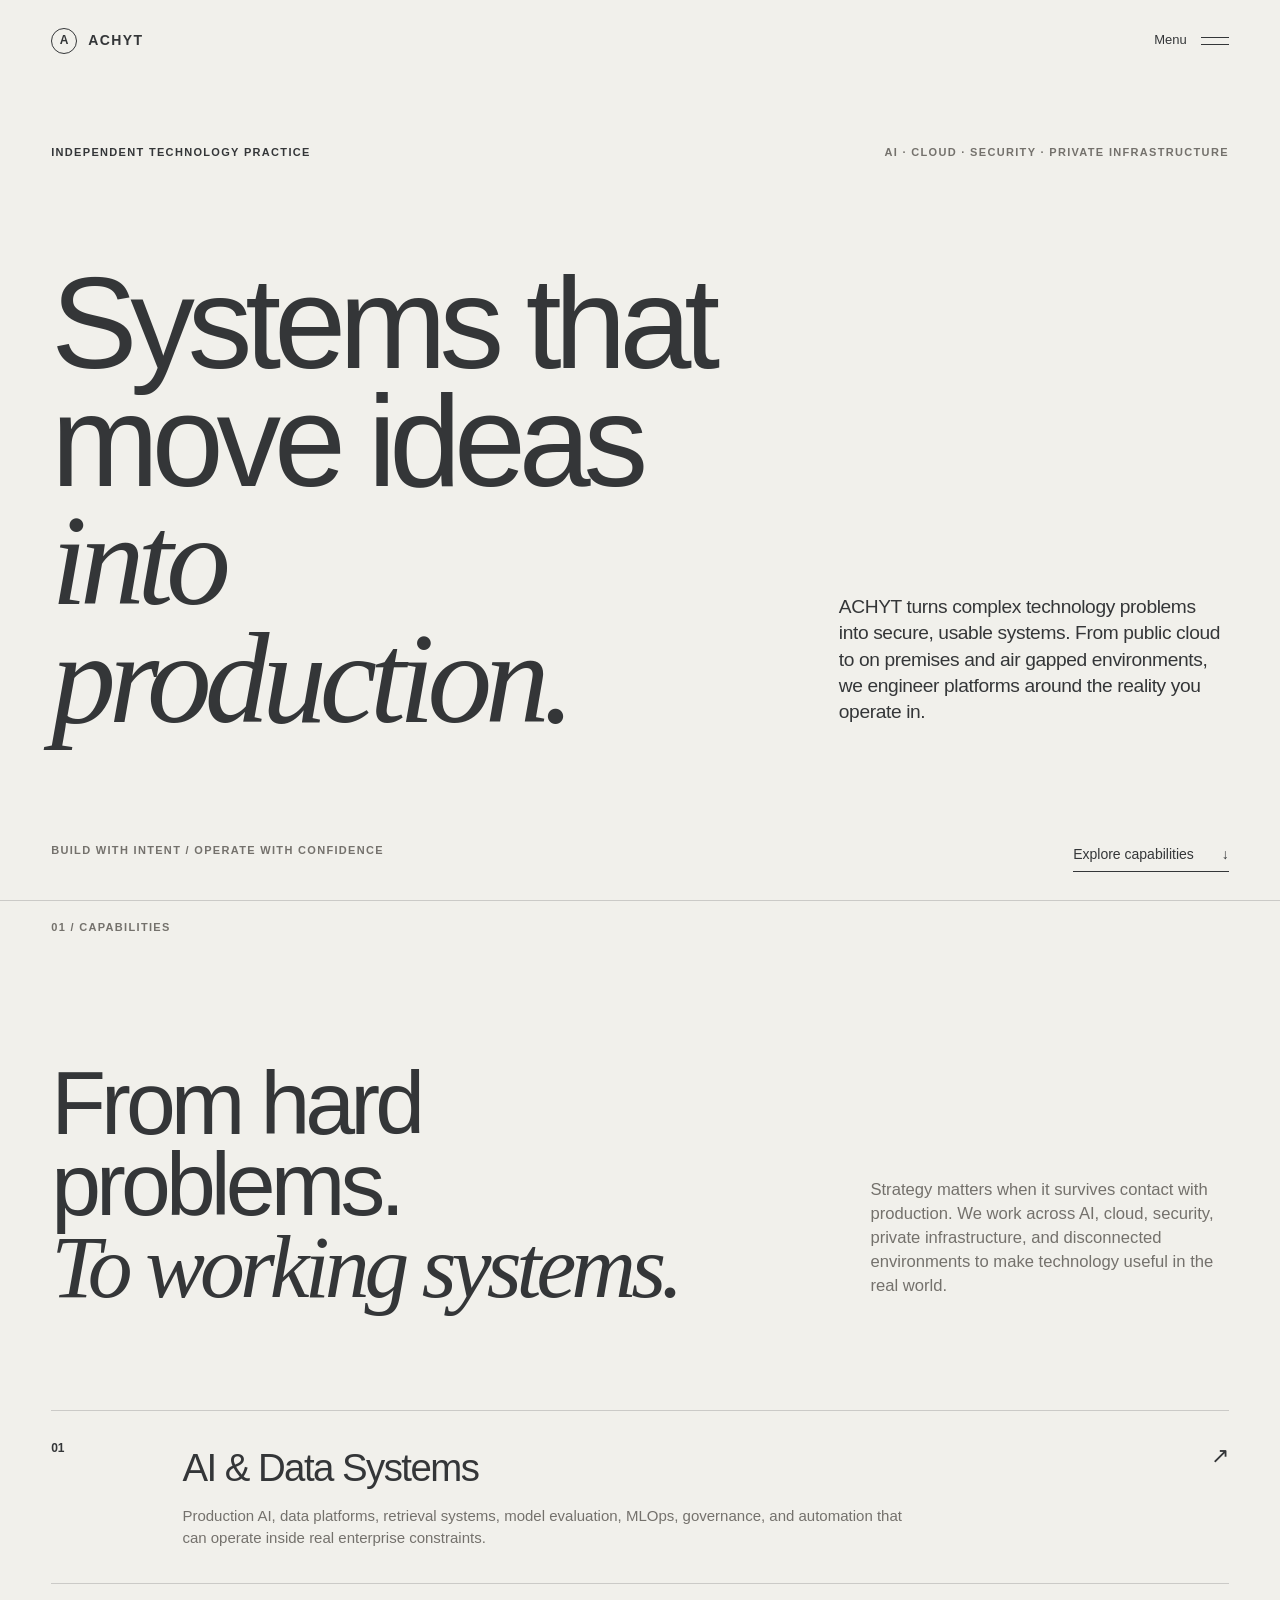
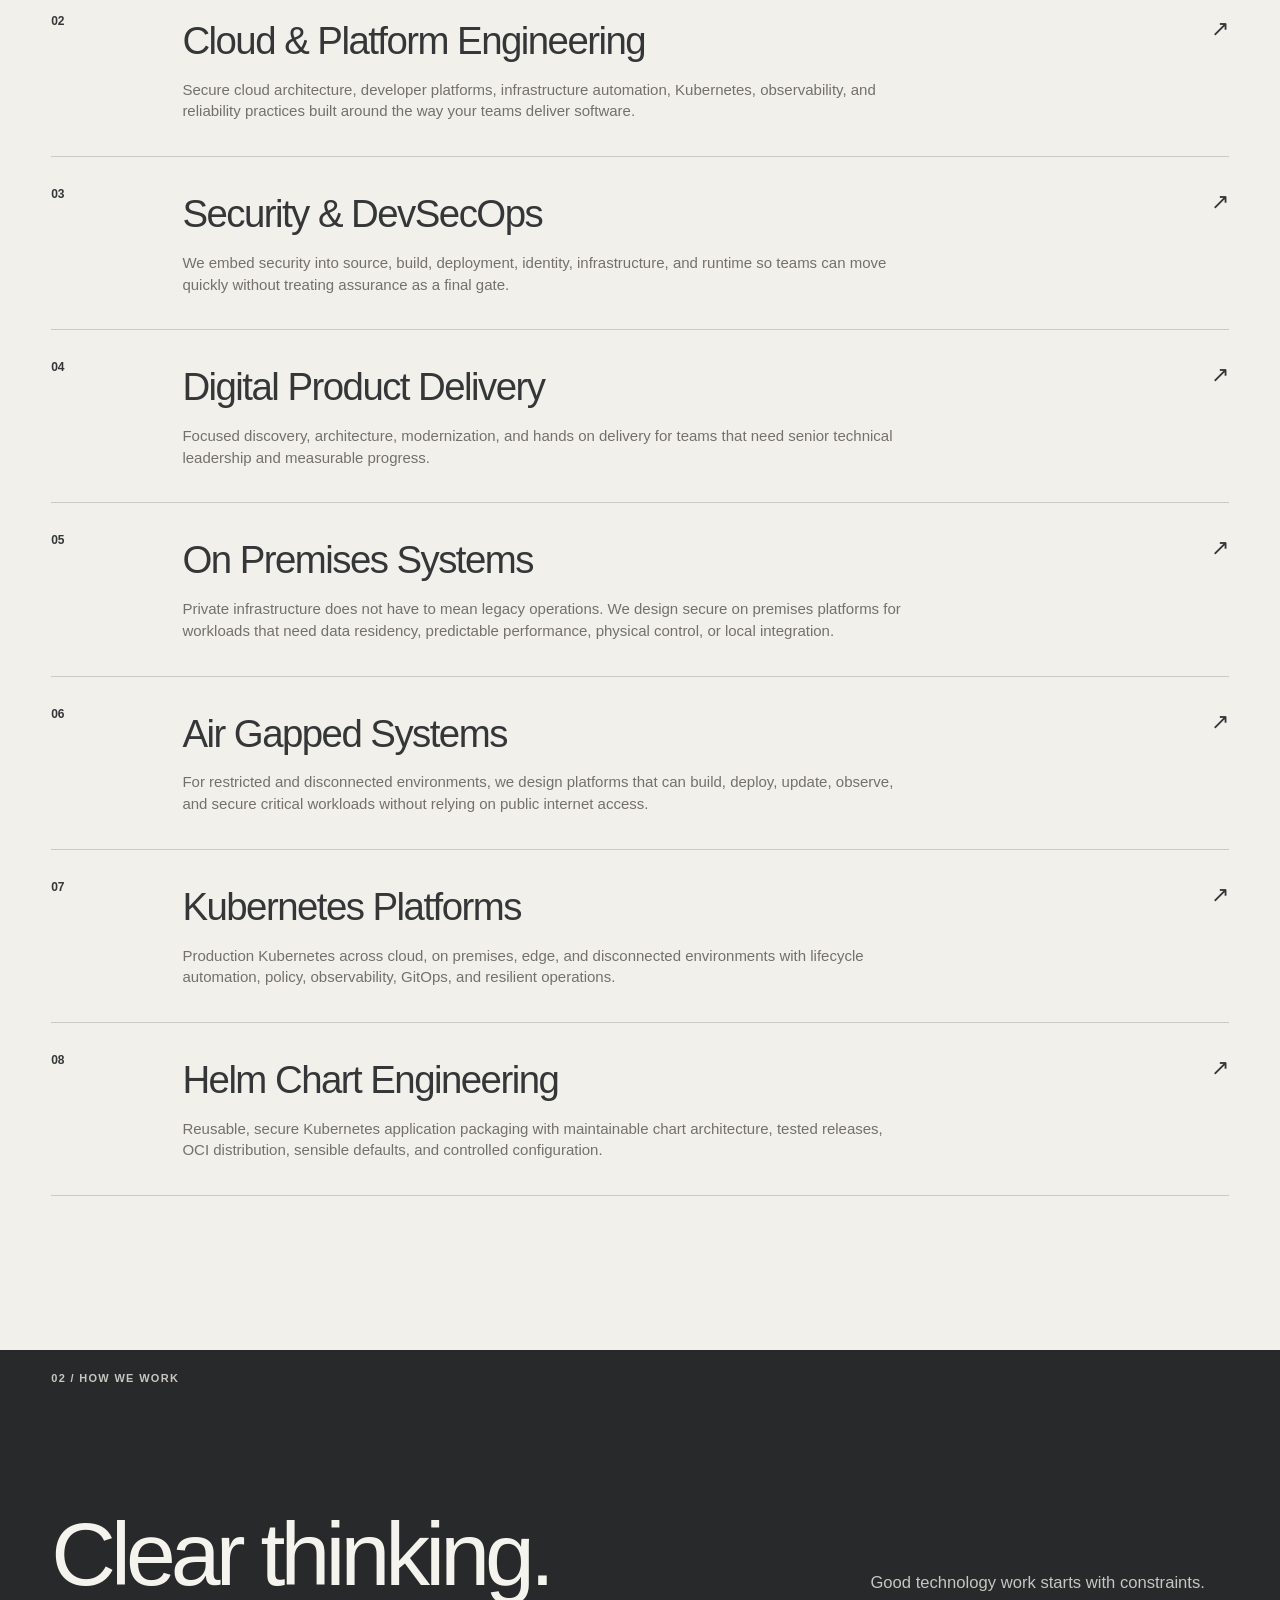
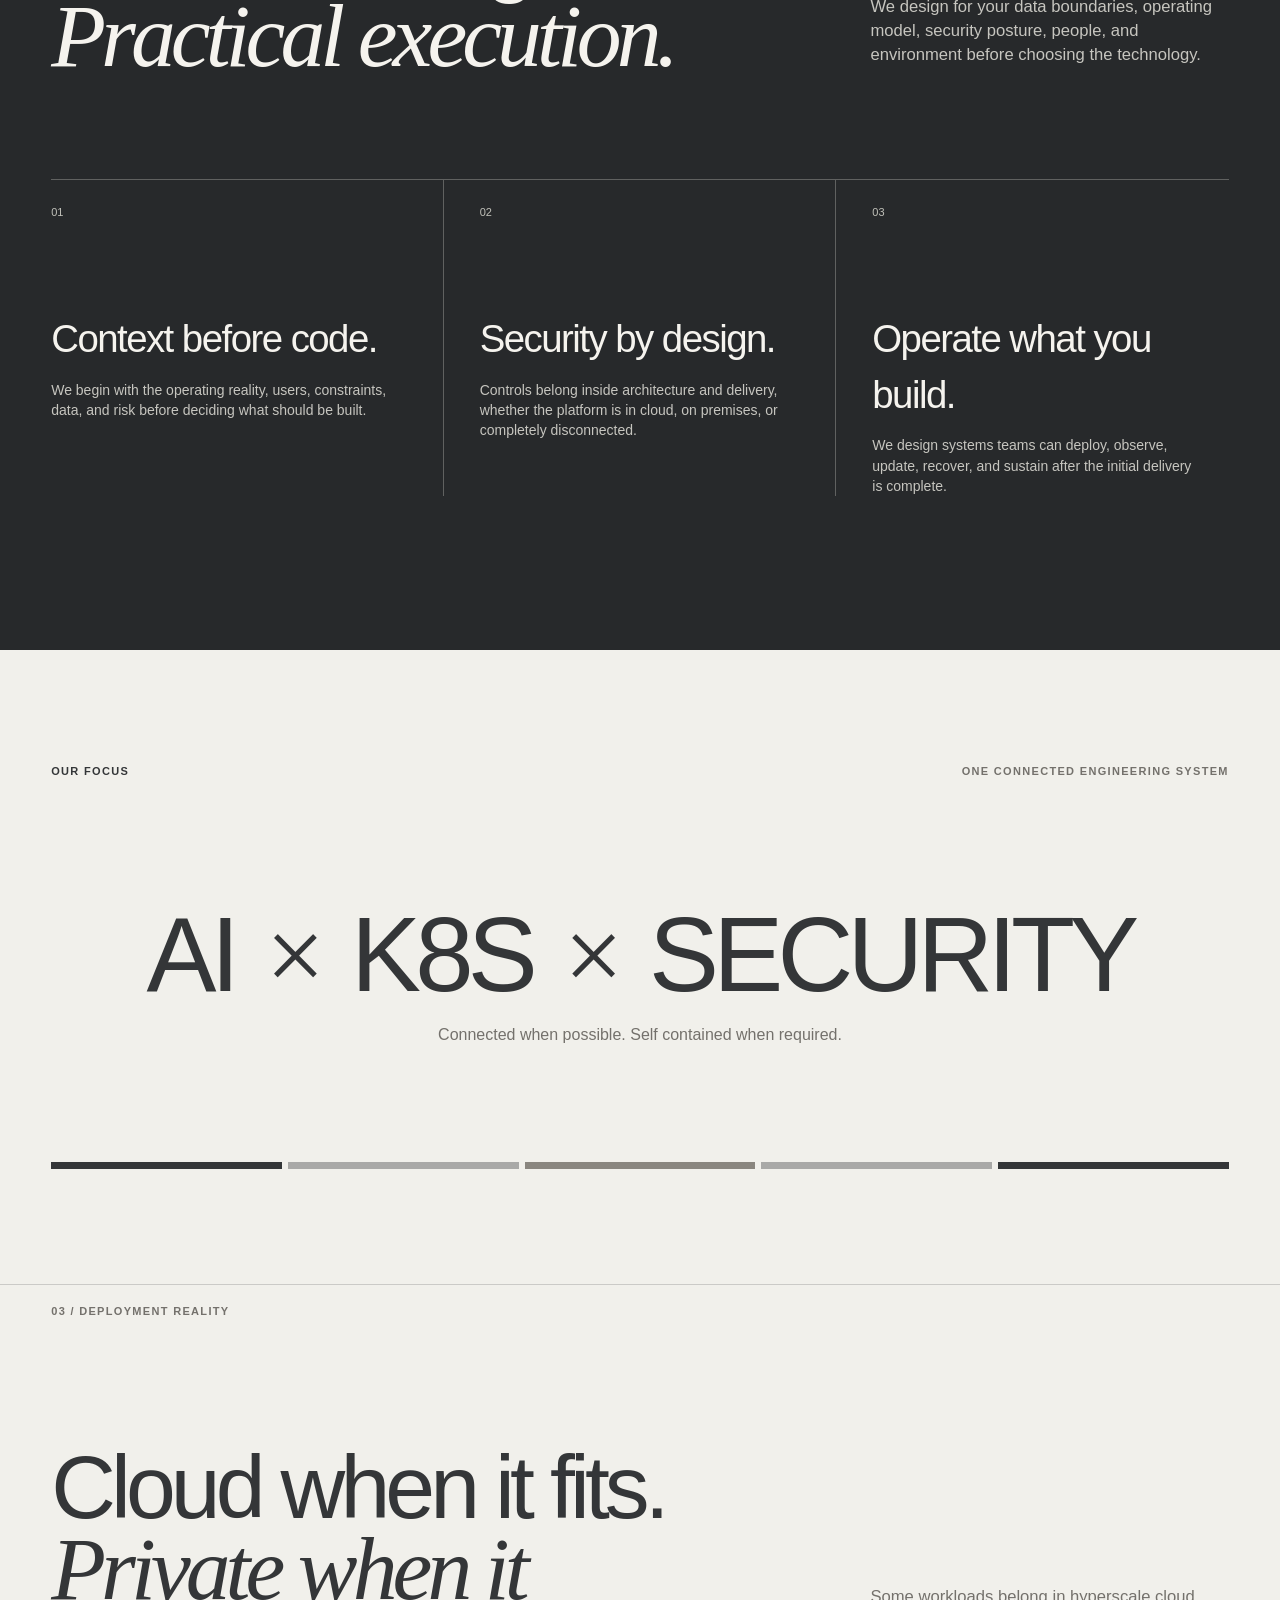
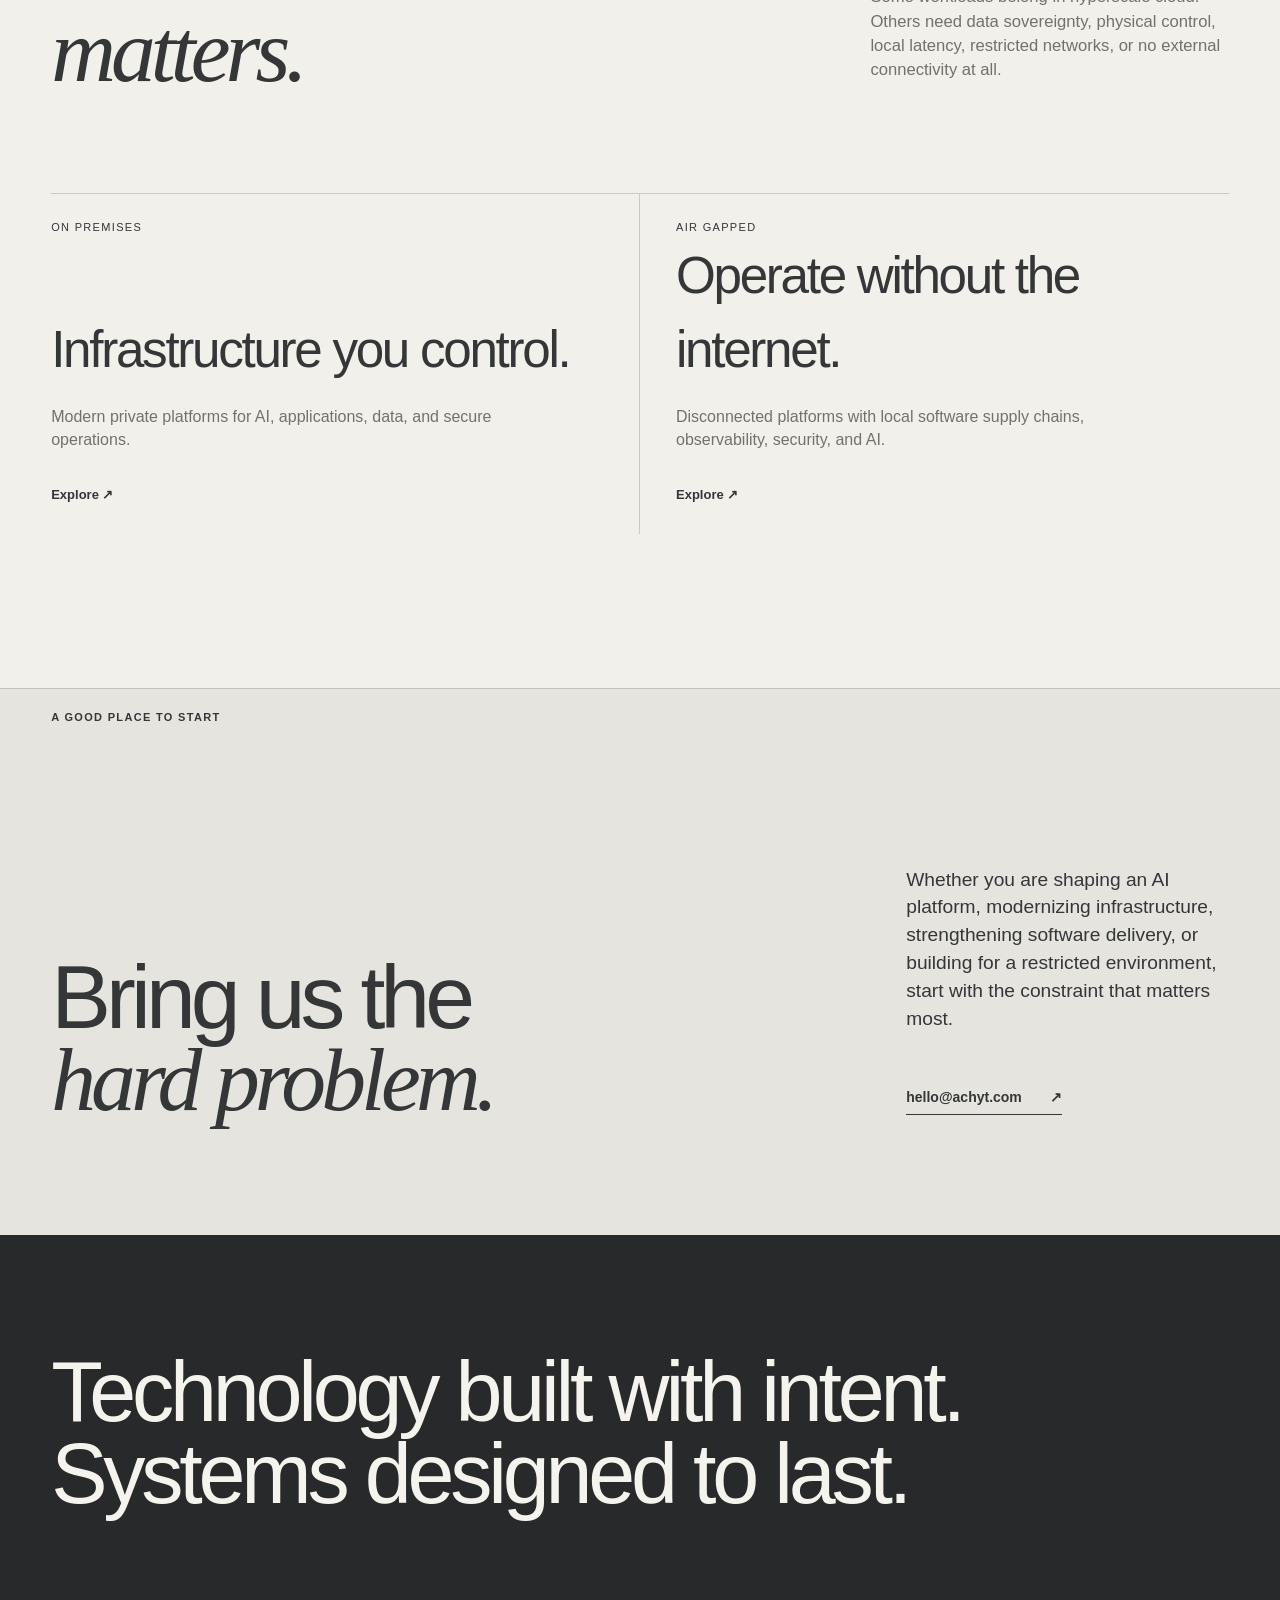
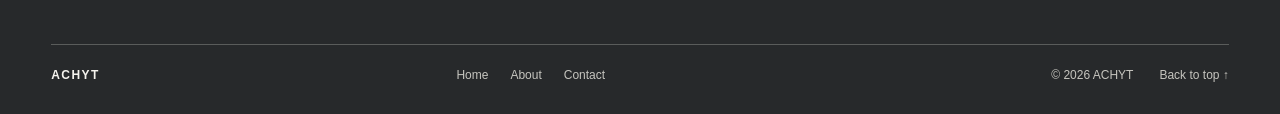
<file: index.html>
<!doctype html><html lang="en"><head><meta charset="utf-8"><meta name="viewport" content="width=device-width, initial-scale=1"><meta name="theme-color" content="#f2f1ec"><meta name="description" content="ACHYT engineers secure AI, cloud, Kubernetes, Helm, on premises, and air gapped systems."><title>ACHYT — Technology built with intent</title><link rel="canonical" href="https://achyt.com/"><link rel="icon" href="favicon.svg" type="image/svg+xml"><link rel="stylesheet" href="styles.css"></head><body><a class="skip-link" href="#main">Skip to content</a>
<header class="site-header" data-header>
  <a class="brand" href="index.html" aria-label="ACHYT home"><span class="brand-mark">A</span><span class="brand-word">ACHYT</span></a>
  <button class="menu-toggle" type="button" aria-expanded="false" aria-controls="site-nav" data-menu-toggle><span class="menu-label">Menu</span><span class="menu-icon" aria-hidden="true"><i></i><i></i></span></button>
  <nav class="site-nav" id="site-nav" aria-label="Primary" data-nav>
    <div class="nav-inner">
      <div class="nav-primary">
        <a href="index.html">Home</a>
        <a href="index.html#approach">Approach</a>
        <a href="about.html">About</a>
        <a href="mailto:hello@achyt.com">Contact</a>
      </div>
      <div class="nav-services"><p>Capabilities</p><a href="ai-data.html"><span>01</span>AI & Data Systems</a><a href="cloud-platform.html"><span>02</span>Cloud & Platform Engineering</a><a href="security-devsecops.html"><span>03</span>Security & DevSecOps</a><a href="digital-delivery.html"><span>04</span>Digital Product Delivery</a><a href="on-prem.html"><span>05</span>On Premises Systems</a><a href="air-gapped.html"><span>06</span>Air Gapped Systems</a><a href="kubernetes.html"><span>07</span>Kubernetes Engineering</a><a href="helm-charts.html"><span>08</span>Helm Chart Engineering</a></div>
      <div class="nav-foot"><span>AI · KUBERNETES · CLOUD · SECURITY · PRIVATE INFRASTRUCTURE</span><a href="mailto:hello@achyt.com">hello@achyt.com ↗</a></div>
    </div>
  </nav>
</header><main id="main">
<section class="hero section-shell" id="top"><div class="hero-meta"><p class="eyebrow">Independent technology practice</p><p class="micro-copy">AI · Cloud · Security · Private Infrastructure</p></div><div class="hero-copy"><h1>Systems that<br>move ideas<br><em>into production.</em></h1><p class="hero-intro">ACHYT turns complex technology problems into secure, usable systems. From public cloud to on premises and air gapped environments, we engineer platforms around the reality you operate in.</p></div><div class="hero-bottom"><p class="coordinate">BUILD WITH INTENT / OPERATE WITH CONFIDENCE</p><a class="text-link" href="#work">Explore capabilities <span>↓</span></a></div></section>
<section class="section-shell ruled-section" id="work"><div class="section-index"><p>01 / CAPABILITIES</p></div><div class="section-heading"><h2>From hard problems.<br><em>To working systems.</em></h2><p>Strategy matters when it survives contact with production. We work across AI, cloud, security, private infrastructure, and disconnected environments to make technology useful in the real world.</p></div><div class="capability-grid"><a class="capability" href="ai-data.html"><div class="capability-number">01</div><div><h3>AI & Data Systems</h3><p>Production AI, data platforms, retrieval systems, model evaluation, MLOps, governance, and automation that can operate inside real enterprise constraints.</p></div><span class="capability-arrow" aria-hidden="true">↗</span></a><a class="capability" href="cloud-platform.html"><div class="capability-number">02</div><div><h3>Cloud & Platform Engineering</h3><p>Secure cloud architecture, developer platforms, infrastructure automation, Kubernetes, observability, and reliability practices built around the way your teams deliver software.</p></div><span class="capability-arrow" aria-hidden="true">↗</span></a><a class="capability" href="security-devsecops.html"><div class="capability-number">03</div><div><h3>Security & DevSecOps</h3><p>We embed security into source, build, deployment, identity, infrastructure, and runtime so teams can move quickly without treating assurance as a final gate.</p></div><span class="capability-arrow" aria-hidden="true">↗</span></a><a class="capability" href="digital-delivery.html"><div class="capability-number">04</div><div><h3>Digital Product Delivery</h3><p>Focused discovery, architecture, modernization, and hands on delivery for teams that need senior technical leadership and measurable progress.</p></div><span class="capability-arrow" aria-hidden="true">↗</span></a><a class="capability" href="on-prem.html"><div class="capability-number">05</div><div><h3>On Premises Systems</h3><p>Private infrastructure does not have to mean legacy operations. We design secure on premises platforms for workloads that need data residency, predictable performance, physical control, or local integration.</p></div><span class="capability-arrow" aria-hidden="true">↗</span></a><a class="capability" href="air-gapped.html"><div class="capability-number">06</div><div><h3>Air Gapped Systems</h3><p>For restricted and disconnected environments, we design platforms that can build, deploy, update, observe, and secure critical workloads without relying on public internet access.</p></div><span class="capability-arrow" aria-hidden="true">↗</span></a><a class="capability" href="kubernetes.html"><div class="capability-number">07</div><div><h3>Kubernetes Platforms</h3><p>Production Kubernetes across cloud, on premises, edge, and disconnected environments with lifecycle automation, policy, observability, GitOps, and resilient operations.</p></div><span class="capability-arrow" aria-hidden="true">↗</span></a><a class="capability" href="helm-charts.html"><div class="capability-number">08</div><div><h3>Helm Chart Engineering</h3><p>Reusable, secure Kubernetes application packaging with maintainable chart architecture, tested releases, OCI distribution, sensible defaults, and controlled configuration.</p></div><span class="capability-arrow" aria-hidden="true">↗</span></a></div></section>
<section class="section-shell dark-section" id="approach"><div class="section-index"><p>02 / HOW WE WORK</p></div><div class="section-heading"><h2>Clear thinking.<br><em>Practical execution.</em></h2><p>Good technology work starts with constraints. We design for your data boundaries, operating model, security posture, people, and environment before choosing the technology.</p></div><div class="principles"><article class="principle"><span>01</span><h3>Context before code.</h3><p>We begin with the operating reality, users, constraints, data, and risk before deciding what should be built.</p></article><article class="principle"><span>02</span><h3>Security by design.</h3><p>Controls belong inside architecture and delivery, whether the platform is in cloud, on premises, or completely disconnected.</p></article><article class="principle"><span>03</span><h3>Operate what you build.</h3><p>We design systems teams can deploy, observe, update, recover, and sustain after the initial delivery is complete.</p></article></div></section>
<section class="section-shell signal-section"><div class="signal-row"><p class="eyebrow">OUR FOCUS</p><p class="signal-note">One connected engineering system</p></div><div class="signal-lockup"><h2>AI <span>×</span> K8S <span>×</span> SECURITY</h2><p>Connected when possible. Self contained when required.</p></div><div class="signal-line"><span></span><span></span><span></span><span></span><span></span></div></section>
<section class="section-shell ruled-section"><div class="section-index"><p>03 / DEPLOYMENT REALITY</p></div><div class="section-heading"><h2>Cloud when it fits.<br><em>Private when it matters.</em></h2><p>Some workloads belong in hyperscale cloud. Others need data sovereignty, physical control, local latency, restricted networks, or no external connectivity at all.</p></div><div class="environment-pair"><a href="on-prem.html"><span>ON PREMISES</span><h3>Infrastructure you control.</h3><p>Modern private platforms for AI, applications, data, and secure operations.</p><strong>Explore ↗</strong></a><a href="air-gapped.html"><span>AIR GAPPED</span><h3>Operate without the internet.</h3><p>Disconnected platforms with local software supply chains, observability, security, and AI.</p><strong>Explore ↗</strong></a></div></section>
<section class="section-shell contact-section" id="contact"><div class="contact-label">A GOOD PLACE TO START</div><div class="contact-main"><h2>Bring us the<br><em>hard problem.</em></h2><div class="contact-side"><p>Whether you are shaping an AI platform, modernizing infrastructure, strengthening software delivery, or building for a restricted environment, start with the constraint that matters most.</p><a class="contact-link" href="mailto:hello@achyt.com">hello@achyt.com <span>↗</span></a></div></div></section></main><footer class="site-footer"><div class="footer-statement">Technology built with intent.<br>Systems designed to last.</div><div class="footer-bottom"><div class="footer-brand">ACHYT</div><nav aria-label="Footer"><a href="index.html">Home</a><a href="about.html">About</a><a href="mailto:hello@achyt.com">Contact</a></nav><p>© <span data-year></span> ACHYT</p><a href="#top">Back to top ↑</a></div></footer><script src="script.js"></script></body></html>
</file>
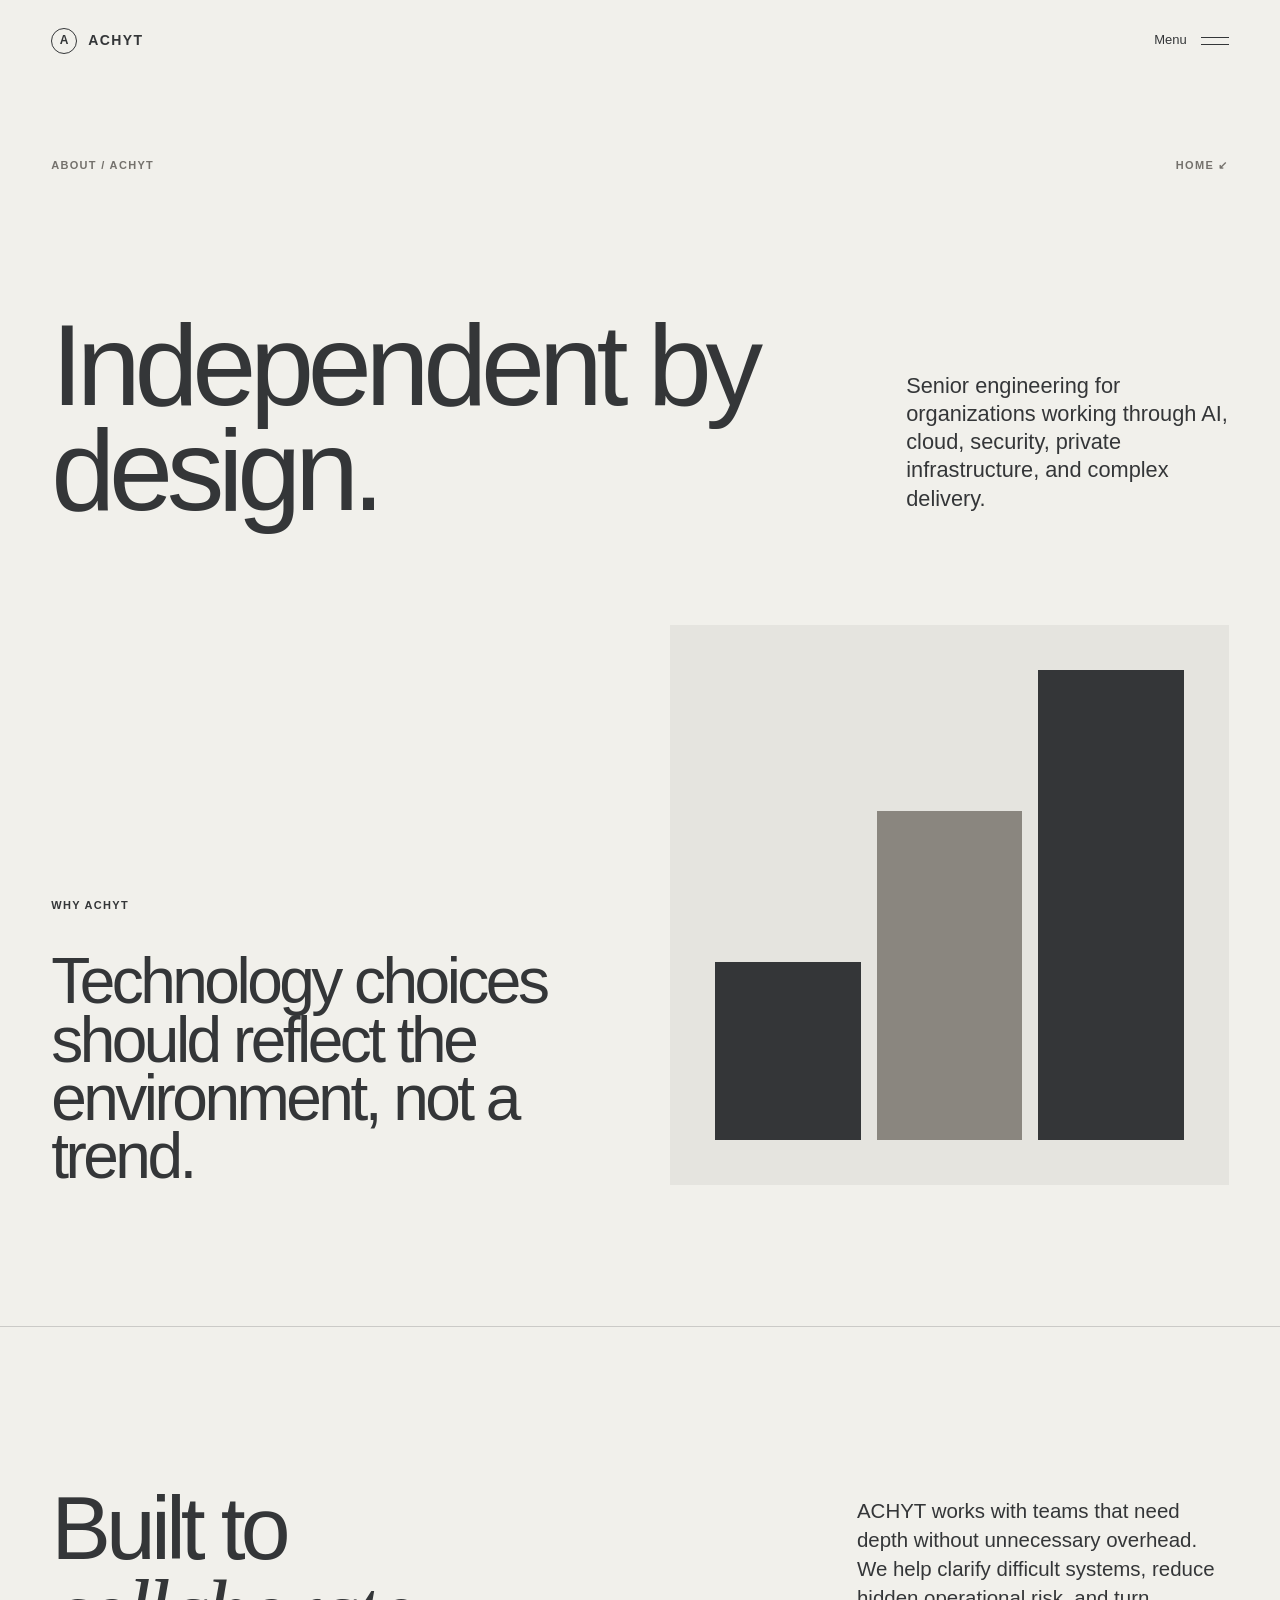
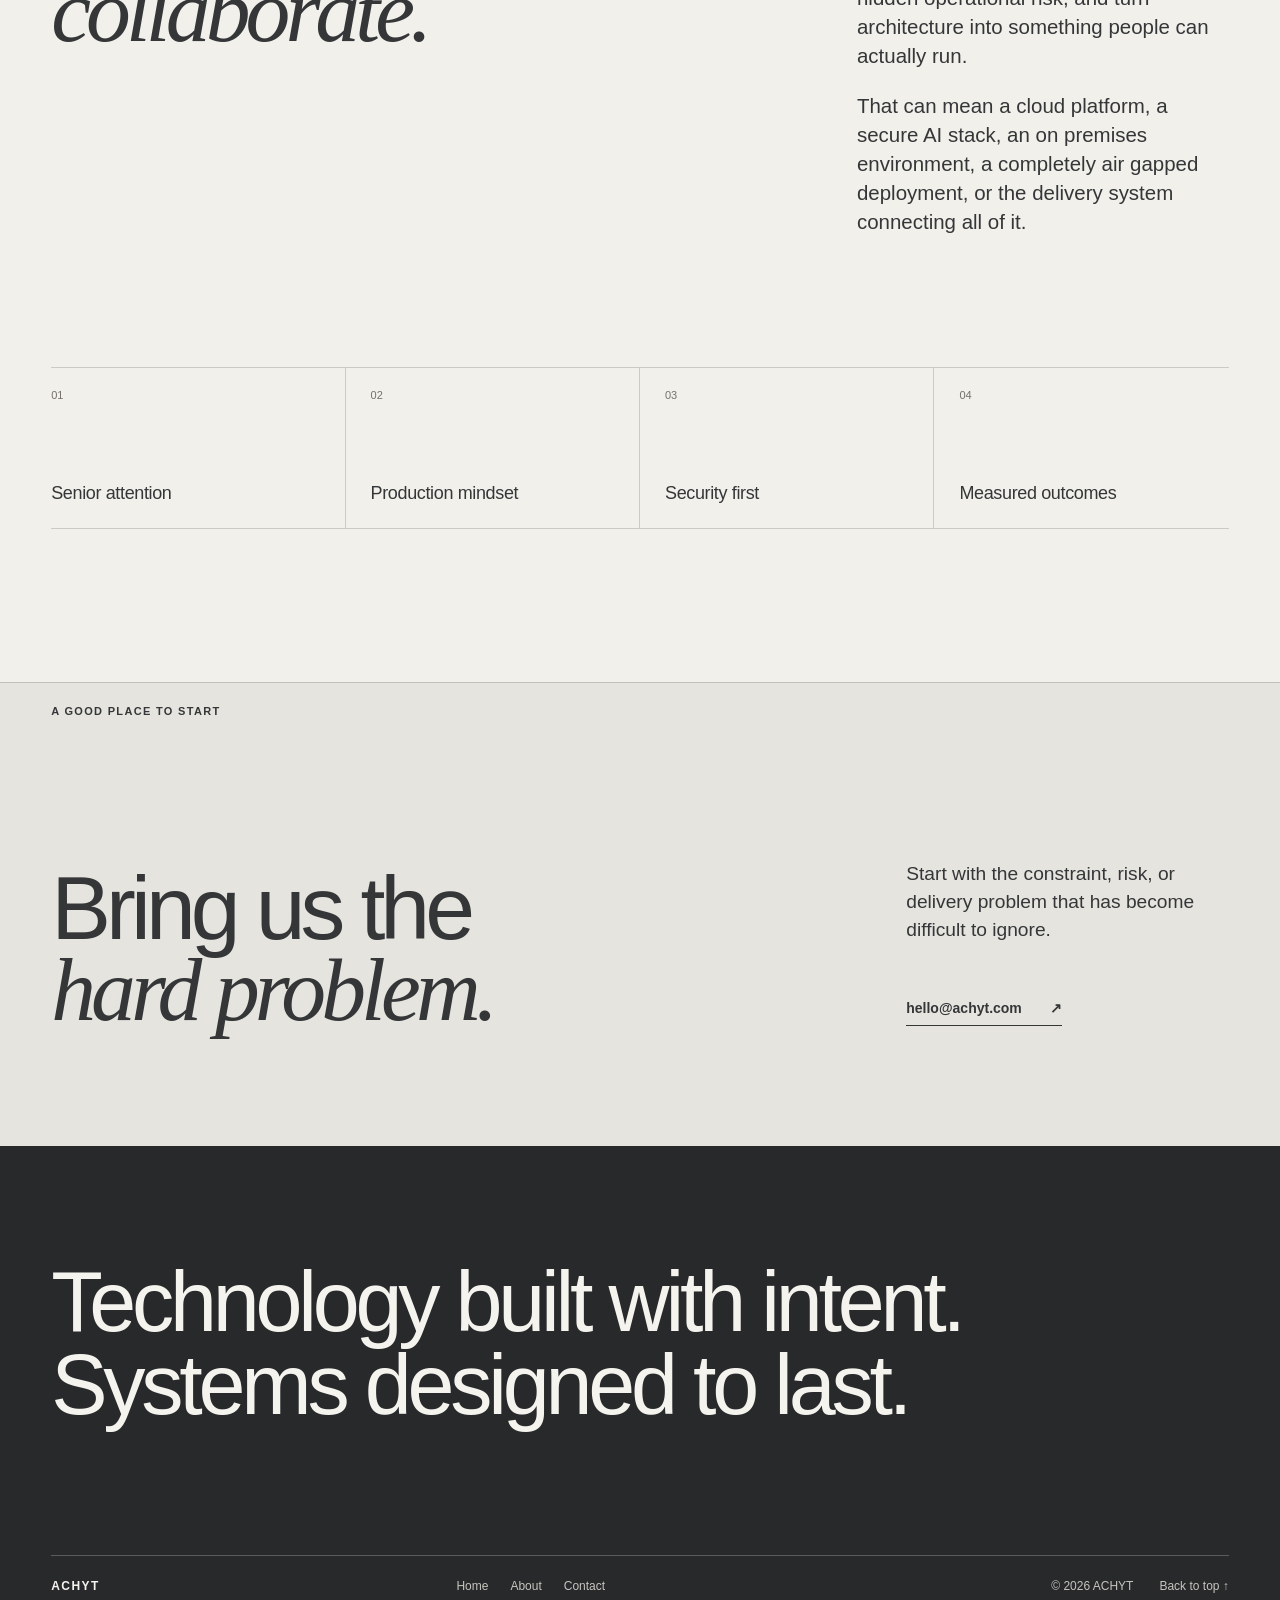
<file: about.html>
<!doctype html><html lang="en"><head><meta charset="utf-8"><meta name="viewport" content="width=device-width, initial-scale=1"><meta name="theme-color" content="#f2f1ec"><meta name="description" content="About ACHYT and its engineering approach."><title>About ACHYT</title><link rel="canonical" href="https://achyt.com/about.html"><link rel="icon" href="favicon.svg" type="image/svg+xml"><link rel="stylesheet" href="styles.css"></head><body><a class="skip-link" href="#main">Skip to content</a>
<header class="site-header" data-header>
  <a class="brand" href="index.html" aria-label="ACHYT home"><span class="brand-mark">A</span><span class="brand-word">ACHYT</span></a>
  <button class="menu-toggle" type="button" aria-expanded="false" aria-controls="site-nav" data-menu-toggle><span class="menu-label">Menu</span><span class="menu-icon" aria-hidden="true"><i></i><i></i></span></button>
  <nav class="site-nav" id="site-nav" aria-label="Primary" data-nav>
    <div class="nav-inner">
      <div class="nav-primary">
        <a href="index.html">Home</a>
        <a href="index.html#approach">Approach</a>
        <a href="about.html">About</a>
        <a href="mailto:hello@achyt.com">Contact</a>
      </div>
      <div class="nav-services"><p>Capabilities</p><a href="ai-data.html"><span>01</span>AI & Data Systems</a><a href="cloud-platform.html"><span>02</span>Cloud & Platform Engineering</a><a href="security-devsecops.html"><span>03</span>Security & DevSecOps</a><a href="digital-delivery.html"><span>04</span>Digital Product Delivery</a><a href="on-prem.html"><span>05</span>On Premises Systems</a><a href="air-gapped.html"><span>06</span>Air Gapped Systems</a><a href="kubernetes.html"><span>07</span>Kubernetes Engineering</a><a href="helm-charts.html"><span>08</span>Helm Chart Engineering</a></div>
      <div class="nav-foot"><span>AI · KUBERNETES · CLOUD · SECURITY · PRIVATE INFRASTRUCTURE</span><a href="mailto:hello@achyt.com">hello@achyt.com ↗</a></div>
    </div>
  </nav>
</header><main id="main"><section class="page-hero section-shell" id="top"><div class="page-kicker"><span>ABOUT / ACHYT</span><a href="index.html">Home ↙</a></div><div class="page-title"><h1>Independent by design.</h1><p>Senior engineering for organizations working through AI, cloud, security, private infrastructure, and complex delivery.</p></div></section><section class="about-feature section-shell"><div class="about-feature-copy"><p class="eyebrow">WHY ACHYT</p><h2>Technology choices should reflect the environment, not a trend.</h2></div><div class="about-feature-art" aria-hidden="true"><div></div><div></div><div></div></div></section><section class="section-shell ruled-section"><div class="about-grid"><div class="about-title"><h2>Built to<br><em>collaborate.</em></h2></div><div class="about-copy"><p>ACHYT works with teams that need depth without unnecessary overhead. We help clarify difficult systems, reduce hidden operational risk, and turn architecture into something people can actually run.</p><p>That can mean a cloud platform, a secure AI stack, an on premises environment, a completely air gapped deployment, or the delivery system connecting all of it.</p></div></div><div class="facts"><div><span>01</span><p>Senior attention</p></div><div><span>02</span><p>Production mindset</p></div><div><span>03</span><p>Security first</p></div><div><span>04</span><p>Measured outcomes</p></div></div></section><section class="section-shell contact-section"><div class="contact-label">A GOOD PLACE TO START</div><div class="contact-main"><h2>Bring us the<br><em>hard problem.</em></h2><div class="contact-side"><p>Start with the constraint, risk, or delivery problem that has become difficult to ignore.</p><a class="contact-link" href="mailto:hello@achyt.com">hello@achyt.com <span>↗</span></a></div></div></section></main><footer class="site-footer"><div class="footer-statement">Technology built with intent.<br>Systems designed to last.</div><div class="footer-bottom"><div class="footer-brand">ACHYT</div><nav aria-label="Footer"><a href="index.html">Home</a><a href="about.html">About</a><a href="mailto:hello@achyt.com">Contact</a></nav><p>© <span data-year></span> ACHYT</p><a href="#top">Back to top ↑</a></div></footer><script src="script.js"></script></body></html>
</file>
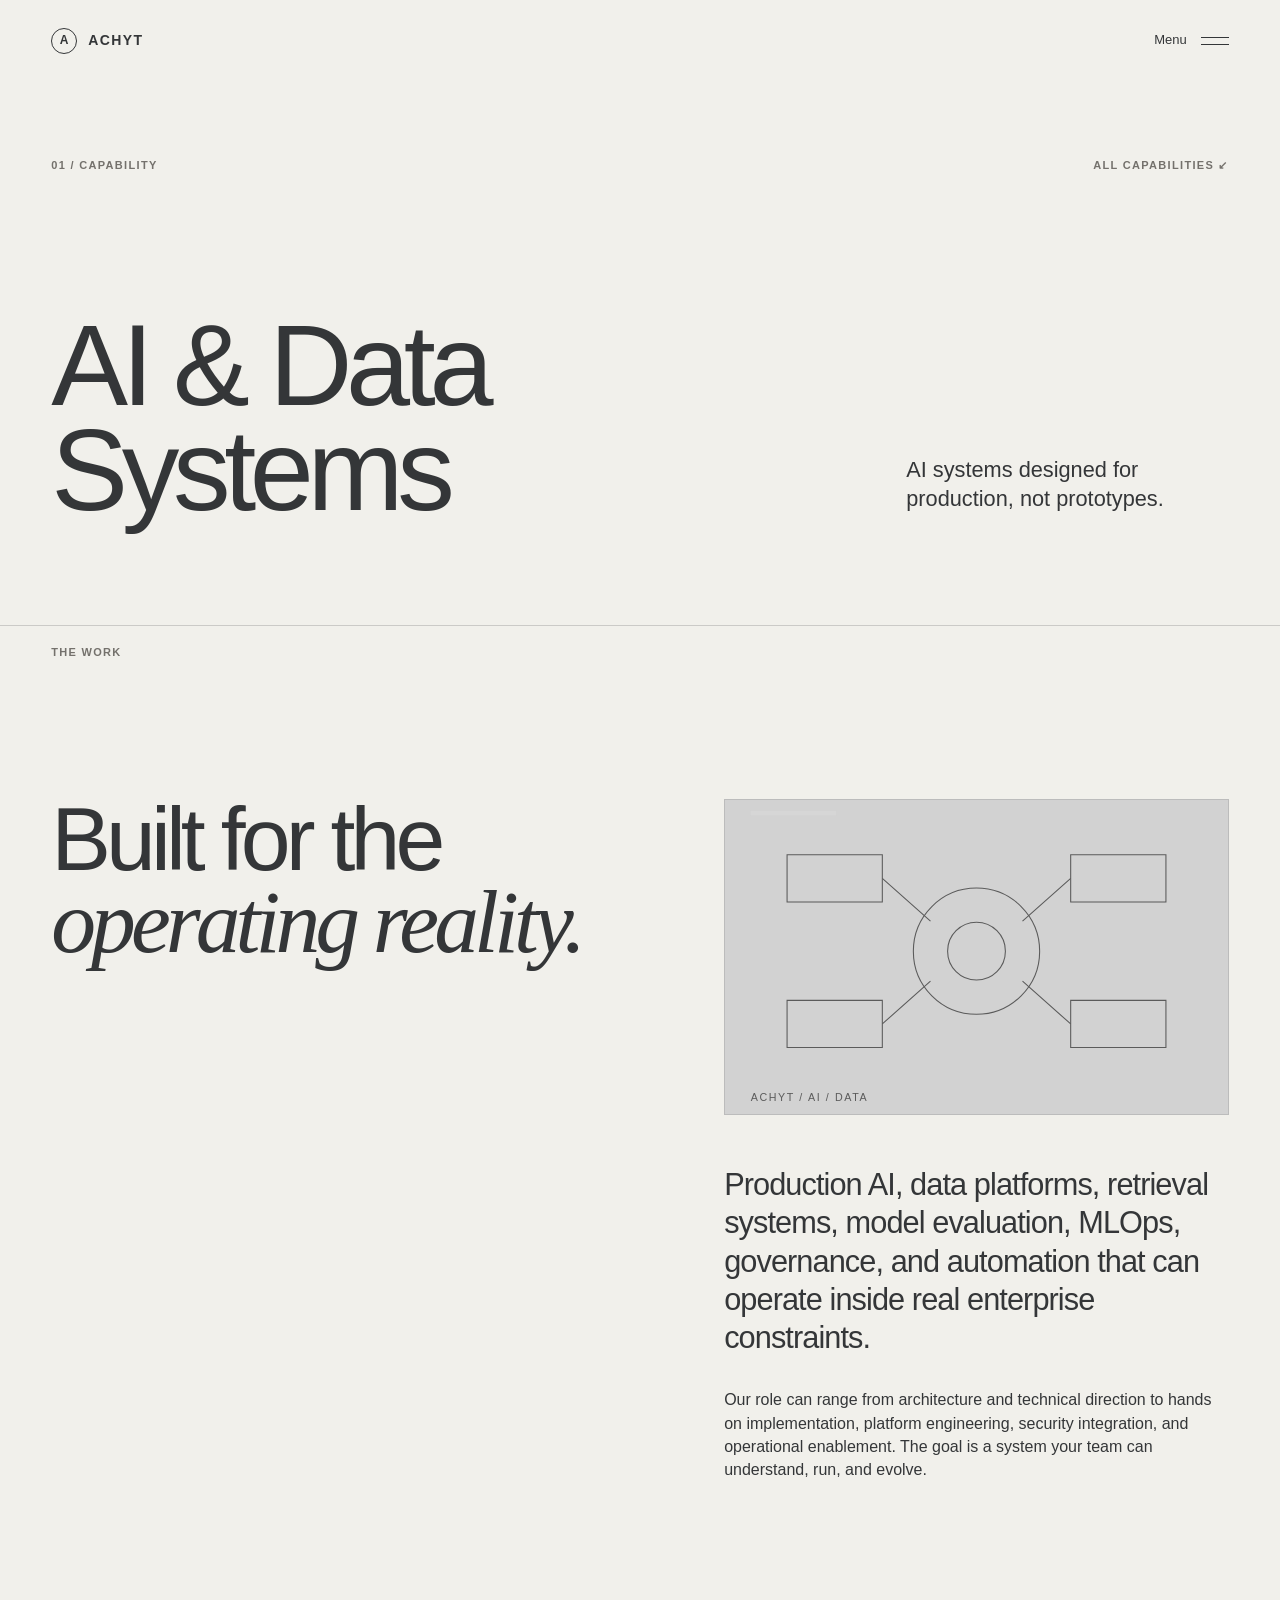
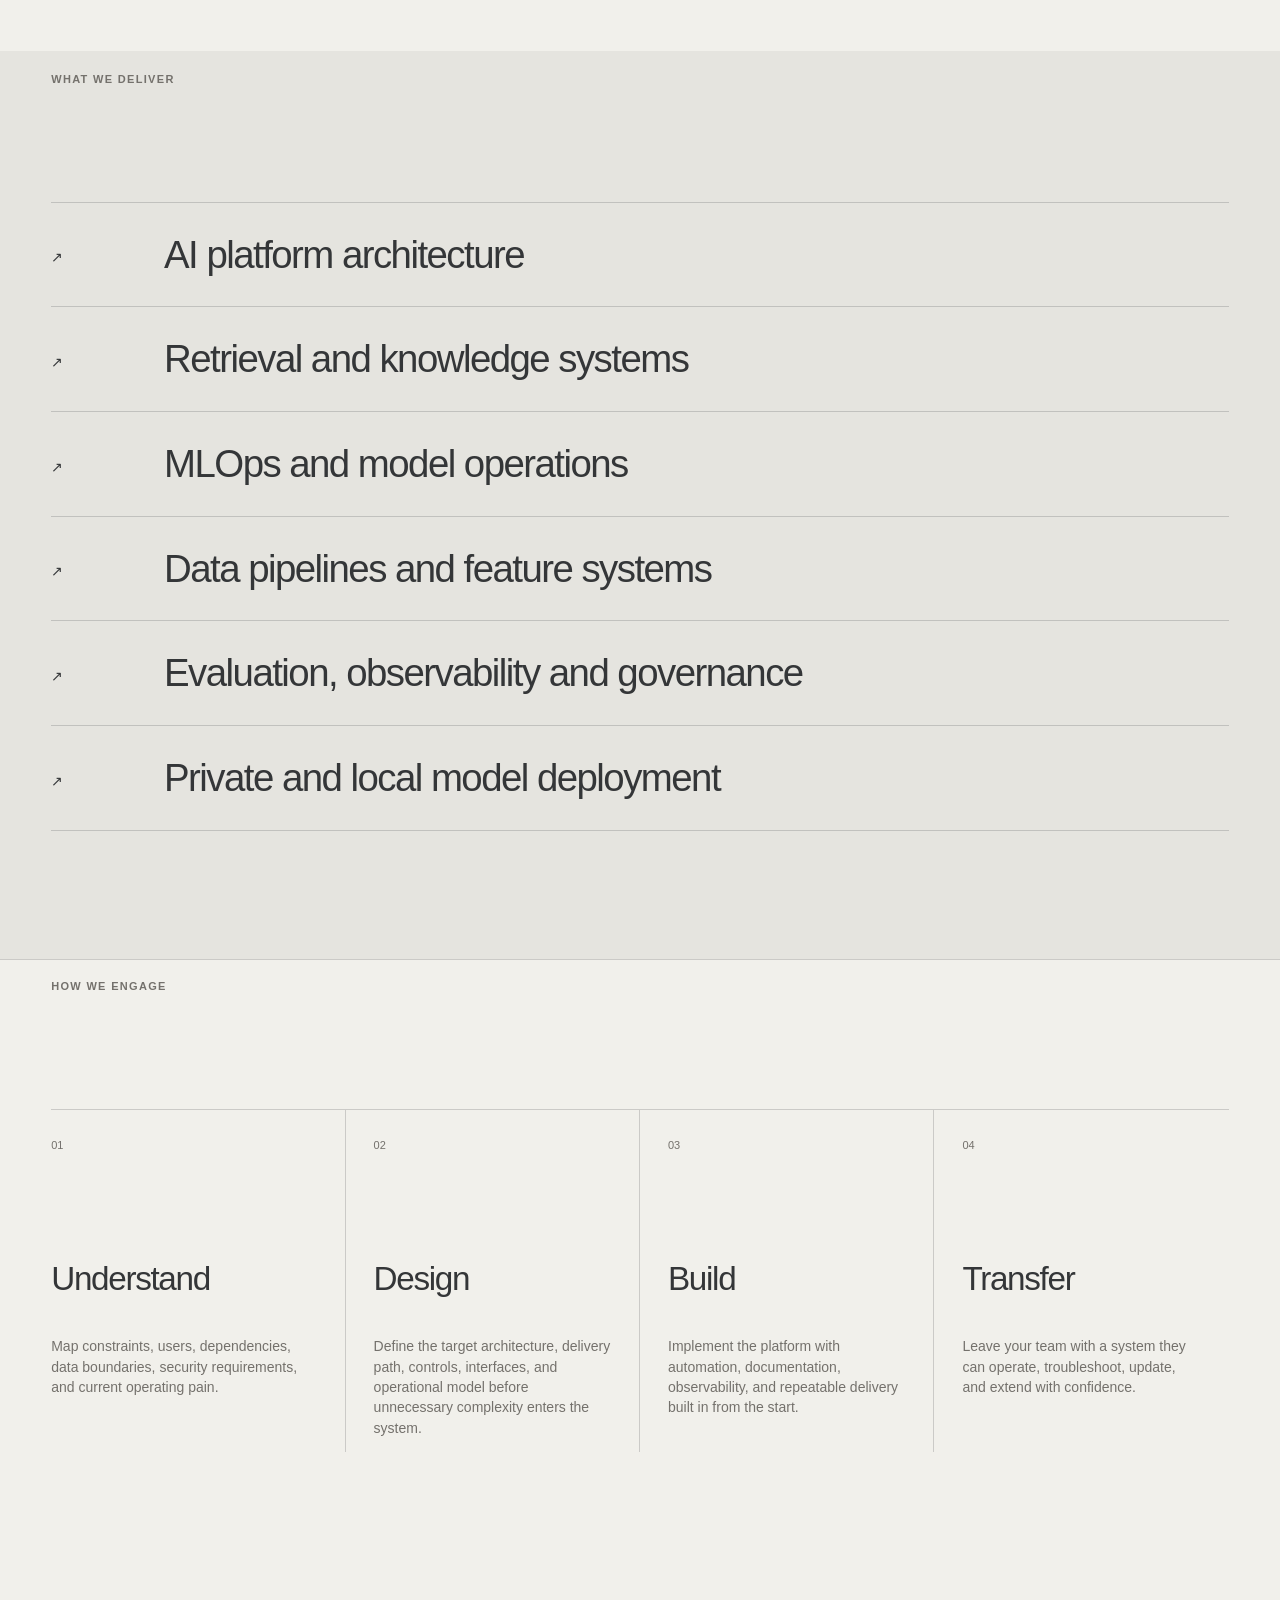
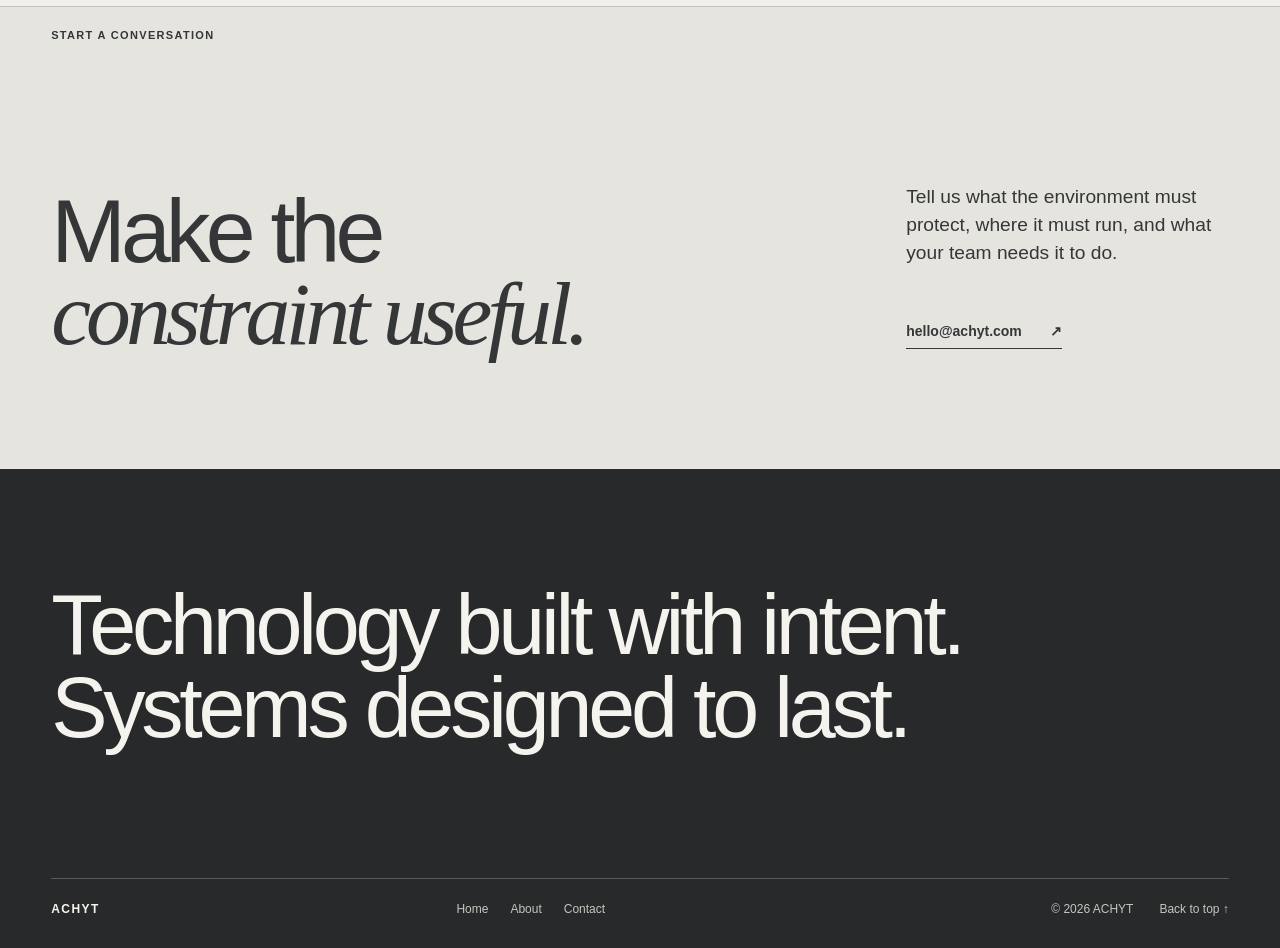
<file: ai-data.html>
<!doctype html><html lang="en"><head><meta charset="utf-8"><meta name="viewport" content="width=device-width, initial-scale=1"><meta name="theme-color" content="#f2f1ec"><meta name="description" content="Production AI, data platforms, retrieval systems, model evaluation, MLOps, governance, and automation that can operate inside real enterprise constraints."><title>AI &amp; Data Systems — ACHYT</title><link rel="canonical" href="https://achyt.com/ai-data.html"><link rel="icon" href="favicon.svg" type="image/svg+xml"><link rel="stylesheet" href="styles.css"></head><body><a class="skip-link" href="#main">Skip to content</a>
<header class="site-header" data-header>
  <a class="brand" href="index.html" aria-label="ACHYT home"><span class="brand-mark">A</span><span class="brand-word">ACHYT</span></a>
  <button class="menu-toggle" type="button" aria-expanded="false" aria-controls="site-nav" data-menu-toggle><span class="menu-label">Menu</span><span class="menu-icon" aria-hidden="true"><i></i><i></i></span></button>
  <nav class="site-nav" id="site-nav" aria-label="Primary" data-nav>
    <div class="nav-inner">
      <div class="nav-primary">
        <a href="index.html">Home</a>
        <a href="index.html#approach">Approach</a>
        <a href="about.html">About</a>
        <a href="mailto:hello@achyt.com">Contact</a>
      </div>
      <div class="nav-services"><p>Capabilities</p><a href="ai-data.html"><span>01</span>AI & Data Systems</a><a href="cloud-platform.html"><span>02</span>Cloud & Platform Engineering</a><a href="security-devsecops.html"><span>03</span>Security & DevSecOps</a><a href="digital-delivery.html"><span>04</span>Digital Product Delivery</a><a href="on-prem.html"><span>05</span>On Premises Systems</a><a href="air-gapped.html"><span>06</span>Air Gapped Systems</a><a href="kubernetes.html"><span>07</span>Kubernetes Engineering</a><a href="helm-charts.html"><span>08</span>Helm Chart Engineering</a></div>
      <div class="nav-foot"><span>AI · KUBERNETES · CLOUD · SECURITY · PRIVATE INFRASTRUCTURE</span><a href="mailto:hello@achyt.com">hello@achyt.com ↗</a></div>
    </div>
  </nav>
</header><main id="main">
<section class="page-hero section-shell" id="top"><div class="page-kicker"><span>01 / CAPABILITY</span><a href="index.html#work">All capabilities ↙</a></div><div class="page-title"><h1>AI & Data Systems</h1><p>AI systems designed for production, not prototypes.</p></div></section>
<section class="service-intro section-shell ruled-section"><div class="section-index"><p>THE WORK</p></div><div class="service-intro-grid"><h2>Built for the<br><em>operating reality.</em></h2><div class="service-story"><figure class="service-visual"><img class="service-image" src="assets/ai-data.svg" alt="Abstract technical illustration for AI & Data Systems"></figure><div><p class="lead">Production AI, data platforms, retrieval systems, model evaluation, MLOps, governance, and automation that can operate inside real enterprise constraints.</p><p>Our role can range from architecture and technical direction to hands on implementation, platform engineering, security integration, and operational enablement. The goal is a system your team can understand, run, and evolve.</p></div></div></div></section>
<section class="service-list-wrap"><div class="section-shell"><div class="section-index"><p>WHAT WE DELIVER</p></div><ul class="service-list"><li>AI platform architecture</li><li>Retrieval and knowledge systems</li><li>MLOps and model operations</li><li>Data pipelines and feature systems</li><li>Evaluation, observability and governance</li><li>Private and local model deployment</li></ul></div></section>
<section class="service-method section-shell ruled-section"><div class="section-index"><p>HOW WE ENGAGE</p></div><div class="method-grid"><div><span>01</span><h3>Understand</h3><p>Map constraints, users, dependencies, data boundaries, security requirements, and current operating pain.</p></div><div><span>02</span><h3>Design</h3><p>Define the target architecture, delivery path, controls, interfaces, and operational model before unnecessary complexity enters the system.</p></div><div><span>03</span><h3>Build</h3><p>Implement the platform with automation, documentation, observability, and repeatable delivery built in from the start.</p></div><div><span>04</span><h3>Transfer</h3><p>Leave your team with a system they can operate, troubleshoot, update, and extend with confidence.</p></div></div></section>
<section class="section-shell contact-section"><div class="contact-label">START A CONVERSATION</div><div class="contact-main"><h2>Make the<br><em>constraint useful.</em></h2><div class="contact-side"><p>Tell us what the environment must protect, where it must run, and what your team needs it to do.</p><a class="contact-link" href="mailto:hello@achyt.com">hello@achyt.com <span>↗</span></a></div></div></section></main><footer class="site-footer"><div class="footer-statement">Technology built with intent.<br>Systems designed to last.</div><div class="footer-bottom"><div class="footer-brand">ACHYT</div><nav aria-label="Footer"><a href="index.html">Home</a><a href="about.html">About</a><a href="mailto:hello@achyt.com">Contact</a></nav><p>© <span data-year></span> ACHYT</p><a href="#top">Back to top ↑</a></div></footer><script src="script.js"></script></body></html>
</file>
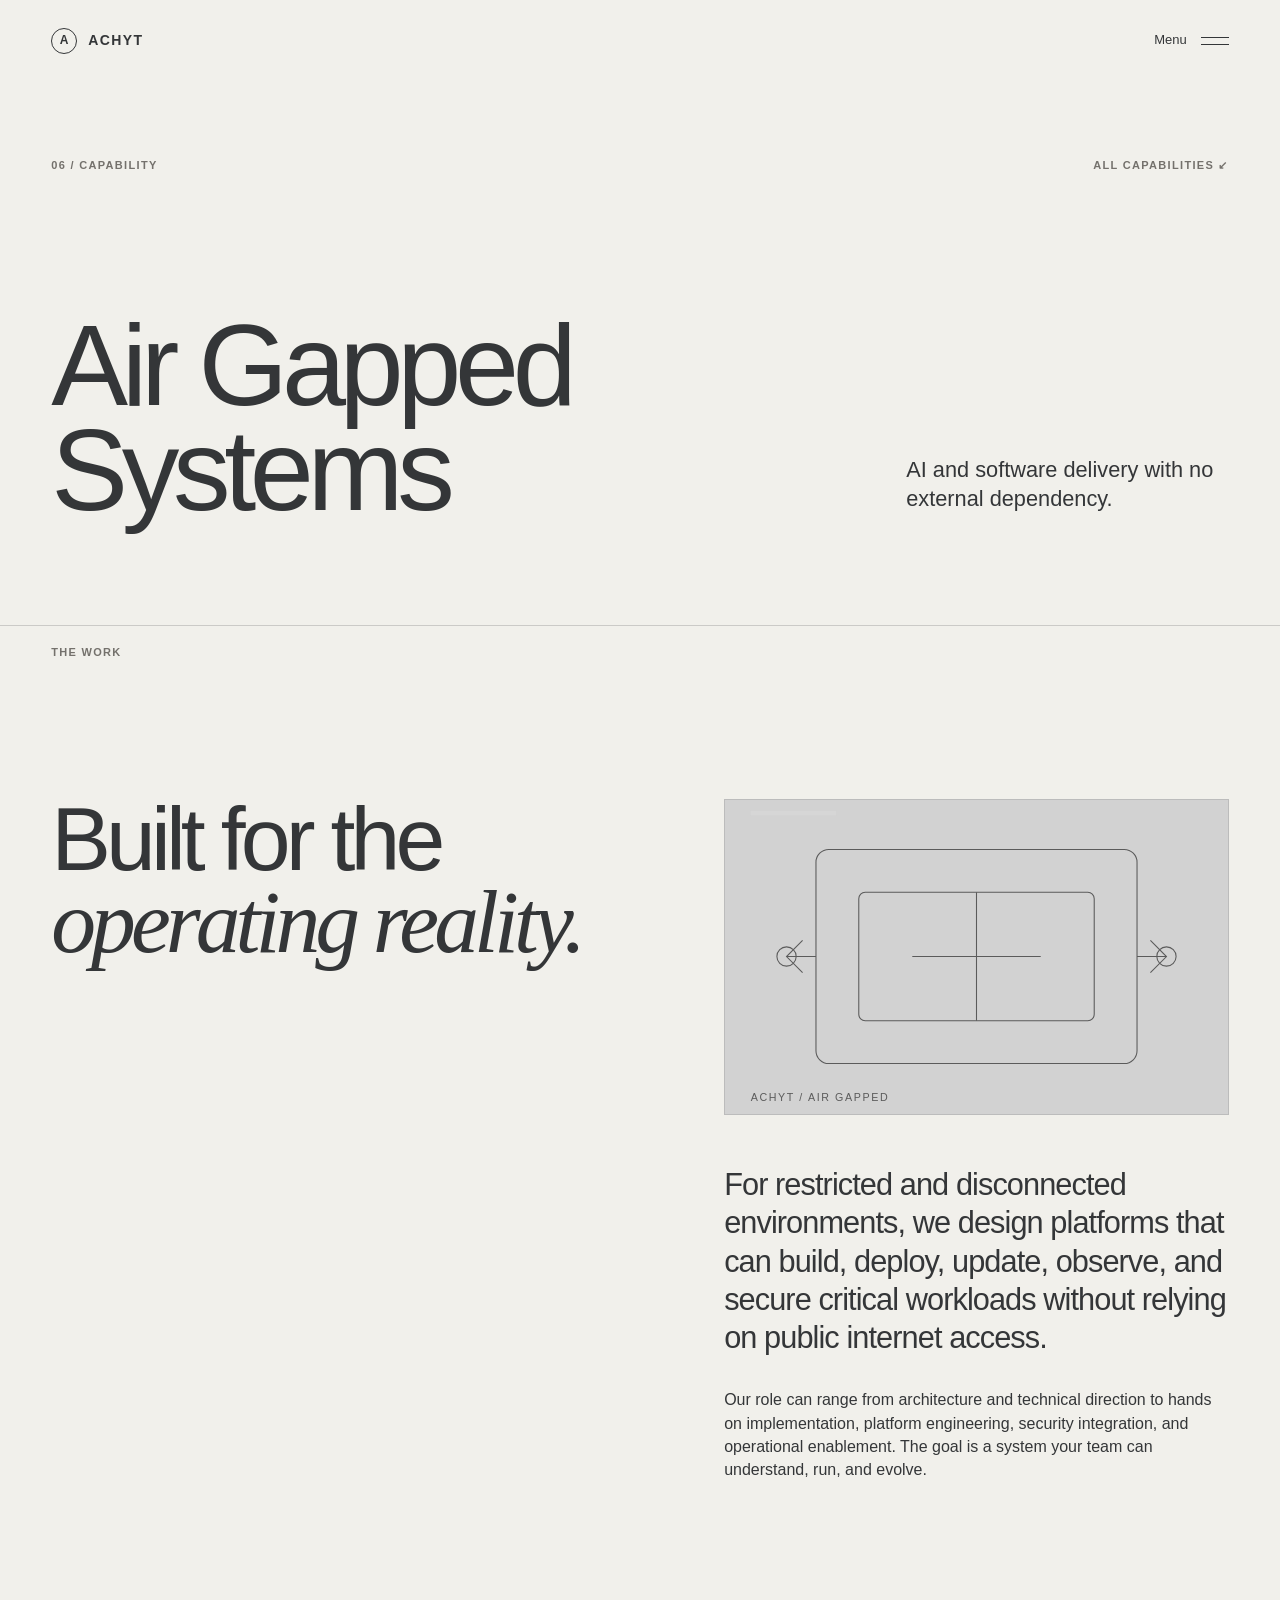
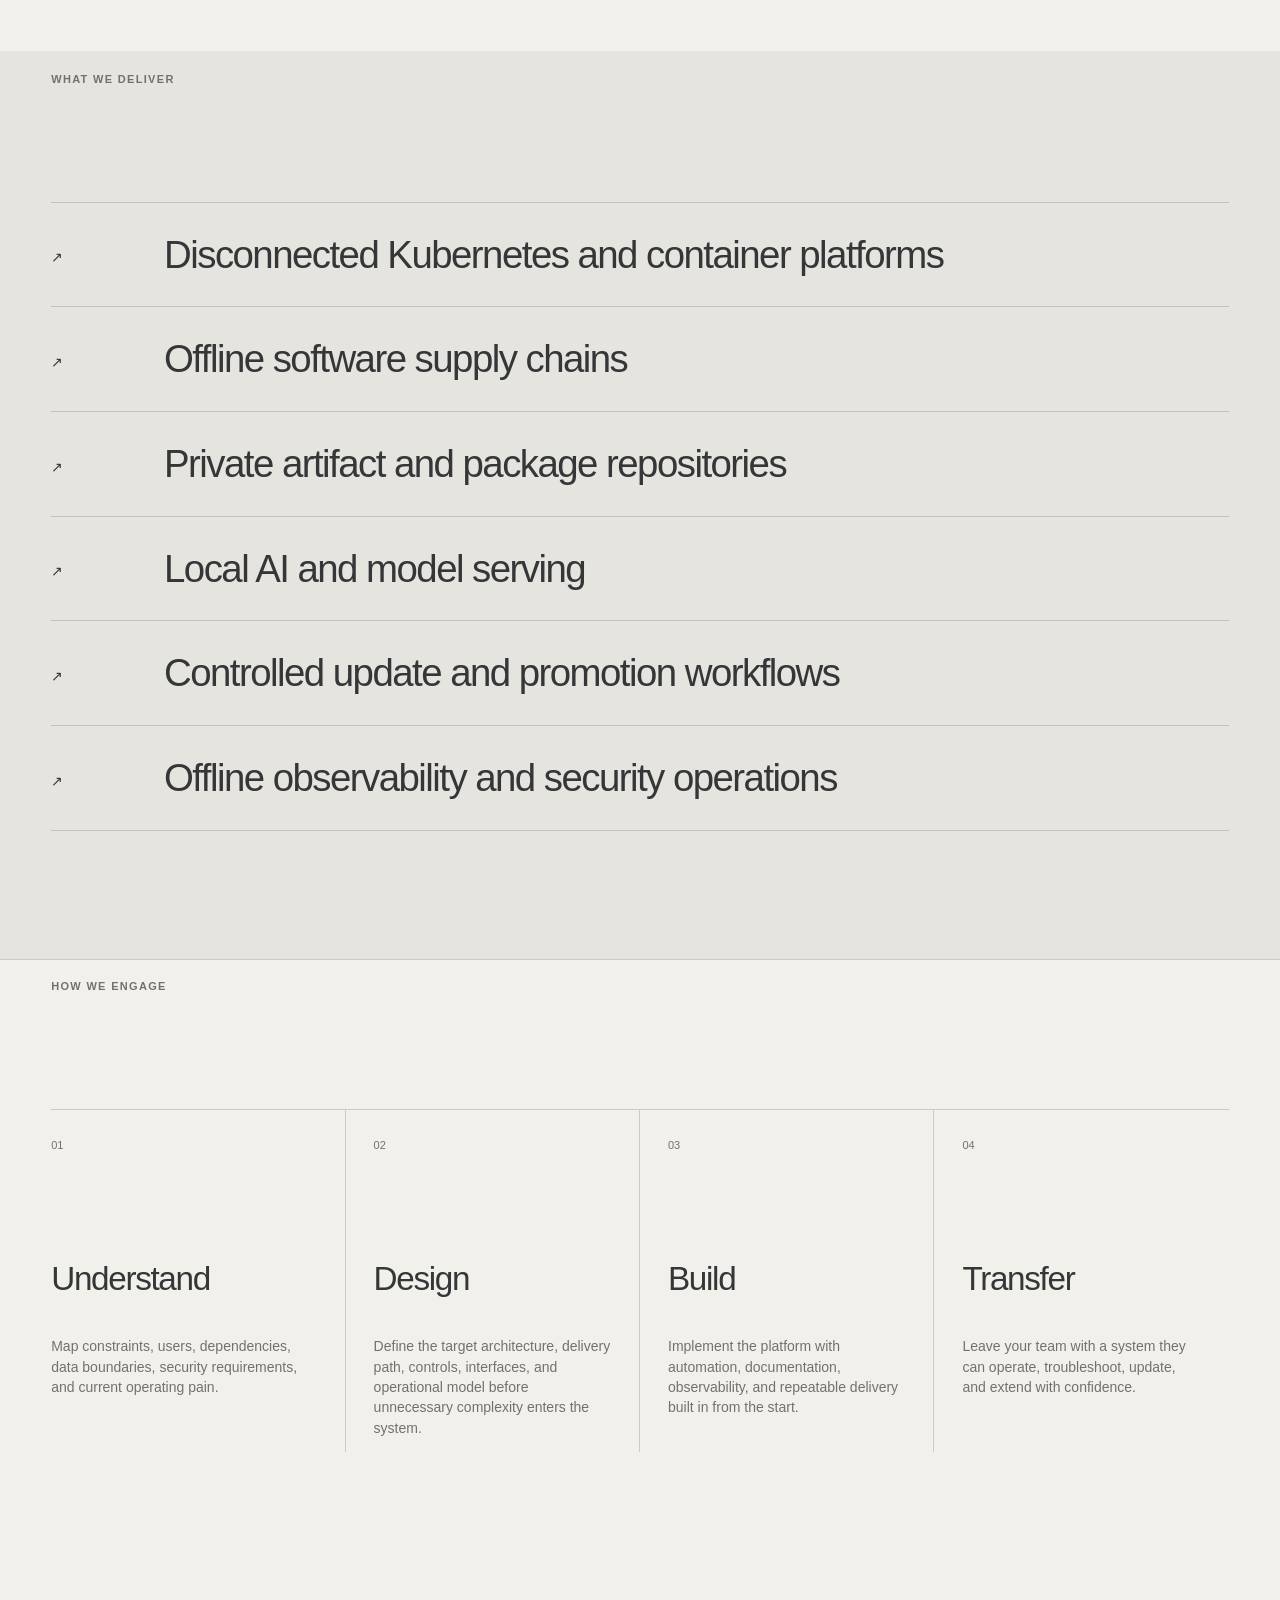
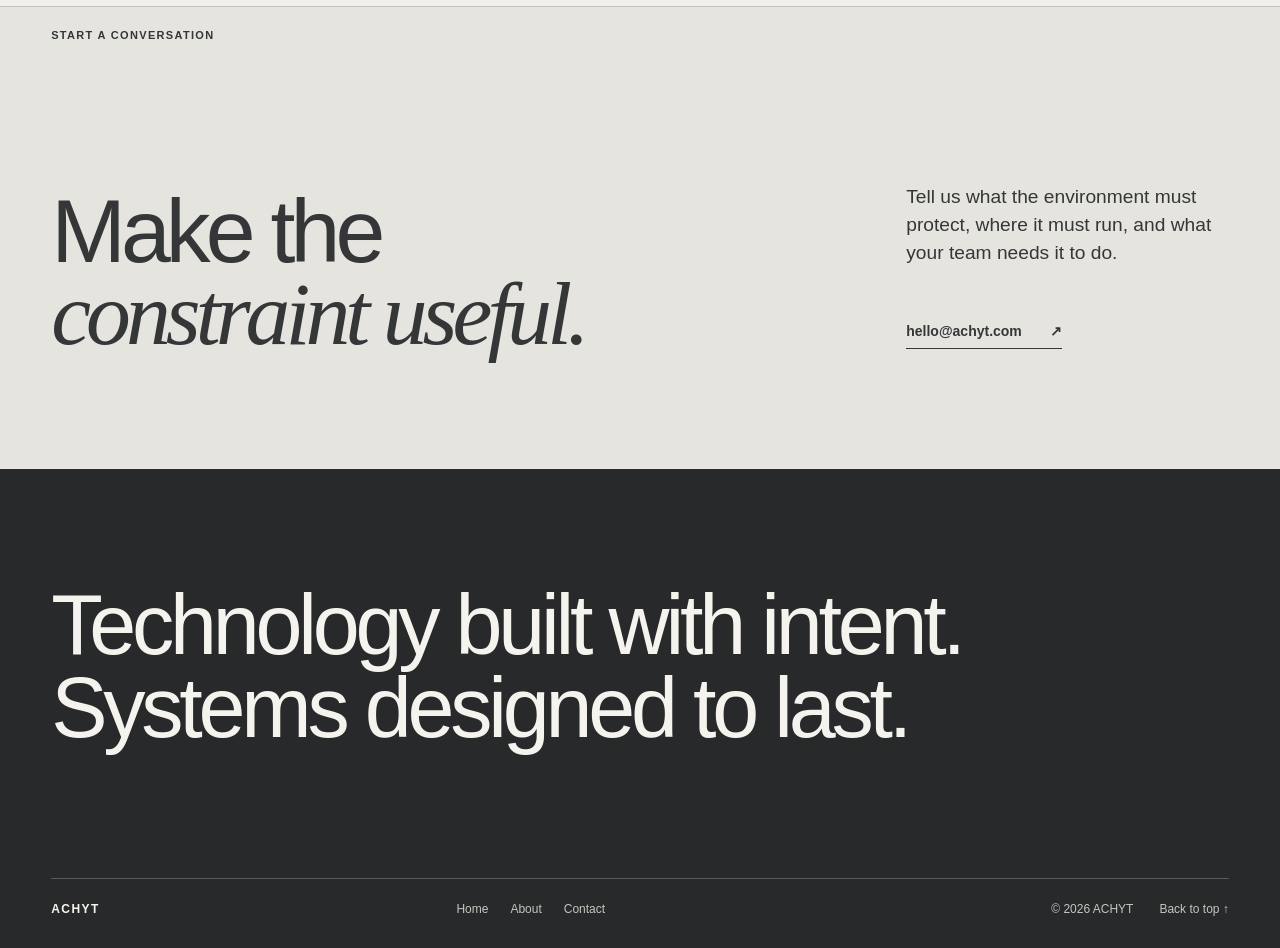
<file: air-gapped.html>
<!doctype html><html lang="en"><head><meta charset="utf-8"><meta name="viewport" content="width=device-width, initial-scale=1"><meta name="theme-color" content="#f2f1ec"><meta name="description" content="For restricted and disconnected environments, we design platforms that can build, deploy, update, observe, and secure critical workloads without relying on public internet access."><title>Air Gapped Systems — ACHYT</title><link rel="canonical" href="https://achyt.com/air-gapped.html"><link rel="icon" href="favicon.svg" type="image/svg+xml"><link rel="stylesheet" href="styles.css"></head><body><a class="skip-link" href="#main">Skip to content</a>
<header class="site-header" data-header>
  <a class="brand" href="index.html" aria-label="ACHYT home"><span class="brand-mark">A</span><span class="brand-word">ACHYT</span></a>
  <button class="menu-toggle" type="button" aria-expanded="false" aria-controls="site-nav" data-menu-toggle><span class="menu-label">Menu</span><span class="menu-icon" aria-hidden="true"><i></i><i></i></span></button>
  <nav class="site-nav" id="site-nav" aria-label="Primary" data-nav>
    <div class="nav-inner">
      <div class="nav-primary">
        <a href="index.html">Home</a>
        <a href="index.html#approach">Approach</a>
        <a href="about.html">About</a>
        <a href="mailto:hello@achyt.com">Contact</a>
      </div>
      <div class="nav-services"><p>Capabilities</p><a href="ai-data.html"><span>01</span>AI & Data Systems</a><a href="cloud-platform.html"><span>02</span>Cloud & Platform Engineering</a><a href="security-devsecops.html"><span>03</span>Security & DevSecOps</a><a href="digital-delivery.html"><span>04</span>Digital Product Delivery</a><a href="on-prem.html"><span>05</span>On Premises Systems</a><a href="air-gapped.html"><span>06</span>Air Gapped Systems</a><a href="kubernetes.html"><span>07</span>Kubernetes Engineering</a><a href="helm-charts.html"><span>08</span>Helm Chart Engineering</a></div>
      <div class="nav-foot"><span>AI · KUBERNETES · CLOUD · SECURITY · PRIVATE INFRASTRUCTURE</span><a href="mailto:hello@achyt.com">hello@achyt.com ↗</a></div>
    </div>
  </nav>
</header><main id="main">
<section class="page-hero section-shell" id="top"><div class="page-kicker"><span>06 / CAPABILITY</span><a href="index.html#work">All capabilities ↙</a></div><div class="page-title"><h1>Air Gapped Systems</h1><p>AI and software delivery with no external dependency.</p></div></section>
<section class="service-intro section-shell ruled-section"><div class="section-index"><p>THE WORK</p></div><div class="service-intro-grid"><h2>Built for the<br><em>operating reality.</em></h2><div class="service-story"><figure class="service-visual"><img class="service-image" src="assets/air-gapped.svg" alt="Abstract technical illustration for Air Gapped Systems"></figure><div><p class="lead">For restricted and disconnected environments, we design platforms that can build, deploy, update, observe, and secure critical workloads without relying on public internet access.</p><p>Our role can range from architecture and technical direction to hands on implementation, platform engineering, security integration, and operational enablement. The goal is a system your team can understand, run, and evolve.</p></div></div></div></section>
<section class="service-list-wrap"><div class="section-shell"><div class="section-index"><p>WHAT WE DELIVER</p></div><ul class="service-list"><li>Disconnected Kubernetes and container platforms</li><li>Offline software supply chains</li><li>Private artifact and package repositories</li><li>Local AI and model serving</li><li>Controlled update and promotion workflows</li><li>Offline observability and security operations</li></ul></div></section>
<section class="service-method section-shell ruled-section"><div class="section-index"><p>HOW WE ENGAGE</p></div><div class="method-grid"><div><span>01</span><h3>Understand</h3><p>Map constraints, users, dependencies, data boundaries, security requirements, and current operating pain.</p></div><div><span>02</span><h3>Design</h3><p>Define the target architecture, delivery path, controls, interfaces, and operational model before unnecessary complexity enters the system.</p></div><div><span>03</span><h3>Build</h3><p>Implement the platform with automation, documentation, observability, and repeatable delivery built in from the start.</p></div><div><span>04</span><h3>Transfer</h3><p>Leave your team with a system they can operate, troubleshoot, update, and extend with confidence.</p></div></div></section>
<section class="section-shell contact-section"><div class="contact-label">START A CONVERSATION</div><div class="contact-main"><h2>Make the<br><em>constraint useful.</em></h2><div class="contact-side"><p>Tell us what the environment must protect, where it must run, and what your team needs it to do.</p><a class="contact-link" href="mailto:hello@achyt.com">hello@achyt.com <span>↗</span></a></div></div></section></main><footer class="site-footer"><div class="footer-statement">Technology built with intent.<br>Systems designed to last.</div><div class="footer-bottom"><div class="footer-brand">ACHYT</div><nav aria-label="Footer"><a href="index.html">Home</a><a href="about.html">About</a><a href="mailto:hello@achyt.com">Contact</a></nav><p>© <span data-year></span> ACHYT</p><a href="#top">Back to top ↑</a></div></footer><script src="script.js"></script></body></html>
</file>
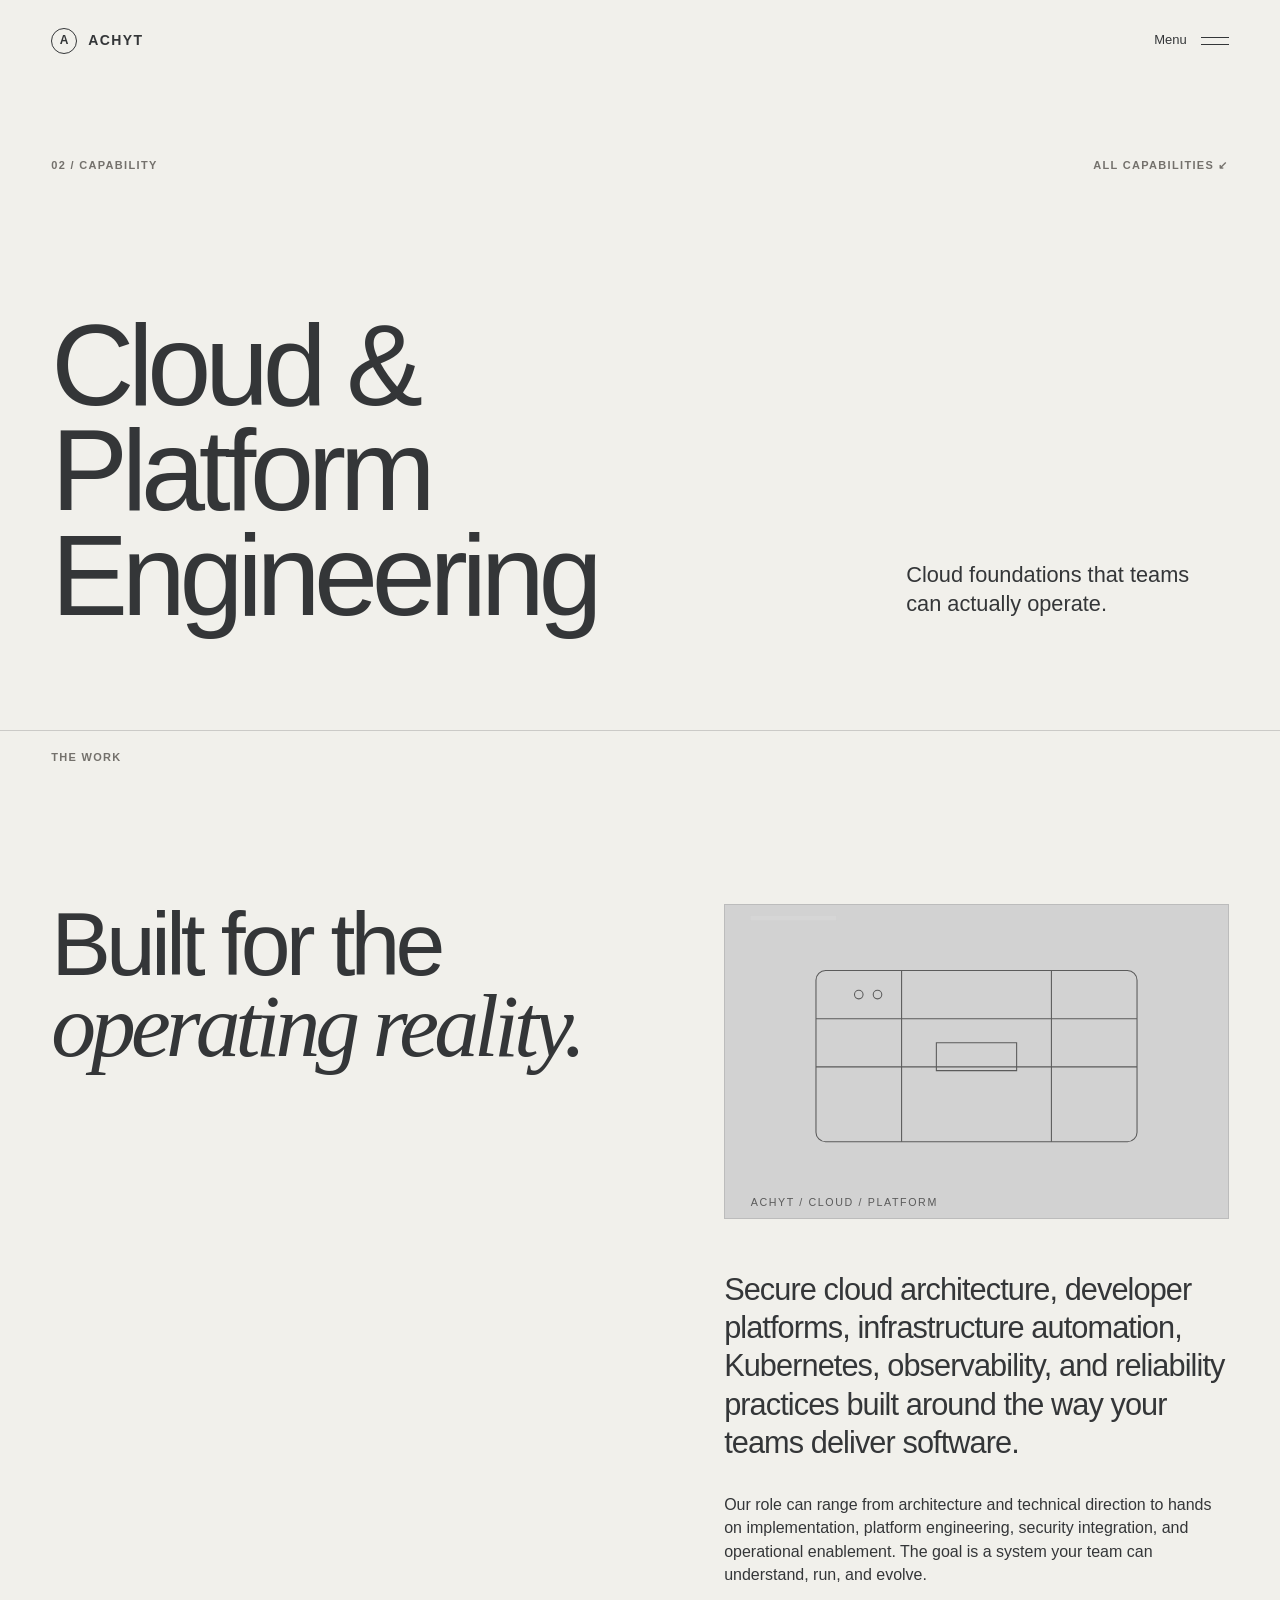
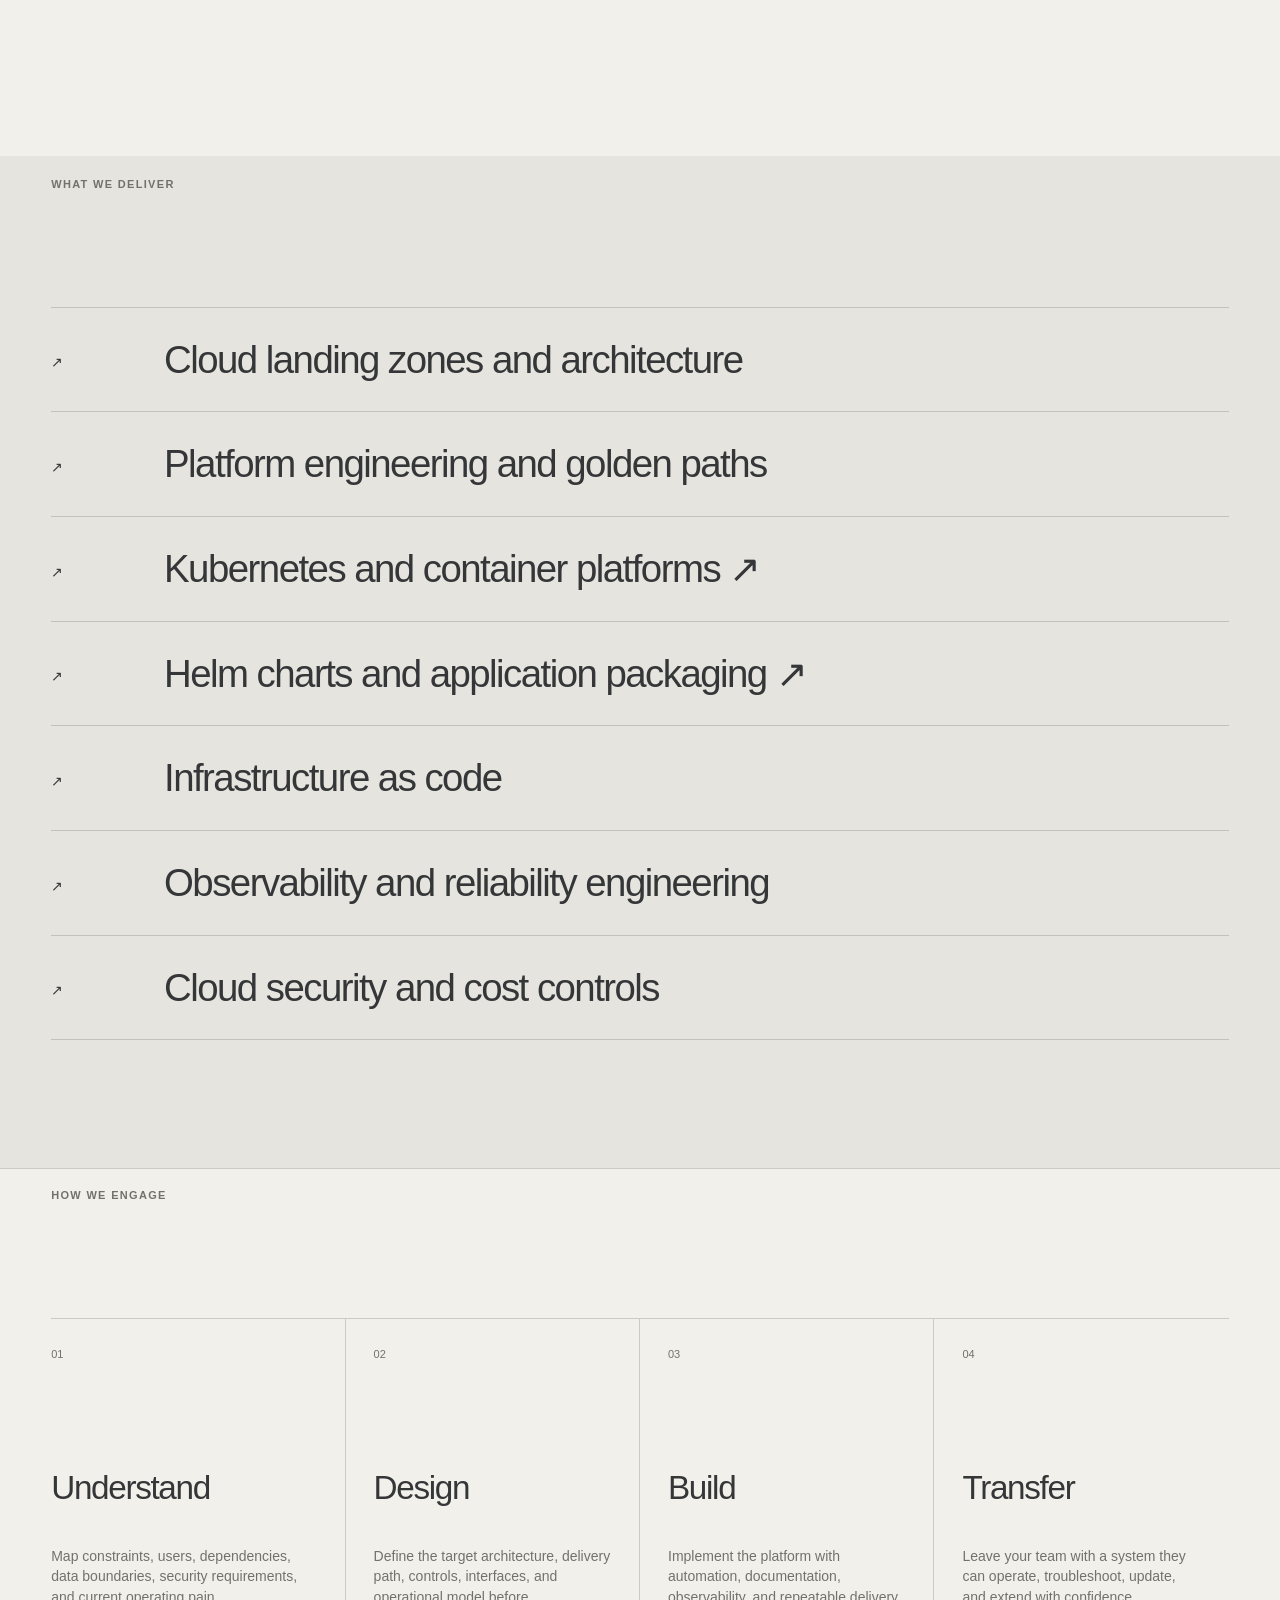
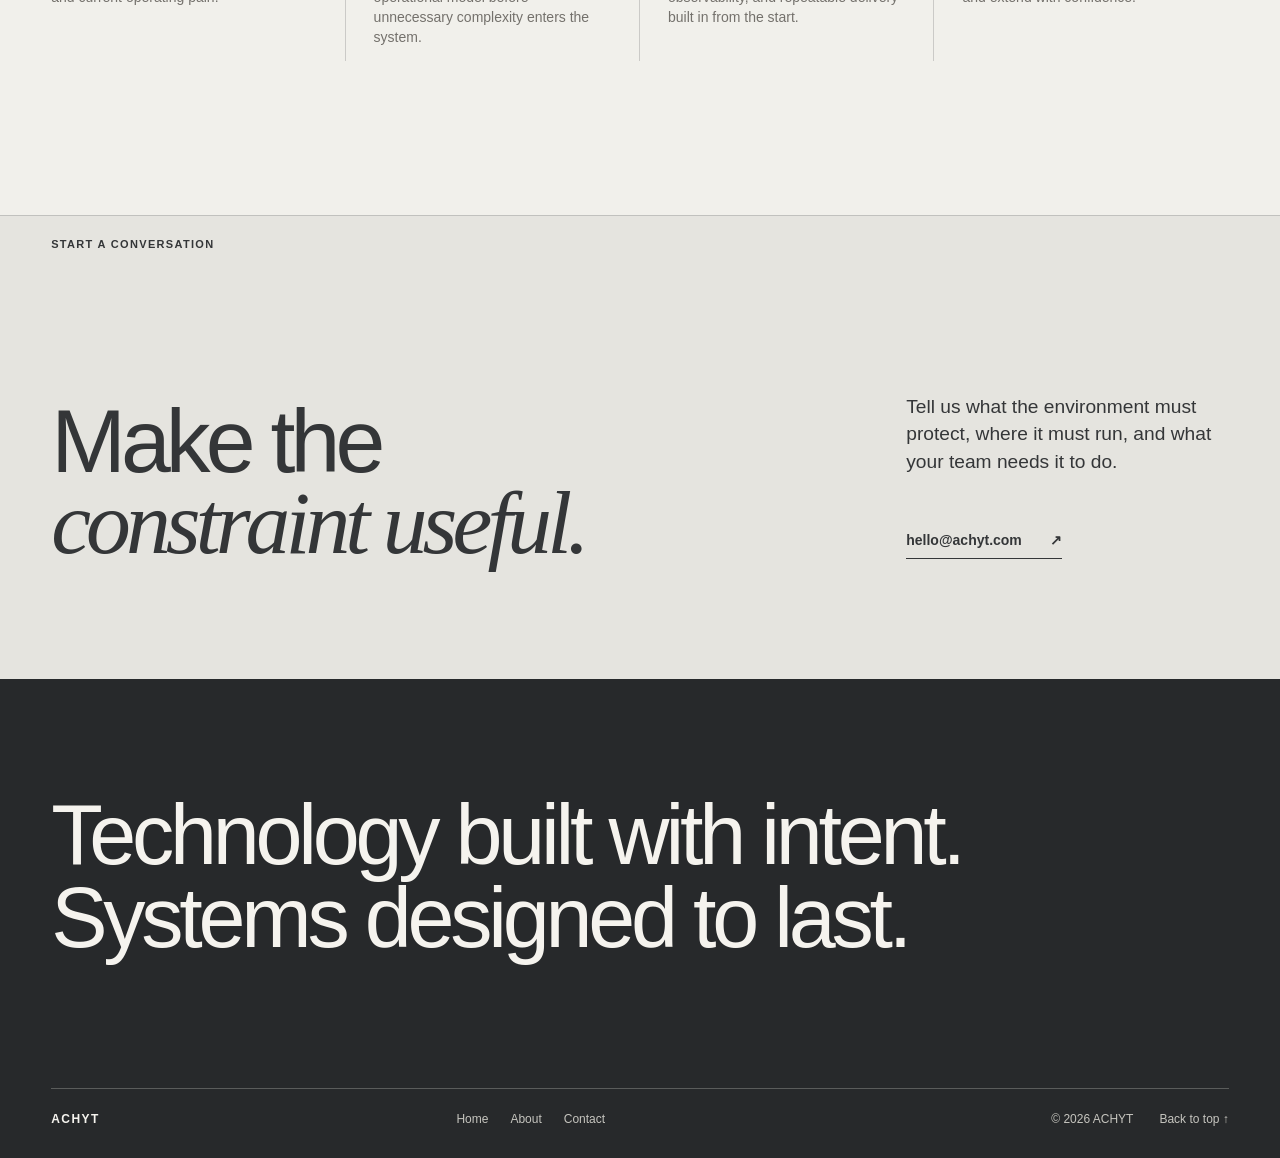
<file: cloud-platform.html>
<!doctype html><html lang="en"><head><meta charset="utf-8"><meta name="viewport" content="width=device-width, initial-scale=1"><meta name="theme-color" content="#f2f1ec"><meta name="description" content="Secure cloud architecture, developer platforms, infrastructure automation, Kubernetes, observability, and reliability practices built around the way your teams deliver software."><title>Cloud &amp; Platform Engineering — ACHYT</title><link rel="canonical" href="https://achyt.com/cloud-platform.html"><link rel="icon" href="favicon.svg" type="image/svg+xml"><link rel="stylesheet" href="styles.css"></head><body><a class="skip-link" href="#main">Skip to content</a>
<header class="site-header" data-header>
  <a class="brand" href="index.html" aria-label="ACHYT home"><span class="brand-mark">A</span><span class="brand-word">ACHYT</span></a>
  <button class="menu-toggle" type="button" aria-expanded="false" aria-controls="site-nav" data-menu-toggle><span class="menu-label">Menu</span><span class="menu-icon" aria-hidden="true"><i></i><i></i></span></button>
  <nav class="site-nav" id="site-nav" aria-label="Primary" data-nav>
    <div class="nav-inner">
      <div class="nav-primary">
        <a href="index.html">Home</a>
        <a href="index.html#approach">Approach</a>
        <a href="about.html">About</a>
        <a href="mailto:hello@achyt.com">Contact</a>
      </div>
      <div class="nav-services"><p>Capabilities</p><a href="ai-data.html"><span>01</span>AI & Data Systems</a><a href="cloud-platform.html"><span>02</span>Cloud & Platform Engineering</a><a href="security-devsecops.html"><span>03</span>Security & DevSecOps</a><a href="digital-delivery.html"><span>04</span>Digital Product Delivery</a><a href="on-prem.html"><span>05</span>On Premises Systems</a><a href="air-gapped.html"><span>06</span>Air Gapped Systems</a><a href="kubernetes.html"><span>07</span>Kubernetes Engineering</a><a href="helm-charts.html"><span>08</span>Helm Chart Engineering</a></div>
      <div class="nav-foot"><span>AI · KUBERNETES · CLOUD · SECURITY · PRIVATE INFRASTRUCTURE</span><a href="mailto:hello@achyt.com">hello@achyt.com ↗</a></div>
    </div>
  </nav>
</header><main id="main">
<section class="page-hero section-shell" id="top"><div class="page-kicker"><span>02 / CAPABILITY</span><a href="index.html#work">All capabilities ↙</a></div><div class="page-title"><h1>Cloud & Platform Engineering</h1><p>Cloud foundations that teams can actually operate.</p></div></section>
<section class="service-intro section-shell ruled-section"><div class="section-index"><p>THE WORK</p></div><div class="service-intro-grid"><h2>Built for the<br><em>operating reality.</em></h2><div class="service-story"><figure class="service-visual"><img class="service-image" src="assets/cloud-platform.svg" alt="Abstract technical illustration for Cloud & Platform Engineering"></figure><div><p class="lead">Secure cloud architecture, developer platforms, infrastructure automation, Kubernetes, observability, and reliability practices built around the way your teams deliver software.</p><p>Our role can range from architecture and technical direction to hands on implementation, platform engineering, security integration, and operational enablement. The goal is a system your team can understand, run, and evolve.</p></div></div></div></section>
<section class="service-list-wrap"><div class="section-shell"><div class="section-index"><p>WHAT WE DELIVER</p></div><ul class="service-list"><li>Cloud landing zones and architecture</li><li>Platform engineering and golden paths</li><li><a href="kubernetes.html">Kubernetes and container platforms ↗</a></li><li><a href="helm-charts.html">Helm charts and application packaging ↗</a></li><li>Infrastructure as code</li><li>Observability and reliability engineering</li><li>Cloud security and cost controls</li></ul></div></section>
<section class="service-method section-shell ruled-section"><div class="section-index"><p>HOW WE ENGAGE</p></div><div class="method-grid"><div><span>01</span><h3>Understand</h3><p>Map constraints, users, dependencies, data boundaries, security requirements, and current operating pain.</p></div><div><span>02</span><h3>Design</h3><p>Define the target architecture, delivery path, controls, interfaces, and operational model before unnecessary complexity enters the system.</p></div><div><span>03</span><h3>Build</h3><p>Implement the platform with automation, documentation, observability, and repeatable delivery built in from the start.</p></div><div><span>04</span><h3>Transfer</h3><p>Leave your team with a system they can operate, troubleshoot, update, and extend with confidence.</p></div></div></section>
<section class="section-shell contact-section"><div class="contact-label">START A CONVERSATION</div><div class="contact-main"><h2>Make the<br><em>constraint useful.</em></h2><div class="contact-side"><p>Tell us what the environment must protect, where it must run, and what your team needs it to do.</p><a class="contact-link" href="mailto:hello@achyt.com">hello@achyt.com <span>↗</span></a></div></div></section></main><footer class="site-footer"><div class="footer-statement">Technology built with intent.<br>Systems designed to last.</div><div class="footer-bottom"><div class="footer-brand">ACHYT</div><nav aria-label="Footer"><a href="index.html">Home</a><a href="about.html">About</a><a href="mailto:hello@achyt.com">Contact</a></nav><p>© <span data-year></span> ACHYT</p><a href="#top">Back to top ↑</a></div></footer><script src="script.js"></script></body></html>
</file>
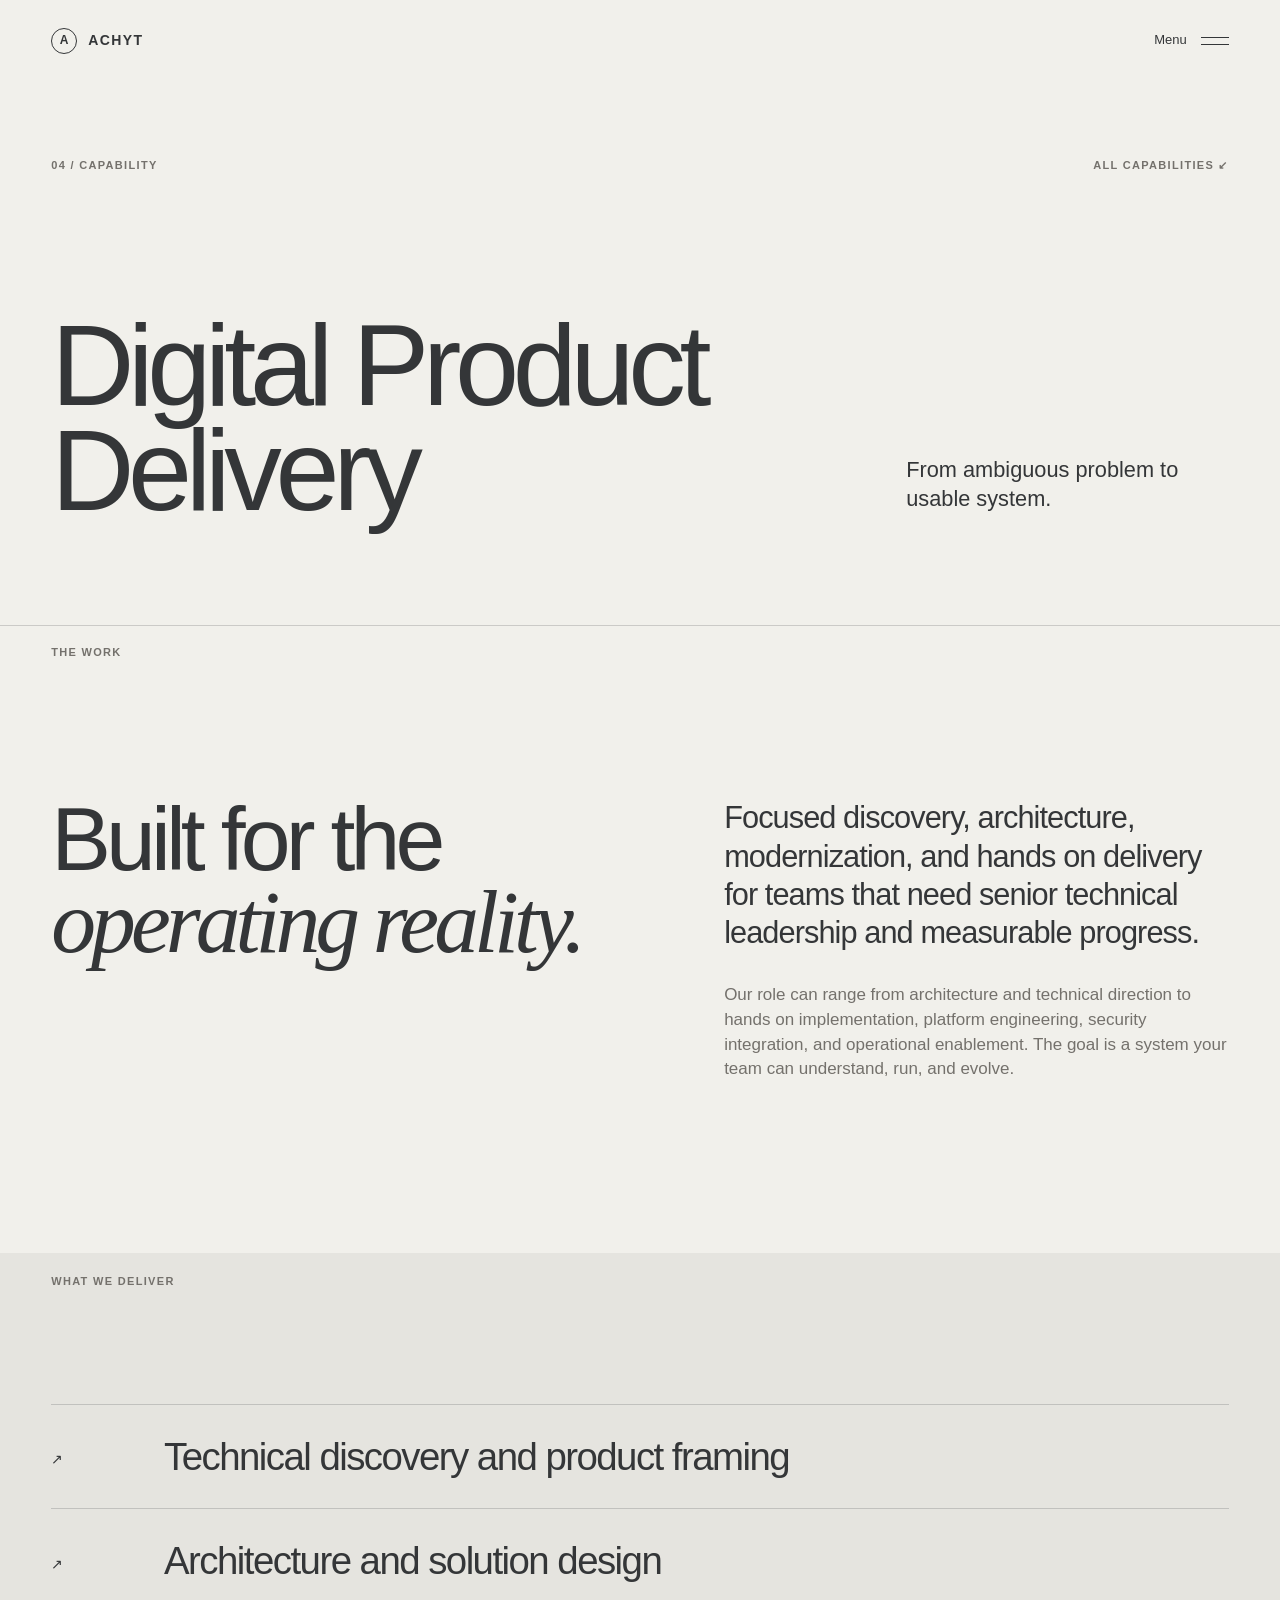
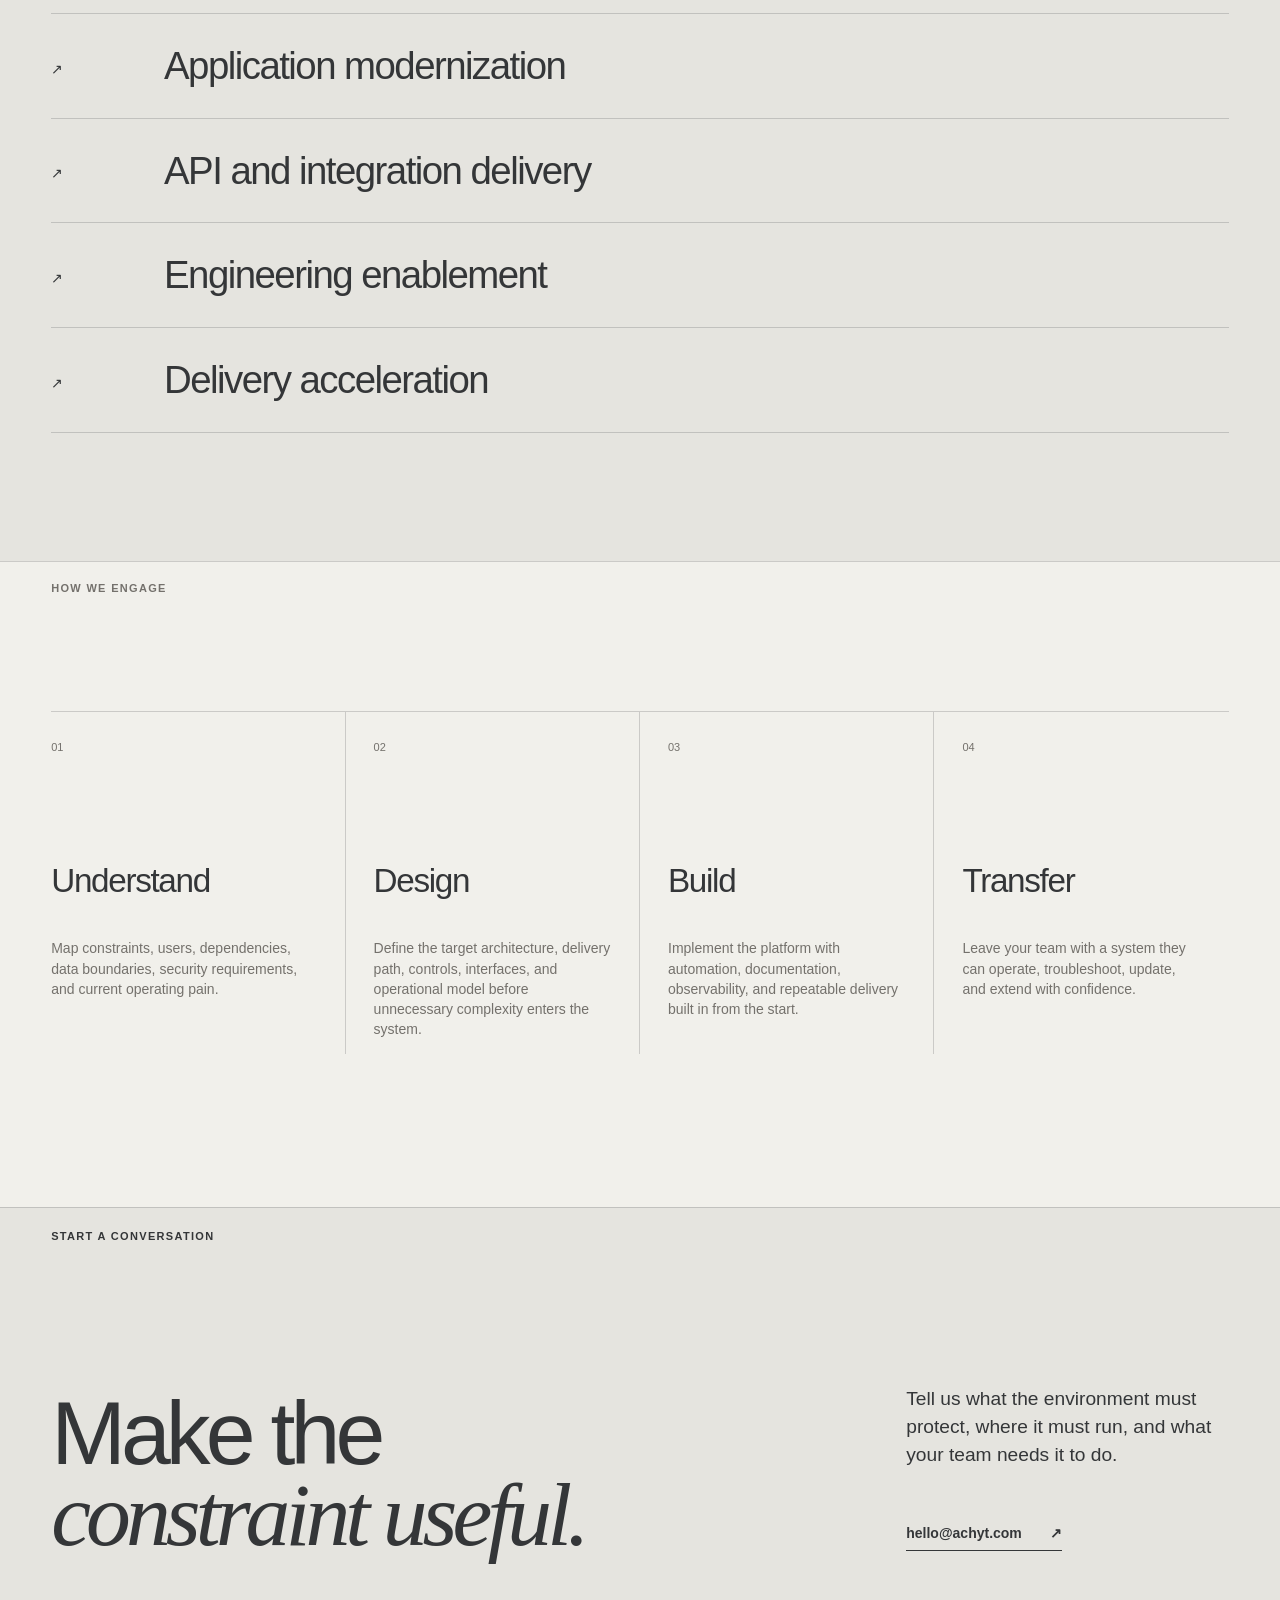
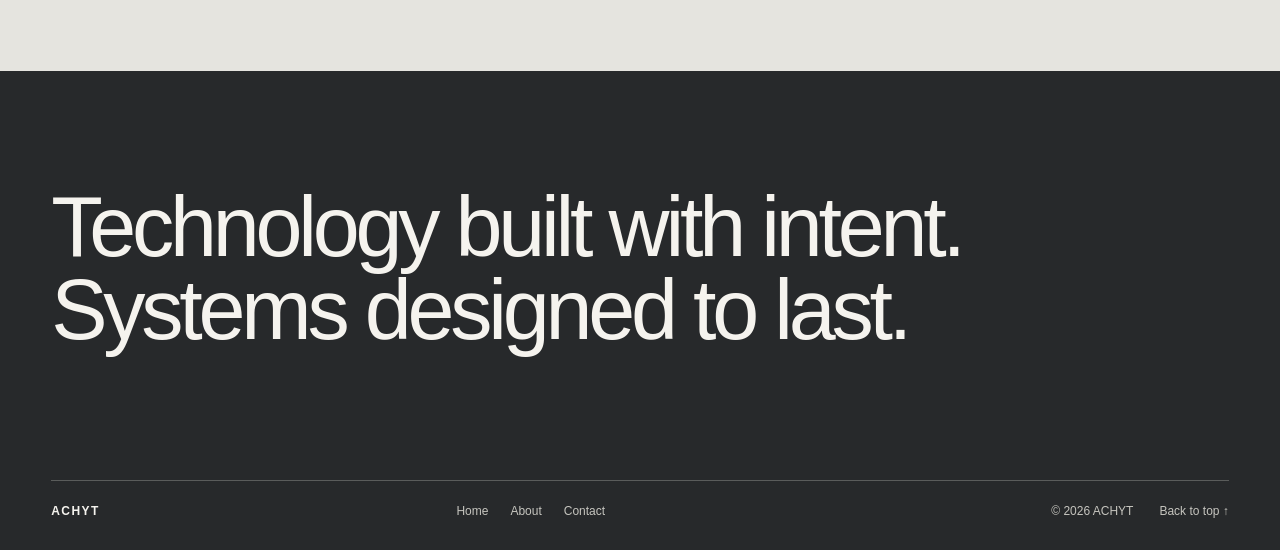
<file: digital-delivery.html>
<!doctype html><html lang="en"><head><meta charset="utf-8"><meta name="viewport" content="width=device-width, initial-scale=1"><meta name="theme-color" content="#f2f1ec"><meta name="description" content="Focused discovery, architecture, modernization, and hands on delivery for teams that need senior technical leadership and measurable progress."><title>Digital Product Delivery — ACHYT</title><link rel="canonical" href="https://achyt.com/digital-delivery.html"><link rel="icon" href="favicon.svg" type="image/svg+xml"><link rel="stylesheet" href="styles.css"></head><body><a class="skip-link" href="#main">Skip to content</a>
<header class="site-header" data-header>
  <a class="brand" href="index.html" aria-label="ACHYT home"><span class="brand-mark">A</span><span class="brand-word">ACHYT</span></a>
  <button class="menu-toggle" type="button" aria-expanded="false" aria-controls="site-nav" data-menu-toggle><span class="menu-label">Menu</span><span class="menu-icon" aria-hidden="true"><i></i><i></i></span></button>
  <nav class="site-nav" id="site-nav" aria-label="Primary" data-nav>
    <div class="nav-inner">
      <div class="nav-primary">
        <a href="index.html">Home</a>
        <a href="index.html#approach">Approach</a>
        <a href="about.html">About</a>
        <a href="mailto:hello@achyt.com">Contact</a>
      </div>
      <div class="nav-services"><p>Capabilities</p><a href="ai-data.html"><span>01</span>AI & Data Systems</a><a href="cloud-platform.html"><span>02</span>Cloud & Platform Engineering</a><a href="security-devsecops.html"><span>03</span>Security & DevSecOps</a><a href="digital-delivery.html"><span>04</span>Digital Product Delivery</a><a href="on-prem.html"><span>05</span>On Premises Systems</a><a href="air-gapped.html"><span>06</span>Air Gapped Systems</a><a href="kubernetes.html"><span>07</span>Kubernetes Engineering</a><a href="helm-charts.html"><span>08</span>Helm Chart Engineering</a></div>
      <div class="nav-foot"><span>AI · KUBERNETES · CLOUD · SECURITY · PRIVATE INFRASTRUCTURE</span><a href="mailto:hello@achyt.com">hello@achyt.com ↗</a></div>
    </div>
  </nav>
</header><main id="main">
<section class="page-hero section-shell" id="top"><div class="page-kicker"><span>04 / CAPABILITY</span><a href="index.html#work">All capabilities ↙</a></div><div class="page-title"><h1>Digital Product Delivery</h1><p>From ambiguous problem to usable system.</p></div></section>
<section class="service-intro section-shell ruled-section"><div class="section-index"><p>THE WORK</p></div><div class="service-intro-grid"><h2>Built for the<br><em>operating reality.</em></h2><div><p class="lead">Focused discovery, architecture, modernization, and hands on delivery for teams that need senior technical leadership and measurable progress.</p><p>Our role can range from architecture and technical direction to hands on implementation, platform engineering, security integration, and operational enablement. The goal is a system your team can understand, run, and evolve.</p></div></div></section>
<section class="service-list-wrap"><div class="section-shell"><div class="section-index"><p>WHAT WE DELIVER</p></div><ul class="service-list"><li>Technical discovery and product framing</li><li>Architecture and solution design</li><li>Application modernization</li><li>API and integration delivery</li><li>Engineering enablement</li><li>Delivery acceleration</li></ul></div></section>
<section class="service-method section-shell ruled-section"><div class="section-index"><p>HOW WE ENGAGE</p></div><div class="method-grid"><div><span>01</span><h3>Understand</h3><p>Map constraints, users, dependencies, data boundaries, security requirements, and current operating pain.</p></div><div><span>02</span><h3>Design</h3><p>Define the target architecture, delivery path, controls, interfaces, and operational model before unnecessary complexity enters the system.</p></div><div><span>03</span><h3>Build</h3><p>Implement the platform with automation, documentation, observability, and repeatable delivery built in from the start.</p></div><div><span>04</span><h3>Transfer</h3><p>Leave your team with a system they can operate, troubleshoot, update, and extend with confidence.</p></div></div></section>
<section class="section-shell contact-section"><div class="contact-label">START A CONVERSATION</div><div class="contact-main"><h2>Make the<br><em>constraint useful.</em></h2><div class="contact-side"><p>Tell us what the environment must protect, where it must run, and what your team needs it to do.</p><a class="contact-link" href="mailto:hello@achyt.com">hello@achyt.com <span>↗</span></a></div></div></section></main><footer class="site-footer"><div class="footer-statement">Technology built with intent.<br>Systems designed to last.</div><div class="footer-bottom"><div class="footer-brand">ACHYT</div><nav aria-label="Footer"><a href="index.html">Home</a><a href="about.html">About</a><a href="mailto:hello@achyt.com">Contact</a></nav><p>© <span data-year></span> ACHYT</p><a href="#top">Back to top ↑</a></div></footer><script src="script.js"></script></body></html>
</file>
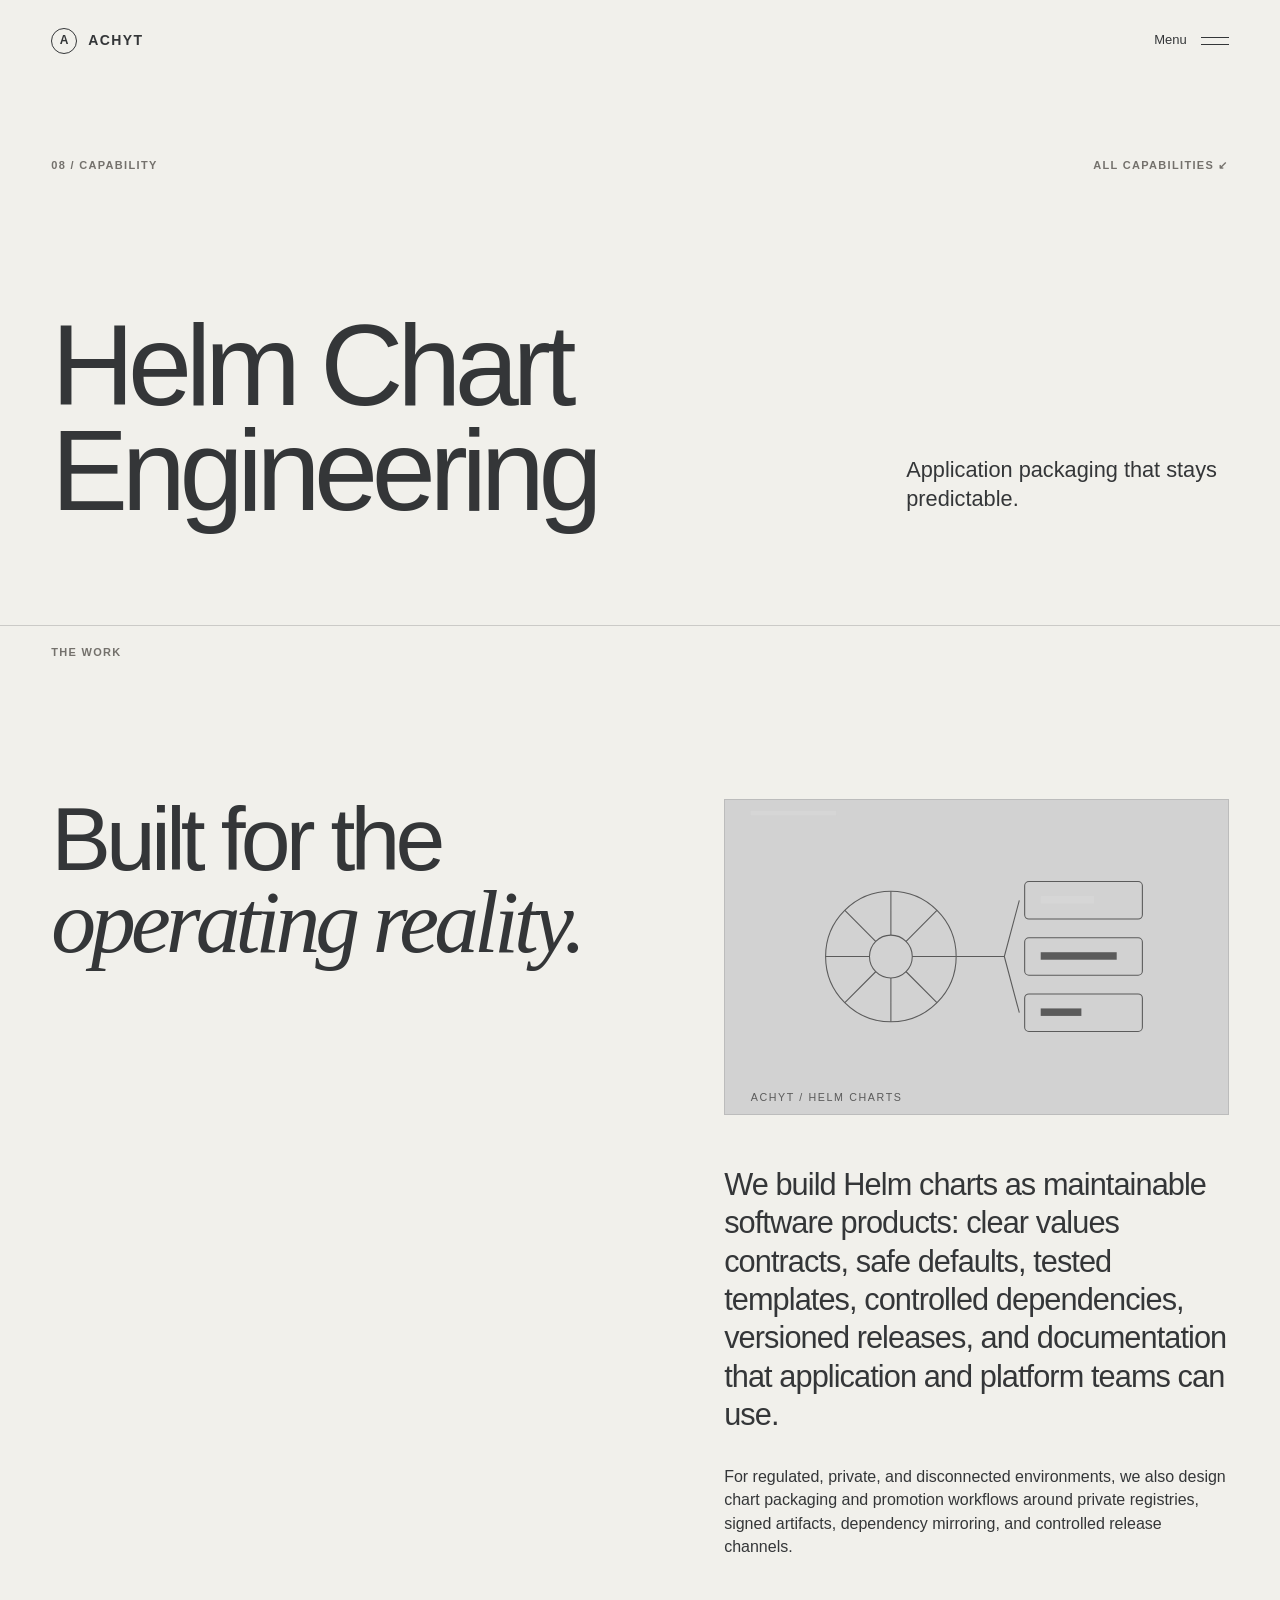
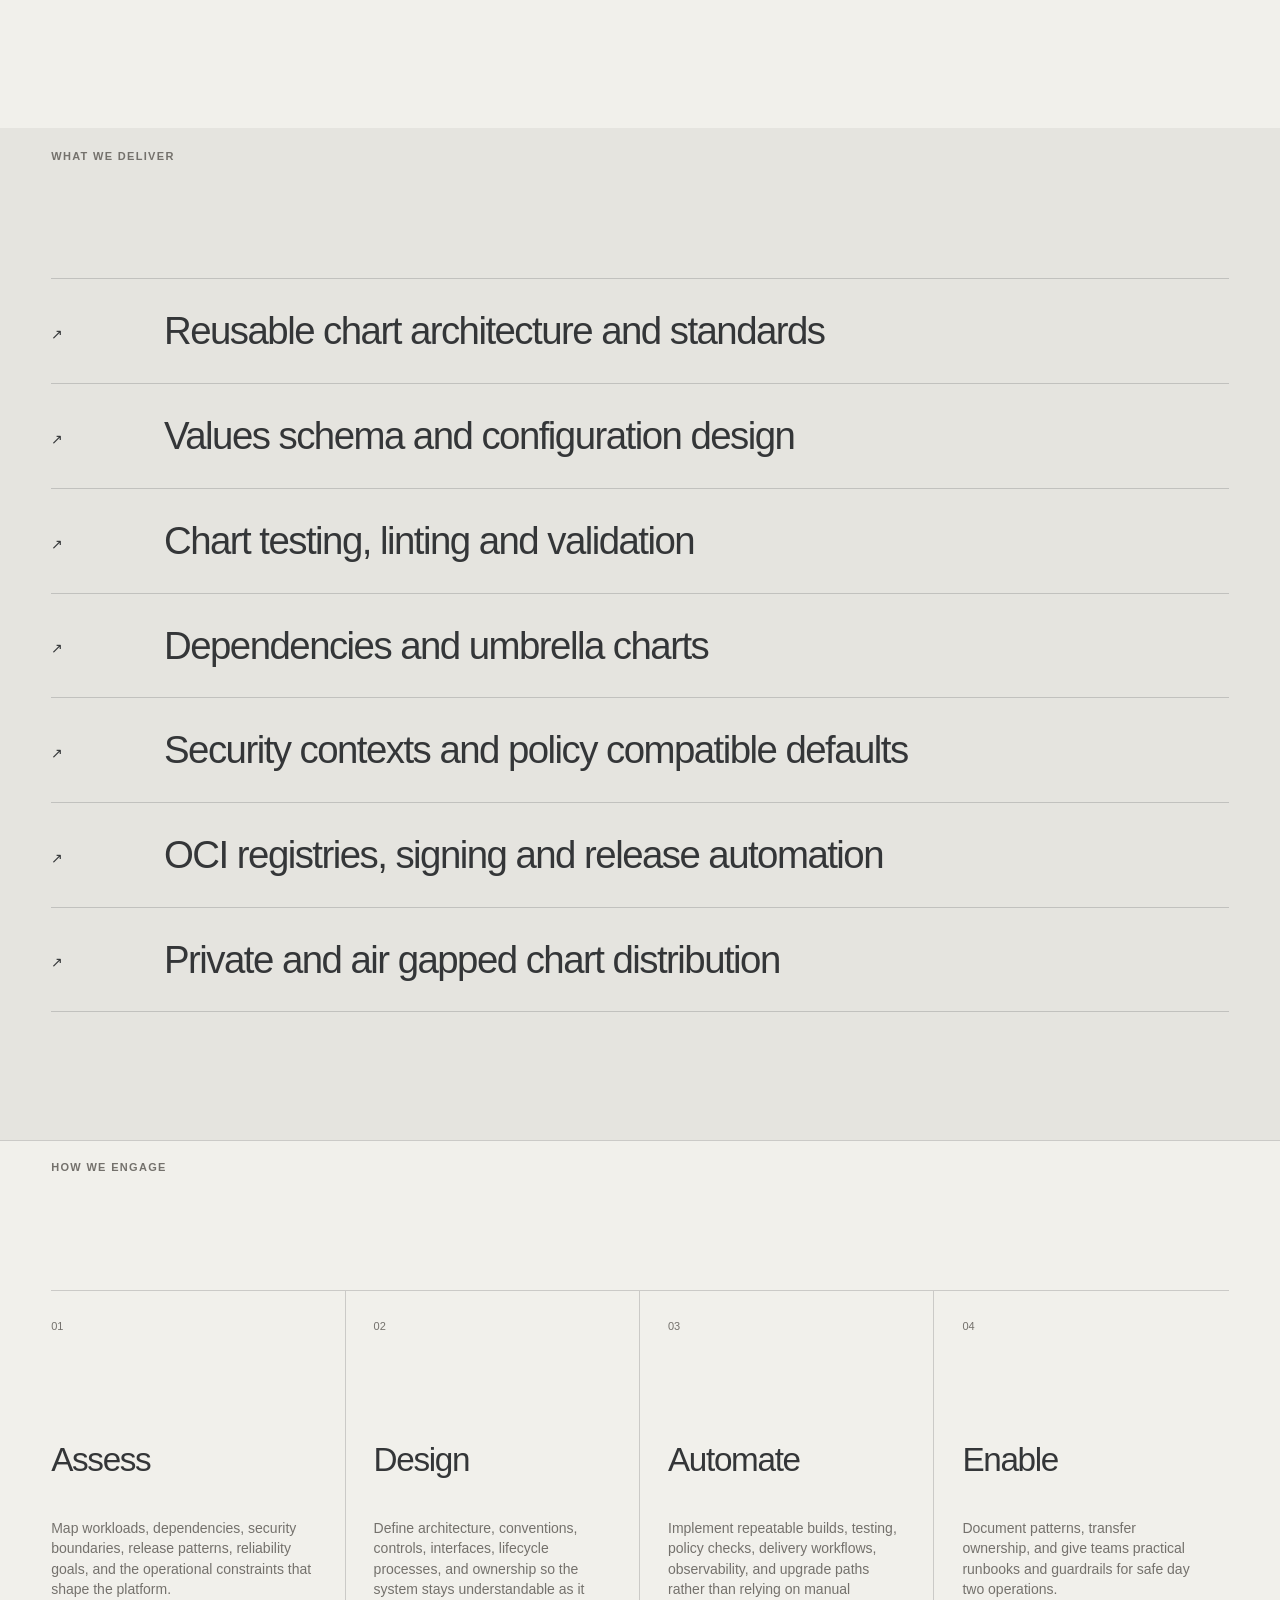
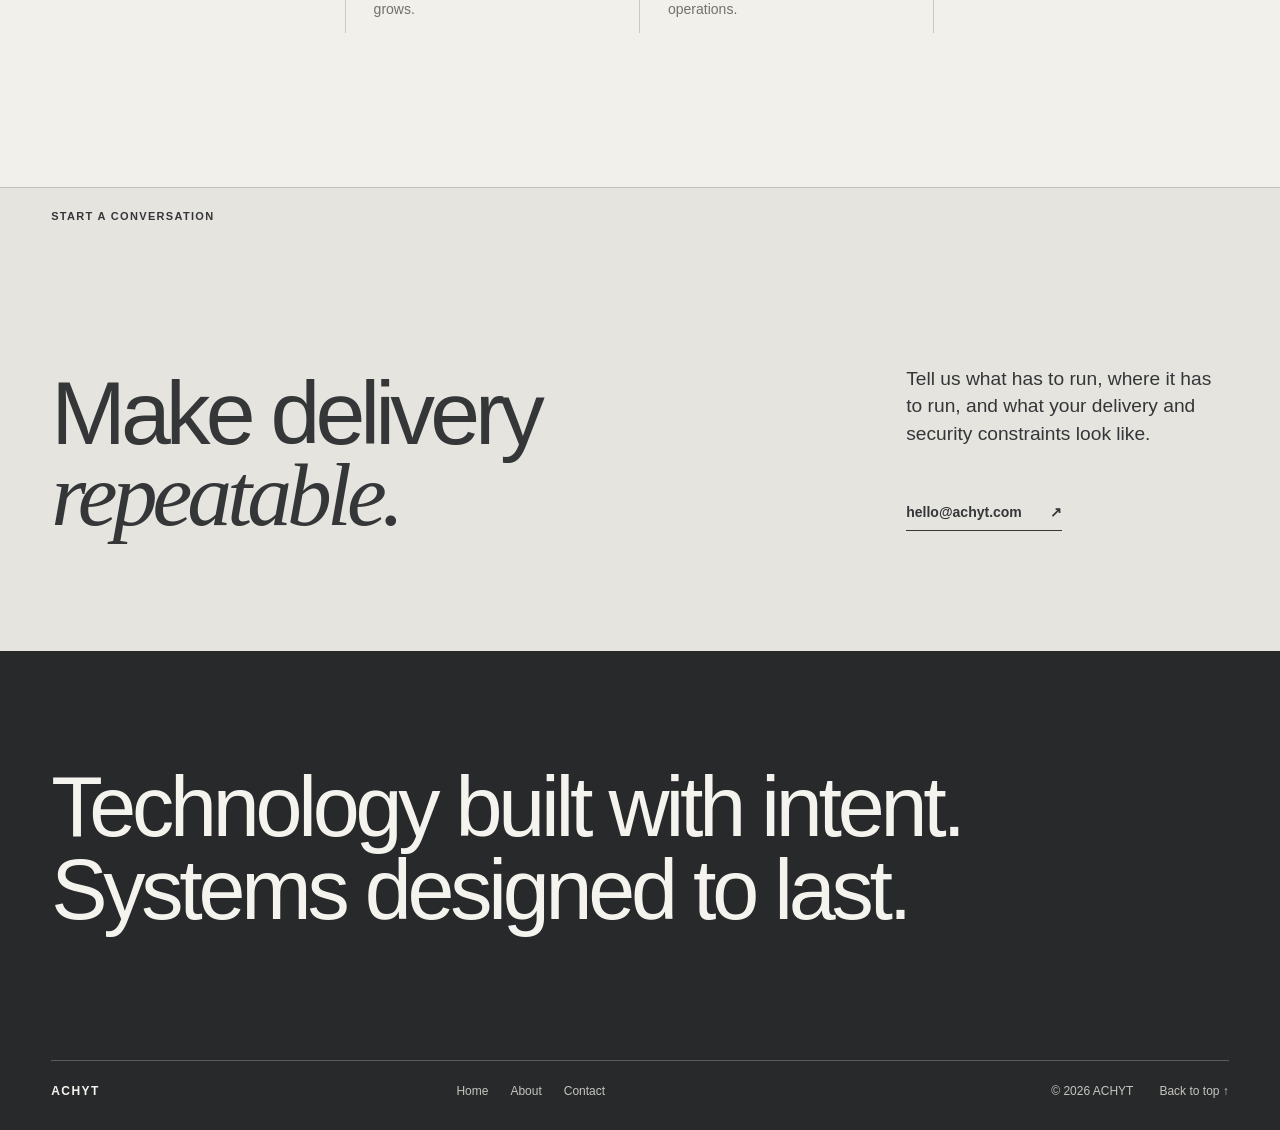
<file: helm-charts.html>
<!doctype html><html lang="en"><head><meta charset="utf-8"><meta name="viewport" content="width=device-width, initial-scale=1"><meta name="theme-color" content="#f2f1ec"><meta name="description" content="ACHYT engineers reusable, secure Helm charts and release workflows for Kubernetes application delivery."><title>Helm Chart Engineering — ACHYT</title><link rel="canonical" href="https://achyt.com/helm-charts.html"><link rel="icon" href="favicon.svg" type="image/svg+xml"><link rel="stylesheet" href="styles.css"></head><body><a class="skip-link" href="#main">Skip to content</a>
<header class="site-header" data-header>
  <a class="brand" href="index.html" aria-label="ACHYT home"><span class="brand-mark">A</span><span class="brand-word">ACHYT</span></a>
  <button class="menu-toggle" type="button" aria-expanded="false" aria-controls="site-nav" data-menu-toggle><span class="menu-label">Menu</span><span class="menu-icon" aria-hidden="true"><i></i><i></i></span></button>
  <nav class="site-nav" id="site-nav" aria-label="Primary" data-nav>
    <div class="nav-inner">
      <div class="nav-primary">
        <a href="index.html">Home</a>
        <a href="index.html#approach">Approach</a>
        <a href="about.html">About</a>
        <a href="mailto:hello@achyt.com">Contact</a>
      </div>
      <div class="nav-services"><p>Capabilities</p><a href="ai-data.html"><span>01</span>AI & Data Systems</a><a href="cloud-platform.html"><span>02</span>Cloud & Platform Engineering</a><a href="security-devsecops.html"><span>03</span>Security & DevSecOps</a><a href="digital-delivery.html"><span>04</span>Digital Product Delivery</a><a href="on-prem.html"><span>05</span>On Premises Systems</a><a href="air-gapped.html"><span>06</span>Air Gapped Systems</a><a href="kubernetes.html"><span>07</span>Kubernetes Engineering</a><a href="helm-charts.html"><span>08</span>Helm Chart Engineering</a></div>
      <div class="nav-foot"><span>AI · CLOUD · SECURITY · PRIVATE INFRASTRUCTURE</span><a href="mailto:hello@achyt.com">hello@achyt.com ↗</a></div>
    </div>
  </nav>
</header><main id="main">
<section class="page-hero section-shell" id="top"><div class="page-kicker"><span>08 / CAPABILITY</span><a href="index.html#work">All capabilities ↙</a></div><div class="page-title"><h1>Helm Chart Engineering</h1><p>Application packaging that stays predictable.</p></div></section>
<section class="service-intro section-shell ruled-section"><div class="section-index"><p>THE WORK</p></div><div class="service-intro-grid"><h2>Built for the<br><em>operating reality.</em></h2><div class="service-story"><figure class="service-visual"><img class="service-image" src="assets/helm.svg" alt="Abstract Helm chart packaging illustration"></figure><div><p class="lead">We build Helm charts as maintainable software products: clear values contracts, safe defaults, tested templates, controlled dependencies, versioned releases, and documentation that application and platform teams can use.</p><p>For regulated, private, and disconnected environments, we also design chart packaging and promotion workflows around private registries, signed artifacts, dependency mirroring, and controlled release channels.</p></div></div></div></section>
<section class="service-list-wrap"><div class="section-shell"><div class="section-index"><p>WHAT WE DELIVER</p></div><ul class="service-list"><li>Reusable chart architecture and standards</li><li>Values schema and configuration design</li><li>Chart testing, linting and validation</li><li>Dependencies and umbrella charts</li><li>Security contexts and policy compatible defaults</li><li>OCI registries, signing and release automation</li><li>Private and air gapped chart distribution</li></ul></div></section>
<section class="service-method section-shell ruled-section"><div class="section-index"><p>HOW WE ENGAGE</p></div><div class="method-grid"><div><span>01</span><h3>Assess</h3><p>Map workloads, dependencies, security boundaries, release patterns, reliability goals, and the operational constraints that shape the platform.</p></div><div><span>02</span><h3>Design</h3><p>Define architecture, conventions, controls, interfaces, lifecycle processes, and ownership so the system stays understandable as it grows.</p></div><div><span>03</span><h3>Automate</h3><p>Implement repeatable builds, testing, policy checks, delivery workflows, observability, and upgrade paths rather than relying on manual operations.</p></div><div><span>04</span><h3>Enable</h3><p>Document patterns, transfer ownership, and give teams practical runbooks and guardrails for safe day two operations.</p></div></div></section>
<section class="section-shell contact-section"><div class="contact-label">START A CONVERSATION</div><div class="contact-main"><h2>Make delivery<br><em>repeatable.</em></h2><div class="contact-side"><p>Tell us what has to run, where it has to run, and what your delivery and security constraints look like.</p><a class="contact-link" href="mailto:hello@achyt.com">hello@achyt.com <span>↗</span></a></div></div></section></main><footer class="site-footer"><div class="footer-statement">Technology built with intent.<br>Systems designed to last.</div><div class="footer-bottom"><div class="footer-brand">ACHYT</div><nav aria-label="Footer"><a href="index.html">Home</a><a href="about.html">About</a><a href="mailto:hello@achyt.com">Contact</a></nav><p>© <span data-year></span> ACHYT</p><a href="#top">Back to top ↑</a></div></footer><script src="script.js"></script></body></html>
</file>
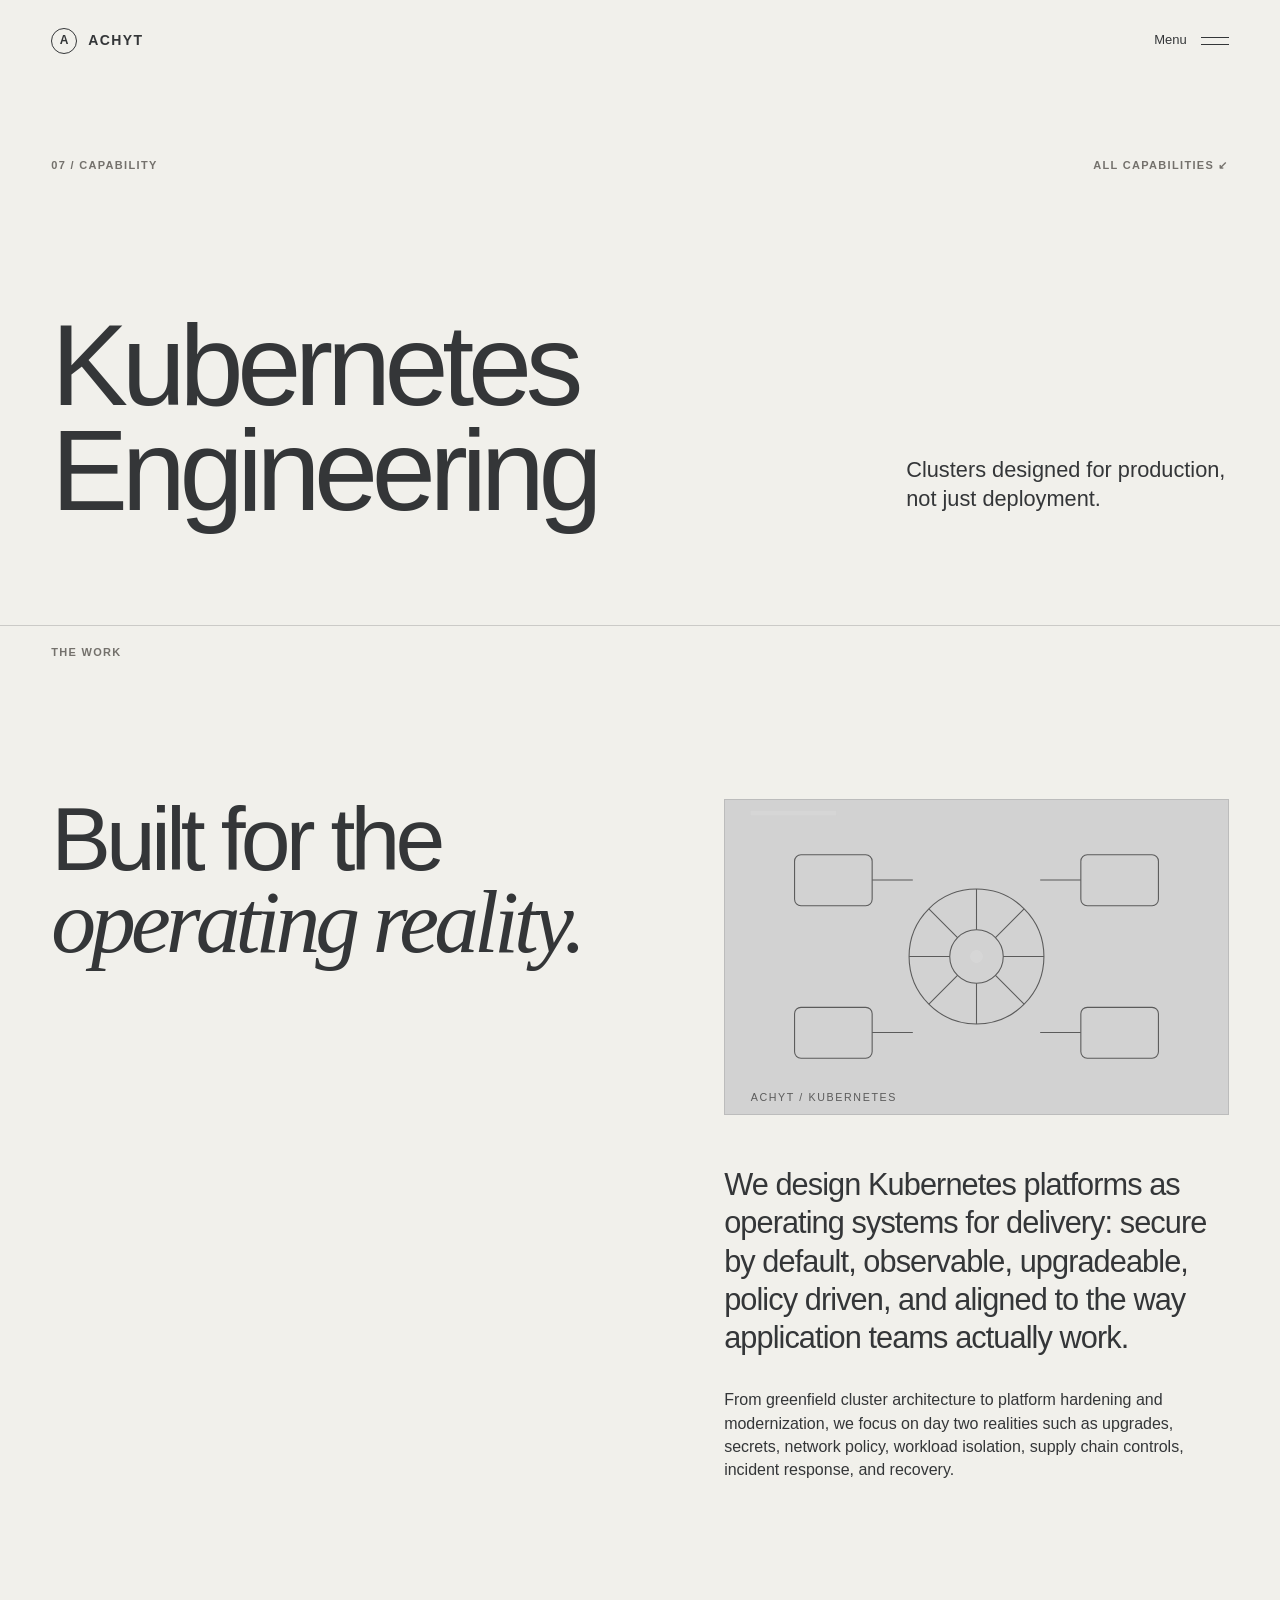
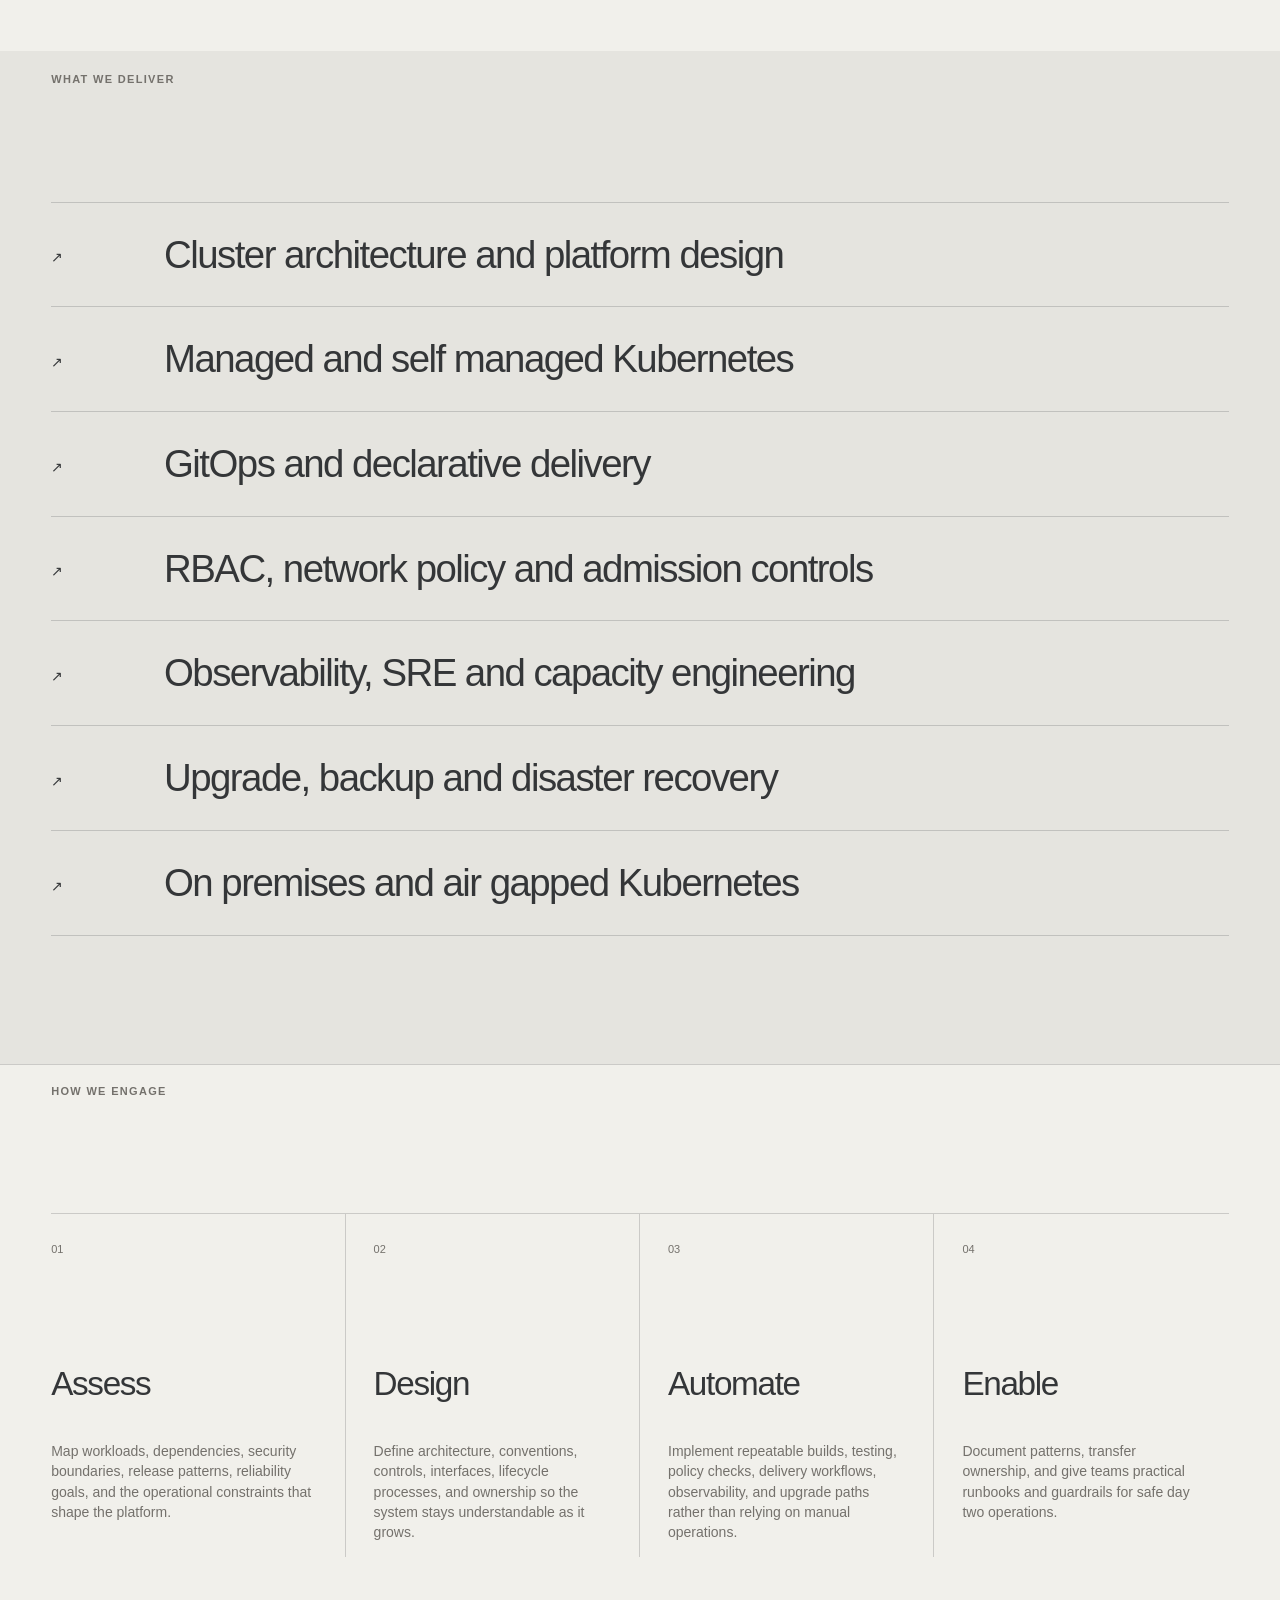
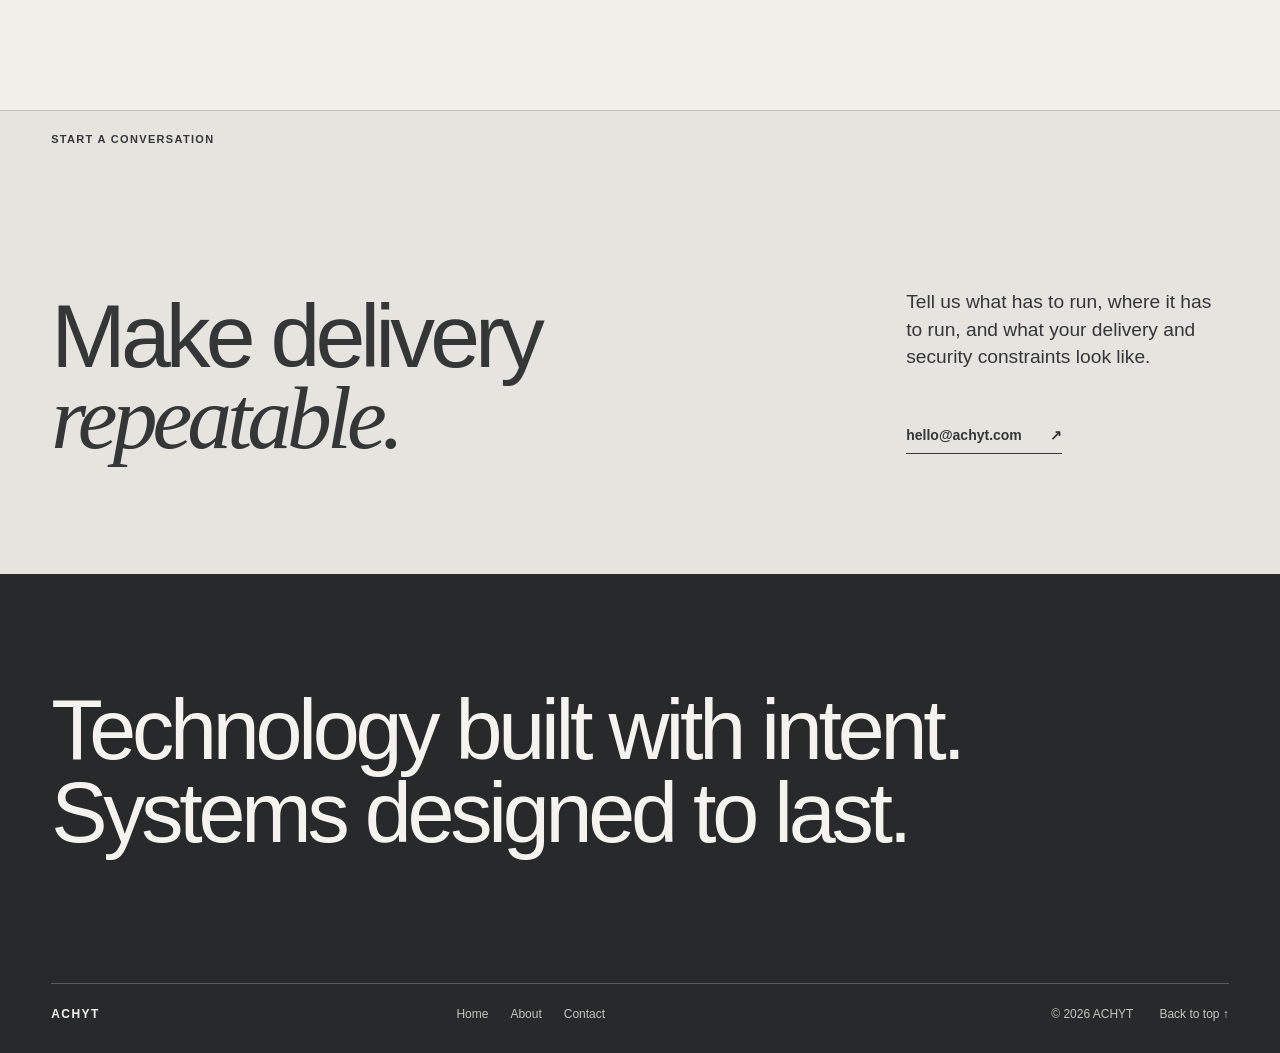
<file: kubernetes.html>
<!doctype html><html lang="en"><head><meta charset="utf-8"><meta name="viewport" content="width=device-width, initial-scale=1"><meta name="theme-color" content="#f2f1ec"><meta name="description" content="ACHYT designs, secures, automates, and operates Kubernetes platforms across cloud, on premises, and air gapped environments."><title>Kubernetes Engineering — ACHYT</title><link rel="canonical" href="https://achyt.com/kubernetes.html"><link rel="icon" href="favicon.svg" type="image/svg+xml"><link rel="stylesheet" href="styles.css"></head><body><a class="skip-link" href="#main">Skip to content</a>
<header class="site-header" data-header>
  <a class="brand" href="index.html" aria-label="ACHYT home"><span class="brand-mark">A</span><span class="brand-word">ACHYT</span></a>
  <button class="menu-toggle" type="button" aria-expanded="false" aria-controls="site-nav" data-menu-toggle><span class="menu-label">Menu</span><span class="menu-icon" aria-hidden="true"><i></i><i></i></span></button>
  <nav class="site-nav" id="site-nav" aria-label="Primary" data-nav>
    <div class="nav-inner">
      <div class="nav-primary">
        <a href="index.html">Home</a>
        <a href="index.html#approach">Approach</a>
        <a href="about.html">About</a>
        <a href="mailto:hello@achyt.com">Contact</a>
      </div>
      <div class="nav-services"><p>Capabilities</p><a href="ai-data.html"><span>01</span>AI & Data Systems</a><a href="cloud-platform.html"><span>02</span>Cloud & Platform Engineering</a><a href="security-devsecops.html"><span>03</span>Security & DevSecOps</a><a href="digital-delivery.html"><span>04</span>Digital Product Delivery</a><a href="on-prem.html"><span>05</span>On Premises Systems</a><a href="air-gapped.html"><span>06</span>Air Gapped Systems</a><a href="kubernetes.html"><span>07</span>Kubernetes Engineering</a><a href="helm-charts.html"><span>08</span>Helm Chart Engineering</a></div>
      <div class="nav-foot"><span>AI · CLOUD · SECURITY · PRIVATE INFRASTRUCTURE</span><a href="mailto:hello@achyt.com">hello@achyt.com ↗</a></div>
    </div>
  </nav>
</header><main id="main">
<section class="page-hero section-shell" id="top"><div class="page-kicker"><span>07 / CAPABILITY</span><a href="index.html#work">All capabilities ↙</a></div><div class="page-title"><h1>Kubernetes Engineering</h1><p>Clusters designed for production, not just deployment.</p></div></section>
<section class="service-intro section-shell ruled-section"><div class="section-index"><p>THE WORK</p></div><div class="service-intro-grid"><h2>Built for the<br><em>operating reality.</em></h2><div class="service-story"><figure class="service-visual"><img class="service-image" src="assets/kubernetes.svg" alt="Abstract Kubernetes cluster architecture illustration"></figure><div><p class="lead">We design Kubernetes platforms as operating systems for delivery: secure by default, observable, upgradeable, policy driven, and aligned to the way application teams actually work.</p><p>From greenfield cluster architecture to platform hardening and modernization, we focus on day two realities such as upgrades, secrets, network policy, workload isolation, supply chain controls, incident response, and recovery.</p></div></div></div></section>
<section class="service-list-wrap"><div class="section-shell"><div class="section-index"><p>WHAT WE DELIVER</p></div><ul class="service-list"><li>Cluster architecture and platform design</li><li>Managed and self managed Kubernetes</li><li>GitOps and declarative delivery</li><li>RBAC, network policy and admission controls</li><li>Observability, SRE and capacity engineering</li><li>Upgrade, backup and disaster recovery</li><li>On premises and air gapped Kubernetes</li></ul></div></section>
<section class="service-method section-shell ruled-section"><div class="section-index"><p>HOW WE ENGAGE</p></div><div class="method-grid"><div><span>01</span><h3>Assess</h3><p>Map workloads, dependencies, security boundaries, release patterns, reliability goals, and the operational constraints that shape the platform.</p></div><div><span>02</span><h3>Design</h3><p>Define architecture, conventions, controls, interfaces, lifecycle processes, and ownership so the system stays understandable as it grows.</p></div><div><span>03</span><h3>Automate</h3><p>Implement repeatable builds, testing, policy checks, delivery workflows, observability, and upgrade paths rather than relying on manual operations.</p></div><div><span>04</span><h3>Enable</h3><p>Document patterns, transfer ownership, and give teams practical runbooks and guardrails for safe day two operations.</p></div></div></section>
<section class="section-shell contact-section"><div class="contact-label">START A CONVERSATION</div><div class="contact-main"><h2>Make delivery<br><em>repeatable.</em></h2><div class="contact-side"><p>Tell us what has to run, where it has to run, and what your delivery and security constraints look like.</p><a class="contact-link" href="mailto:hello@achyt.com">hello@achyt.com <span>↗</span></a></div></div></section></main><footer class="site-footer"><div class="footer-statement">Technology built with intent.<br>Systems designed to last.</div><div class="footer-bottom"><div class="footer-brand">ACHYT</div><nav aria-label="Footer"><a href="index.html">Home</a><a href="about.html">About</a><a href="mailto:hello@achyt.com">Contact</a></nav><p>© <span data-year></span> ACHYT</p><a href="#top">Back to top ↑</a></div></footer><script src="script.js"></script></body></html>
</file>
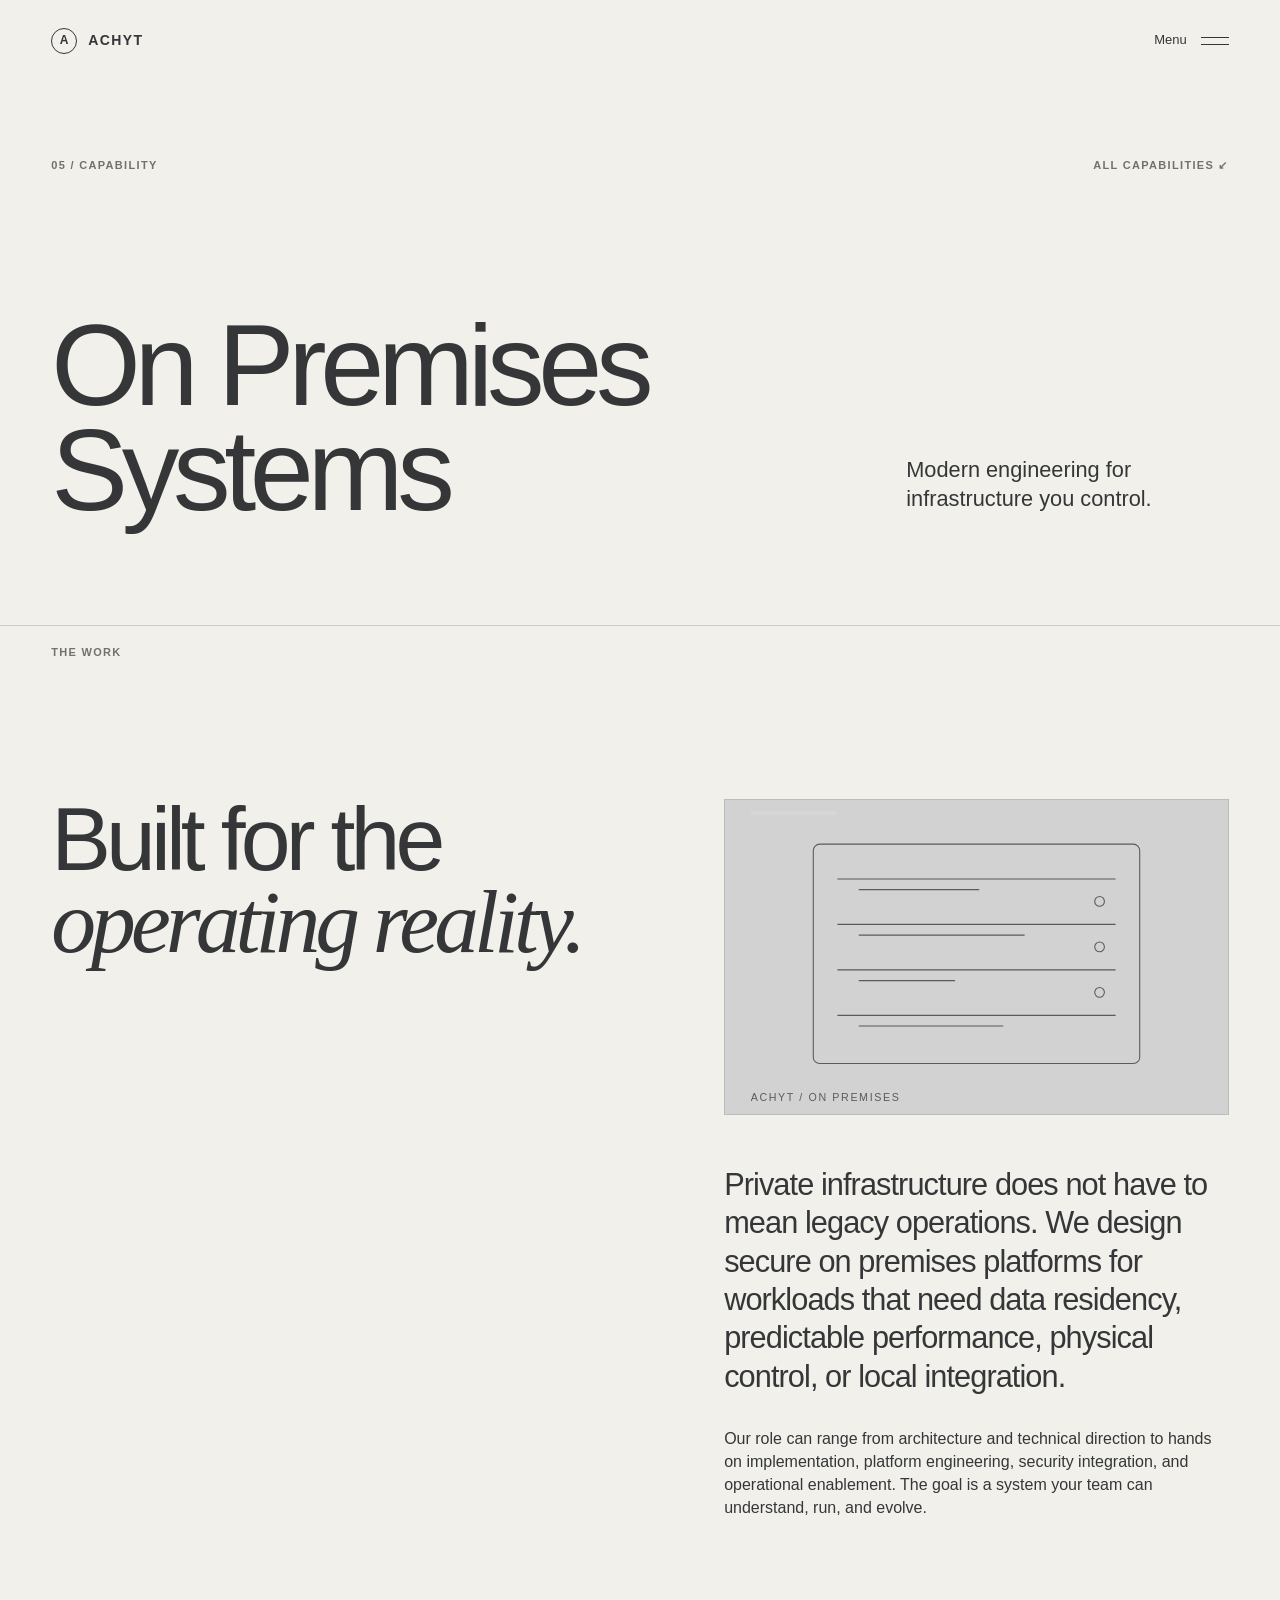
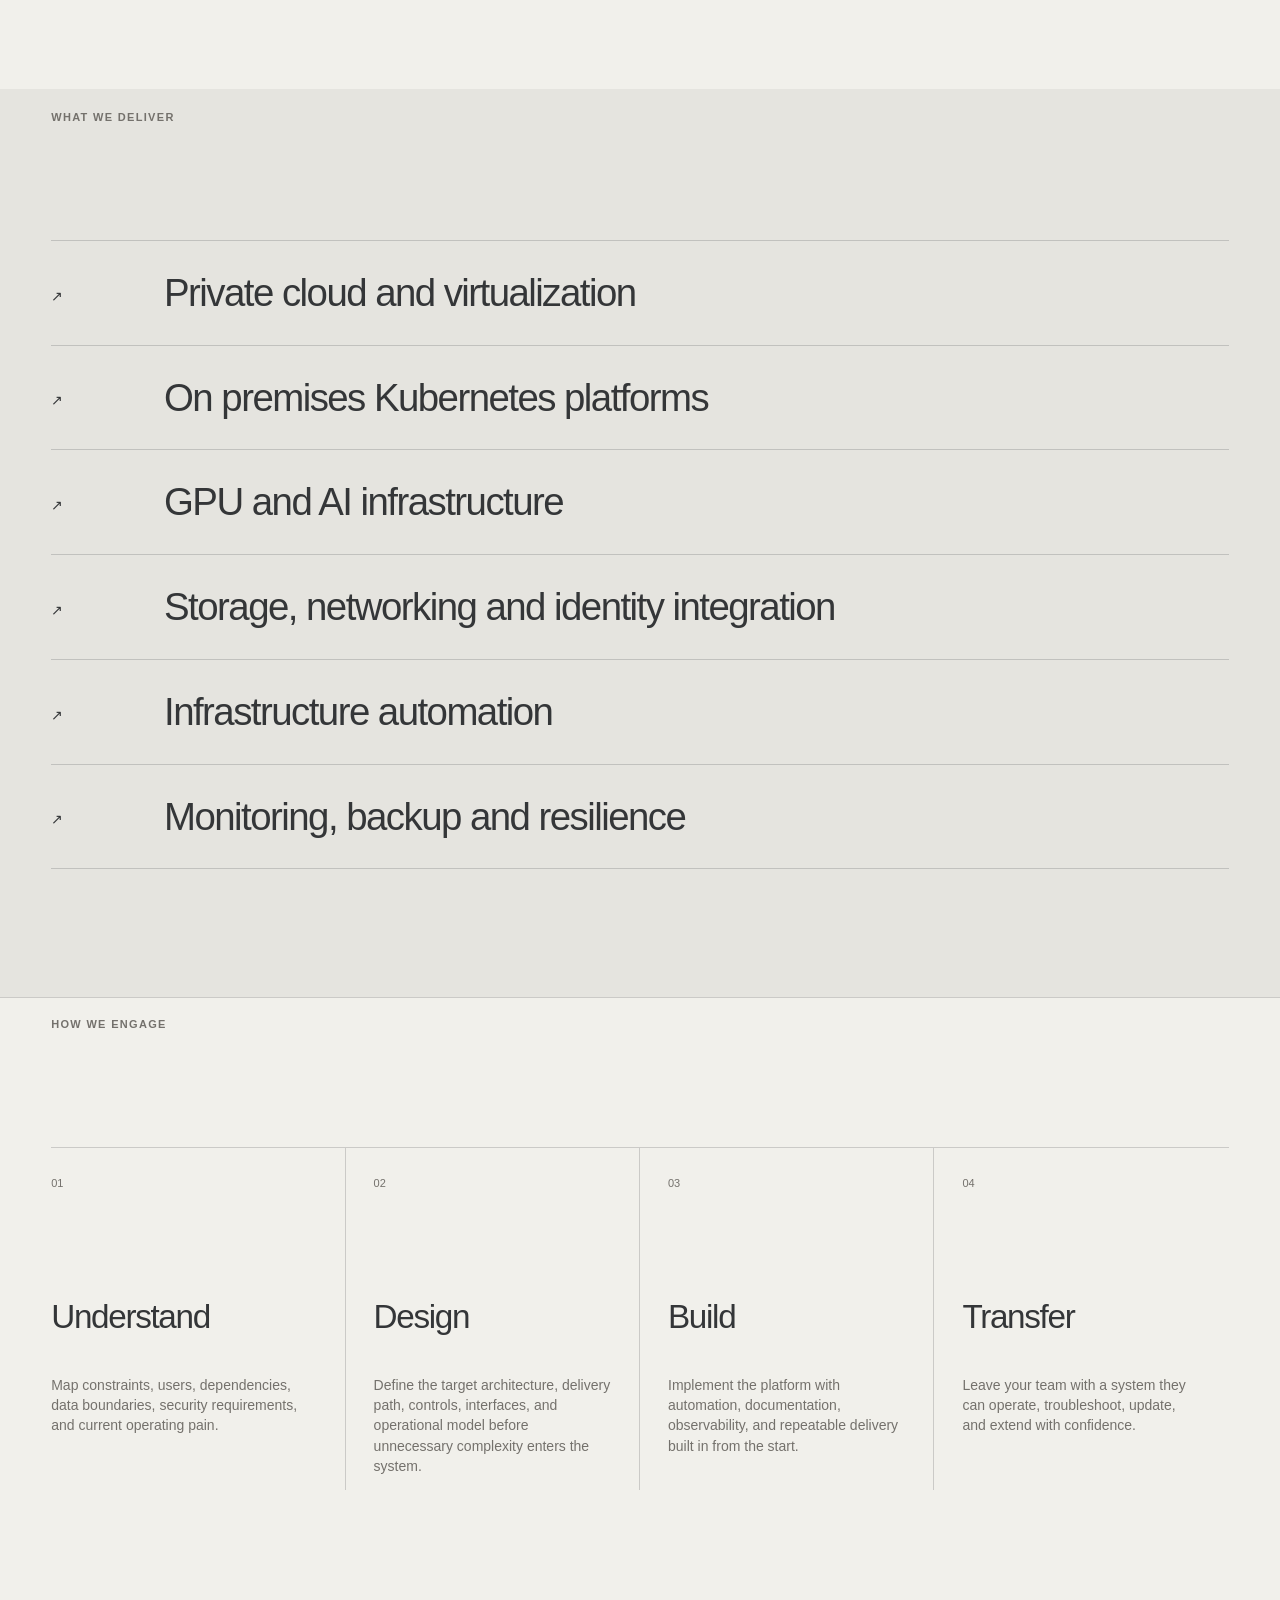
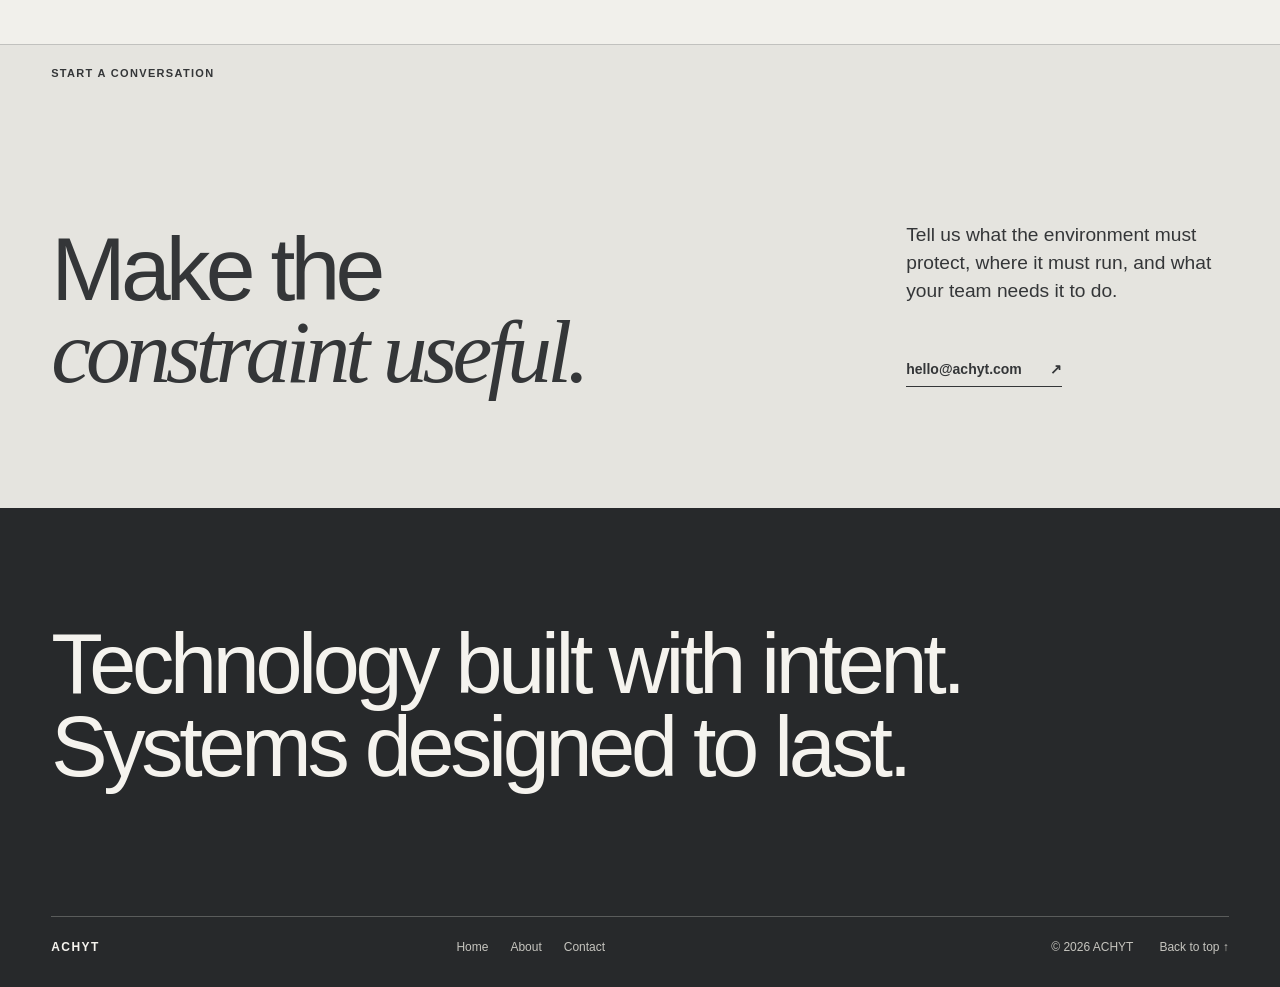
<file: on-prem.html>
<!doctype html><html lang="en"><head><meta charset="utf-8"><meta name="viewport" content="width=device-width, initial-scale=1"><meta name="theme-color" content="#f2f1ec"><meta name="description" content="Private infrastructure does not have to mean legacy operations. We design secure on premises platforms for workloads that need data residency, predictable performance, physical control, or local integration."><title>On Premises Systems — ACHYT</title><link rel="canonical" href="https://achyt.com/on-prem.html"><link rel="icon" href="favicon.svg" type="image/svg+xml"><link rel="stylesheet" href="styles.css"></head><body><a class="skip-link" href="#main">Skip to content</a>
<header class="site-header" data-header>
  <a class="brand" href="index.html" aria-label="ACHYT home"><span class="brand-mark">A</span><span class="brand-word">ACHYT</span></a>
  <button class="menu-toggle" type="button" aria-expanded="false" aria-controls="site-nav" data-menu-toggle><span class="menu-label">Menu</span><span class="menu-icon" aria-hidden="true"><i></i><i></i></span></button>
  <nav class="site-nav" id="site-nav" aria-label="Primary" data-nav>
    <div class="nav-inner">
      <div class="nav-primary">
        <a href="index.html">Home</a>
        <a href="index.html#approach">Approach</a>
        <a href="about.html">About</a>
        <a href="mailto:hello@achyt.com">Contact</a>
      </div>
      <div class="nav-services"><p>Capabilities</p><a href="ai-data.html"><span>01</span>AI & Data Systems</a><a href="cloud-platform.html"><span>02</span>Cloud & Platform Engineering</a><a href="security-devsecops.html"><span>03</span>Security & DevSecOps</a><a href="digital-delivery.html"><span>04</span>Digital Product Delivery</a><a href="on-prem.html"><span>05</span>On Premises Systems</a><a href="air-gapped.html"><span>06</span>Air Gapped Systems</a><a href="kubernetes.html"><span>07</span>Kubernetes Engineering</a><a href="helm-charts.html"><span>08</span>Helm Chart Engineering</a></div>
      <div class="nav-foot"><span>AI · KUBERNETES · CLOUD · SECURITY · PRIVATE INFRASTRUCTURE</span><a href="mailto:hello@achyt.com">hello@achyt.com ↗</a></div>
    </div>
  </nav>
</header><main id="main">
<section class="page-hero section-shell" id="top"><div class="page-kicker"><span>05 / CAPABILITY</span><a href="index.html#work">All capabilities ↙</a></div><div class="page-title"><h1>On Premises Systems</h1><p>Modern engineering for infrastructure you control.</p></div></section>
<section class="service-intro section-shell ruled-section"><div class="section-index"><p>THE WORK</p></div><div class="service-intro-grid"><h2>Built for the<br><em>operating reality.</em></h2><div class="service-story"><figure class="service-visual"><img class="service-image" src="assets/on-prem.svg" alt="Abstract technical illustration for On Premises Systems"></figure><div><p class="lead">Private infrastructure does not have to mean legacy operations. We design secure on premises platforms for workloads that need data residency, predictable performance, physical control, or local integration.</p><p>Our role can range from architecture and technical direction to hands on implementation, platform engineering, security integration, and operational enablement. The goal is a system your team can understand, run, and evolve.</p></div></div></div></section>
<section class="service-list-wrap"><div class="section-shell"><div class="section-index"><p>WHAT WE DELIVER</p></div><ul class="service-list"><li>Private cloud and virtualization</li><li>On premises Kubernetes platforms</li><li>GPU and AI infrastructure</li><li>Storage, networking and identity integration</li><li>Infrastructure automation</li><li>Monitoring, backup and resilience</li></ul></div></section>
<section class="service-method section-shell ruled-section"><div class="section-index"><p>HOW WE ENGAGE</p></div><div class="method-grid"><div><span>01</span><h3>Understand</h3><p>Map constraints, users, dependencies, data boundaries, security requirements, and current operating pain.</p></div><div><span>02</span><h3>Design</h3><p>Define the target architecture, delivery path, controls, interfaces, and operational model before unnecessary complexity enters the system.</p></div><div><span>03</span><h3>Build</h3><p>Implement the platform with automation, documentation, observability, and repeatable delivery built in from the start.</p></div><div><span>04</span><h3>Transfer</h3><p>Leave your team with a system they can operate, troubleshoot, update, and extend with confidence.</p></div></div></section>
<section class="section-shell contact-section"><div class="contact-label">START A CONVERSATION</div><div class="contact-main"><h2>Make the<br><em>constraint useful.</em></h2><div class="contact-side"><p>Tell us what the environment must protect, where it must run, and what your team needs it to do.</p><a class="contact-link" href="mailto:hello@achyt.com">hello@achyt.com <span>↗</span></a></div></div></section></main><footer class="site-footer"><div class="footer-statement">Technology built with intent.<br>Systems designed to last.</div><div class="footer-bottom"><div class="footer-brand">ACHYT</div><nav aria-label="Footer"><a href="index.html">Home</a><a href="about.html">About</a><a href="mailto:hello@achyt.com">Contact</a></nav><p>© <span data-year></span> ACHYT</p><a href="#top">Back to top ↑</a></div></footer><script src="script.js"></script></body></html>
</file>
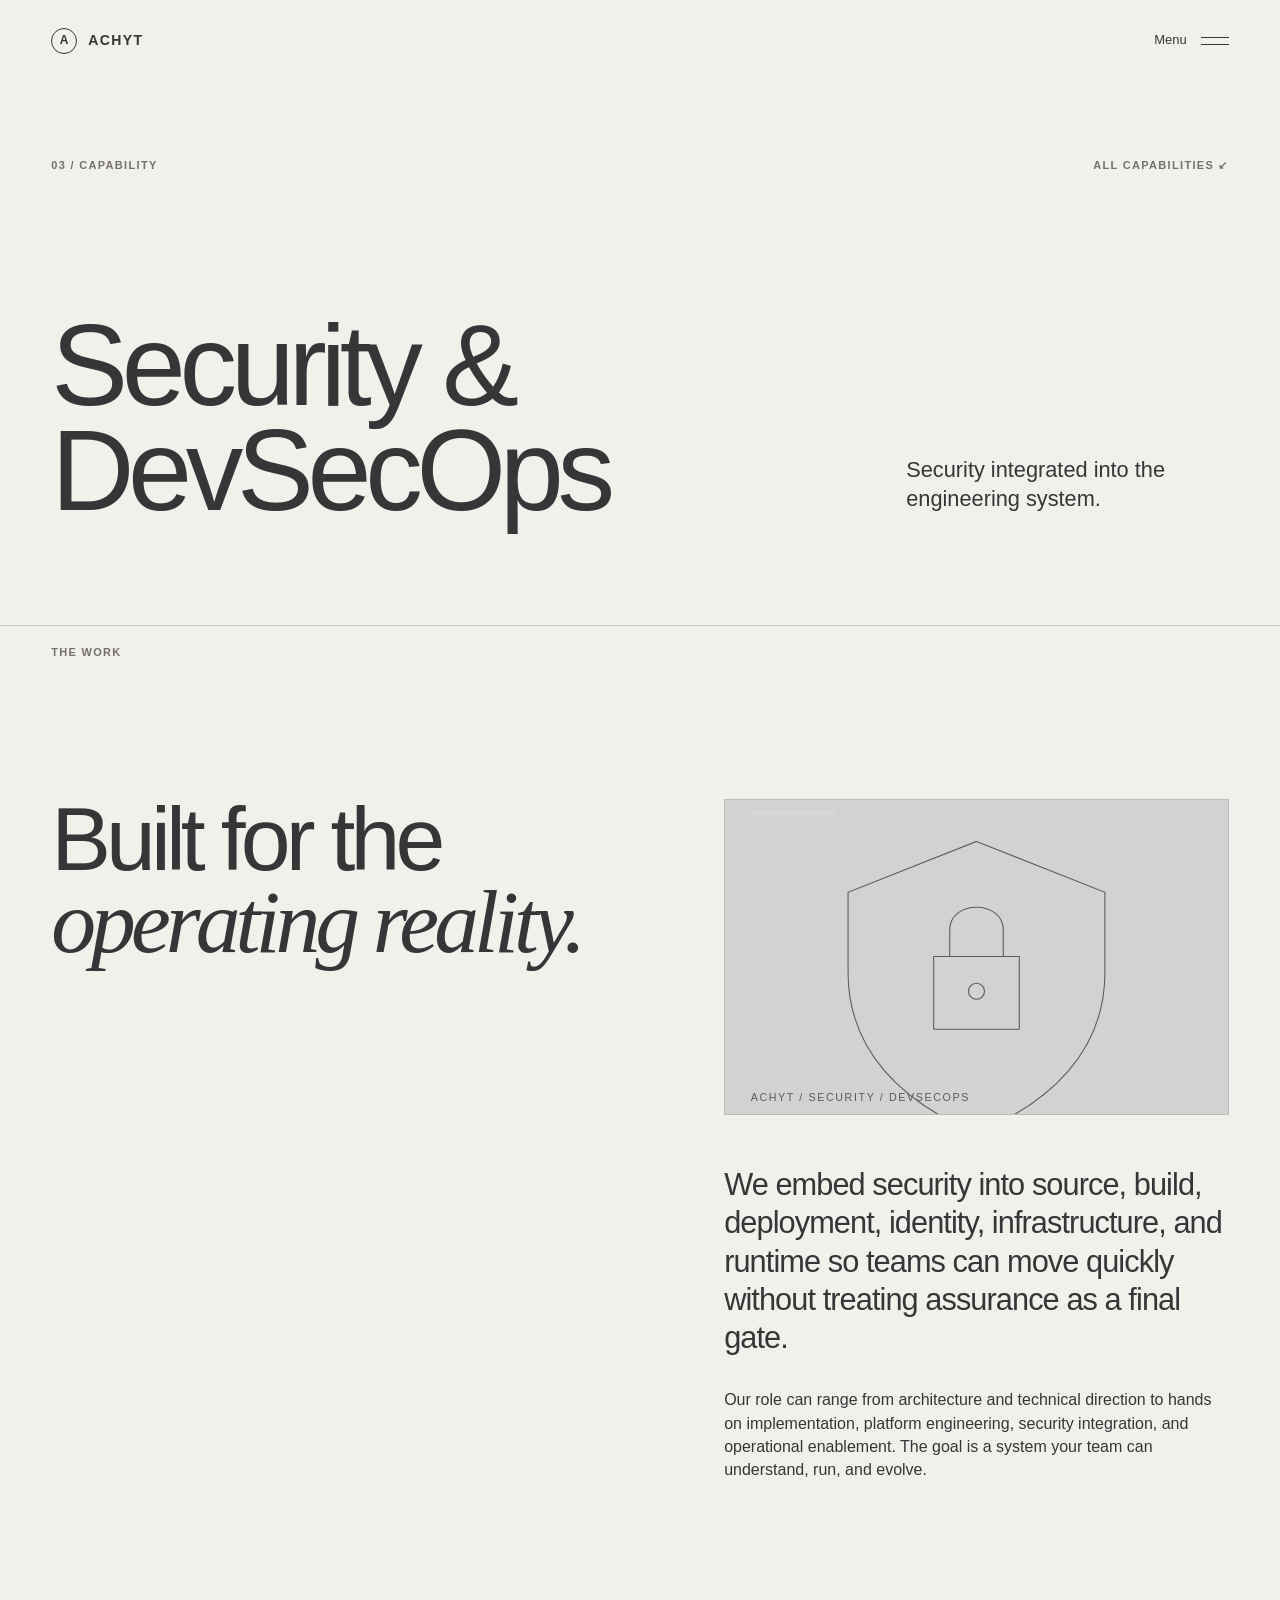
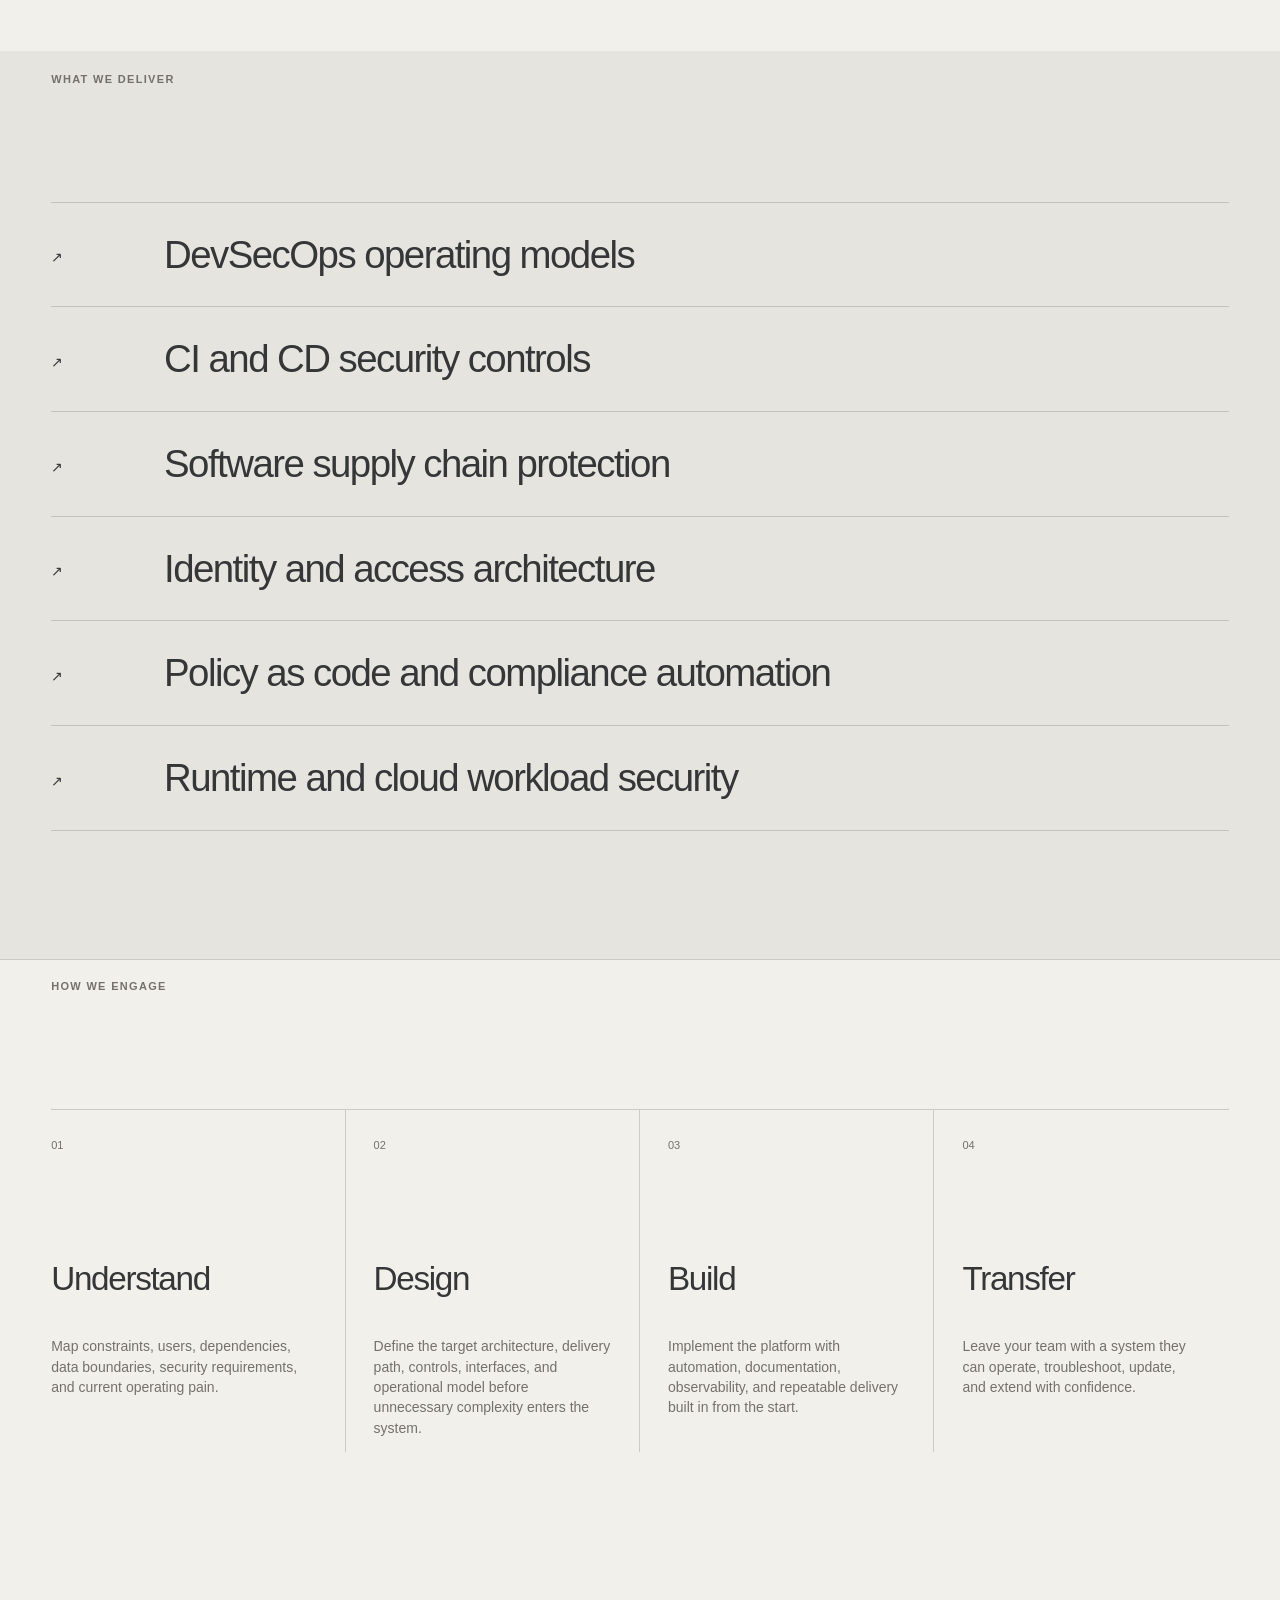
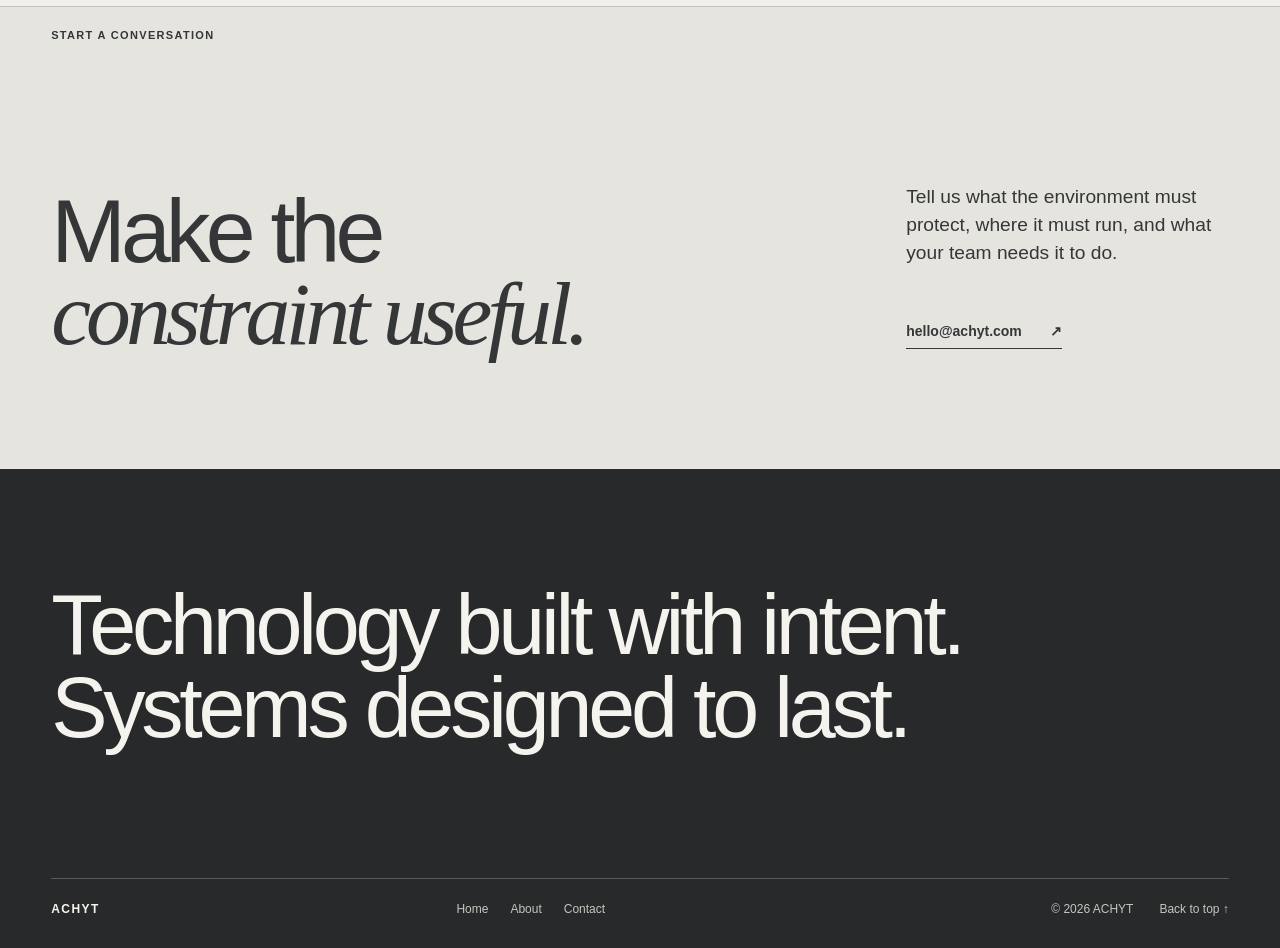
<file: security-devsecops.html>
<!doctype html><html lang="en"><head><meta charset="utf-8"><meta name="viewport" content="width=device-width, initial-scale=1"><meta name="theme-color" content="#f2f1ec"><meta name="description" content="We embed security into source, build, deployment, identity, infrastructure, and runtime so teams can move quickly without treating assurance as a final gate."><title>Security &amp; DevSecOps — ACHYT</title><link rel="canonical" href="https://achyt.com/security-devsecops.html"><link rel="icon" href="favicon.svg" type="image/svg+xml"><link rel="stylesheet" href="styles.css"></head><body><a class="skip-link" href="#main">Skip to content</a>
<header class="site-header" data-header>
  <a class="brand" href="index.html" aria-label="ACHYT home"><span class="brand-mark">A</span><span class="brand-word">ACHYT</span></a>
  <button class="menu-toggle" type="button" aria-expanded="false" aria-controls="site-nav" data-menu-toggle><span class="menu-label">Menu</span><span class="menu-icon" aria-hidden="true"><i></i><i></i></span></button>
  <nav class="site-nav" id="site-nav" aria-label="Primary" data-nav>
    <div class="nav-inner">
      <div class="nav-primary">
        <a href="index.html">Home</a>
        <a href="index.html#approach">Approach</a>
        <a href="about.html">About</a>
        <a href="mailto:hello@achyt.com">Contact</a>
      </div>
      <div class="nav-services"><p>Capabilities</p><a href="ai-data.html"><span>01</span>AI & Data Systems</a><a href="cloud-platform.html"><span>02</span>Cloud & Platform Engineering</a><a href="security-devsecops.html"><span>03</span>Security & DevSecOps</a><a href="digital-delivery.html"><span>04</span>Digital Product Delivery</a><a href="on-prem.html"><span>05</span>On Premises Systems</a><a href="air-gapped.html"><span>06</span>Air Gapped Systems</a><a href="kubernetes.html"><span>07</span>Kubernetes Engineering</a><a href="helm-charts.html"><span>08</span>Helm Chart Engineering</a></div>
      <div class="nav-foot"><span>AI · KUBERNETES · CLOUD · SECURITY · PRIVATE INFRASTRUCTURE</span><a href="mailto:hello@achyt.com">hello@achyt.com ↗</a></div>
    </div>
  </nav>
</header><main id="main">
<section class="page-hero section-shell" id="top"><div class="page-kicker"><span>03 / CAPABILITY</span><a href="index.html#work">All capabilities ↙</a></div><div class="page-title"><h1>Security & DevSecOps</h1><p>Security integrated into the engineering system.</p></div></section>
<section class="service-intro section-shell ruled-section"><div class="section-index"><p>THE WORK</p></div><div class="service-intro-grid"><h2>Built for the<br><em>operating reality.</em></h2><div class="service-story"><figure class="service-visual"><img class="service-image" src="assets/security.svg" alt="Abstract technical illustration for Security & DevSecOps"></figure><div><p class="lead">We embed security into source, build, deployment, identity, infrastructure, and runtime so teams can move quickly without treating assurance as a final gate.</p><p>Our role can range from architecture and technical direction to hands on implementation, platform engineering, security integration, and operational enablement. The goal is a system your team can understand, run, and evolve.</p></div></div></div></section>
<section class="service-list-wrap"><div class="section-shell"><div class="section-index"><p>WHAT WE DELIVER</p></div><ul class="service-list"><li>DevSecOps operating models</li><li>CI and CD security controls</li><li>Software supply chain protection</li><li>Identity and access architecture</li><li>Policy as code and compliance automation</li><li>Runtime and cloud workload security</li></ul></div></section>
<section class="service-method section-shell ruled-section"><div class="section-index"><p>HOW WE ENGAGE</p></div><div class="method-grid"><div><span>01</span><h3>Understand</h3><p>Map constraints, users, dependencies, data boundaries, security requirements, and current operating pain.</p></div><div><span>02</span><h3>Design</h3><p>Define the target architecture, delivery path, controls, interfaces, and operational model before unnecessary complexity enters the system.</p></div><div><span>03</span><h3>Build</h3><p>Implement the platform with automation, documentation, observability, and repeatable delivery built in from the start.</p></div><div><span>04</span><h3>Transfer</h3><p>Leave your team with a system they can operate, troubleshoot, update, and extend with confidence.</p></div></div></section>
<section class="section-shell contact-section"><div class="contact-label">START A CONVERSATION</div><div class="contact-main"><h2>Make the<br><em>constraint useful.</em></h2><div class="contact-side"><p>Tell us what the environment must protect, where it must run, and what your team needs it to do.</p><a class="contact-link" href="mailto:hello@achyt.com">hello@achyt.com <span>↗</span></a></div></div></section></main><footer class="site-footer"><div class="footer-statement">Technology built with intent.<br>Systems designed to last.</div><div class="footer-bottom"><div class="footer-brand">ACHYT</div><nav aria-label="Footer"><a href="index.html">Home</a><a href="about.html">About</a><a href="mailto:hello@achyt.com">Contact</a></nav><p>© <span data-year></span> ACHYT</p><a href="#top">Back to top ↑</a></div></footer><script src="script.js"></script></body></html>
</file>
<file: styles.css>
:root{--paper:#f1f0eb;--paper-soft:#e5e4df;--ink:#343638;--muted:#74716c;--line:rgba(52,54,56,.2);--dark:#27292b;--dark-soft:#303234;--light:#f5f3ee;--accent:#77736d;--max:1480px;--pad:clamp(22px,4vw,64px);--sans:"Helvetica Neue",Helvetica,Arial,sans-serif;--serif:Georgia,"Times New Roman",serif}*{box-sizing:border-box}html{scroll-behavior:smooth;background:var(--paper)}body{margin:0;background:var(--paper);color:var(--ink);font-family:var(--sans);font-size:16px;line-height:1.45;text-rendering:optimizeLegibility;-webkit-font-smoothing:antialiased}body.menu-open{overflow:hidden}a{color:inherit;text-decoration:none}button{font:inherit}.skip-link{position:fixed;left:12px;top:12px;transform:translateY(-160%);background:var(--dark);color:var(--light);padding:10px 14px;z-index:999}.skip-link:focus{transform:none}.site-header{position:sticky;top:0;z-index:90;height:82px;padding:0 var(--pad);display:flex;align-items:center;justify-content:space-between;border-bottom:1px solid transparent;transition:.25s}.site-header.scrolled{background:rgba(242,241,236,.94);backdrop-filter:blur(14px);border-bottom-color:var(--line)}.brand{display:inline-flex;align-items:center;gap:11px;letter-spacing:.1em;font-size:14px;font-weight:700;position:relative;z-index:100}.brand-mark{width:26px;height:26px;border:1.5px solid currentColor;display:inline-grid;place-items:center;border-radius:50%;font-size:12px;letter-spacing:0}.menu-toggle{display:inline-flex;align-items:center;gap:14px;border:0;background:transparent;padding:8px 0;color:var(--ink);cursor:pointer;position:relative;z-index:100;font-size:13px}.menu-icon{width:28px;height:16px;position:relative;display:block}.menu-icon i{position:absolute;left:0;width:28px;height:1px;background:currentColor;transition:transform .28s ease,top .28s ease}.menu-icon i:first-child{top:4px}.menu-icon i:last-child{top:11px}.menu-open .menu-icon i:first-child{top:8px;transform:rotate(45deg)}.menu-open .menu-icon i:last-child{top:8px;transform:rotate(-45deg)}.menu-open .brand,.menu-open .menu-toggle{color:var(--light)}.site-nav{position:fixed;inset:0;background:var(--dark);color:var(--light);transform:translateY(-101%);transition:transform .46s cubic-bezier(.2,.75,.2,1);z-index:95;overflow:auto}.site-nav.open{transform:none}.nav-inner{min-height:100%;max-width:var(--max);margin:auto;padding:130px var(--pad) 36px;display:grid;grid-template-columns:minmax(220px,.65fr) minmax(420px,1.35fr);gap:clamp(50px,10vw,150px);align-content:center}.nav-primary{display:flex;flex-direction:column}.nav-primary a{font-size:clamp(38px,5vw,76px);line-height:1.06;letter-spacing:-.045em;padding:8px 0}.nav-primary a:hover{font-family:var(--serif);font-style:italic}.nav-services{border-top:1px solid rgba(244,242,236,.3)}.nav-services>p{margin:0;padding:15px 0 24px;font-size:11px;letter-spacing:.12em;text-transform:uppercase;color:#c6c5bf}.nav-services>a{display:grid;grid-template-columns:48px 1fr;gap:12px;padding:10px 0;border-bottom:1px solid rgba(244,242,236,.2);font-size:clamp(18px,1.75vw,27px);letter-spacing:-.03em}.nav-services>a span{font-size:10px;letter-spacing:.08em;padding-top:8px;color:#b4b5ae}.nav-services>a:hover{padding-left:10px}.nav-foot{grid-column:1/-1;border-top:1px solid rgba(244,242,236,.3);padding-top:17px;display:flex;justify-content:space-between;font-size:11px;letter-spacing:.09em;color:#c6c5bf}.section-shell{max-width:var(--max);margin:0 auto;padding-left:var(--pad);padding-right:var(--pad)}.hero{min-height:calc(100svh - 82px);display:grid;grid-template-rows:auto 1fr auto;padding-top:clamp(30px,5vw,72px);padding-bottom:28px}.hero-meta,.hero-bottom,.signal-row{display:flex;align-items:flex-start;justify-content:space-between;gap:30px}.eyebrow,.micro-copy,.coordinate,.section-index,.contact-label,.signal-note,.page-kicker{margin:0;font-size:11px;line-height:1.25;font-weight:700;letter-spacing:.12em;text-transform:uppercase}.micro-copy,.coordinate,.signal-note{color:var(--muted)}.hero-copy{display:grid;grid-template-columns:minmax(0,1fr) minmax(260px,390px);gap:clamp(28px,6vw,90px);align-items:end;align-self:center;padding:clamp(55px,7vw,100px) 0}h1,h2,h3,p{margin-top:0}h1,h2{margin-bottom:0;font-weight:500;letter-spacing:-.055em;line-height:.91}h1{font-size:clamp(64px,10.1vw,155px);max-width:1100px}h1 em,h2 em{font-family:var(--serif);font-weight:400}.hero-intro{margin-bottom:.65em;font-size:clamp(17px,1.5vw,23px);line-height:1.37;letter-spacing:-.02em}.text-link,.contact-link{display:inline-flex;align-items:center;justify-content:space-between;gap:28px;border-bottom:1px solid currentColor;padding-bottom:7px;font-size:14px}.ruled-section{border-top:1px solid var(--line);padding-top:20px;padding-bottom:clamp(90px,12vw,180px)}.section-index{color:var(--muted)}.section-heading{display:grid;grid-template-columns:minmax(0,1.5fr) minmax(250px,.75fr);gap:clamp(35px,8vw,120px);align-items:end;margin:clamp(75px,10vw,140px) 0 clamp(60px,8vw,115px)}.section-heading h2,.about-title h2,.contact-main h2,.service-intro-grid h2{font-size:clamp(52px,7vw,104px)}.section-heading>p{max-width:440px;margin-bottom:.55em;font-size:clamp(16px,1.3vw,20px);color:var(--muted)}.capability-grid{border-top:1px solid var(--line)}.capability{display:grid;grid-template-columns:80px minmax(0,1fr) 40px;gap:clamp(18px,4vw,60px);padding:29px 0 34px;border-bottom:1px solid var(--line);transition:padding .25s ease}.capability:hover{padding-left:14px;padding-right:14px}.capability-number,.capability-arrow{font-size:12px;font-weight:700}.capability h3{margin-bottom:10px;font-size:clamp(26px,3vw,43px);font-weight:500;letter-spacing:-.04em}.capability p{max-width:730px;margin-bottom:0;color:var(--muted);font-size:15px}.capability-arrow{justify-self:end;align-self:start;font-size:22px;font-weight:400}.dark-section{max-width:none;background:var(--dark);color:var(--light);padding-top:22px;padding-bottom:clamp(90px,12vw,175px)}.dark-section>*{max-width:calc(var(--max) - (var(--pad)*2));margin-left:auto;margin-right:auto}.dark-section .section-index,.dark-section .section-heading>p,.dark-section .principle p{color:#c6c5bf}.principles{display:grid;grid-template-columns:repeat(3,1fr);border-top:1px solid rgba(243,241,234,.28)}.principle{min-height:310px;padding:25px 36px 0 0;border-right:1px solid rgba(243,241,234,.28)}.principle+.principle{padding-left:36px}.principle:last-child{border-right:0}.principle>span{display:block;margin-bottom:90px;font-size:11px;color:#c0c0b9}.principle h3{margin-bottom:13px;font-size:clamp(27px,3vw,39px);font-weight:500;letter-spacing:-.04em}.principle p{max-width:350px;margin-bottom:0;font-size:14px}.signal-section{max-width:none;padding-top:clamp(70px,9vw,130px);padding-bottom:clamp(70px,9vw,130px);overflow:hidden}.signal-section>*{max-width:calc(var(--max) - (var(--pad)*2));margin-left:auto;margin-right:auto}.signal-lockup{text-align:center;padding:clamp(70px,10vw,150px) 0 clamp(70px,9vw,130px)}.signal-lockup h2{font-size:clamp(42px,8.2vw,126px);white-space:nowrap}.signal-lockup h2 span{display:inline-block;padding:0 .08em;font-family:var(--serif);font-weight:400}.signal-lockup p{margin:20px 0 0;color:var(--muted)}.signal-line{display:grid;grid-template-columns:repeat(5,1fr);gap:6px;height:7px}.signal-line span{background:var(--ink)}.signal-line span:nth-child(2),.signal-line span:nth-child(4){opacity:.38}.signal-line span:nth-child(3){background:#8a867f}.environment-pair{display:grid;grid-template-columns:1fr 1fr;border-top:1px solid var(--line)}.environment-pair a{min-height:340px;padding:26px 36px 30px 0;border-right:1px solid var(--line);display:flex;flex-direction:column}.environment-pair a+a{padding-left:36px;border-right:0}.environment-pair span{font-size:11px;letter-spacing:.12em}.environment-pair h3{font-size:clamp(34px,4vw,62px);font-weight:500;letter-spacing:-.045em;margin:auto 0 18px}.environment-pair p{max-width:480px;color:var(--muted)}.environment-pair strong{font-size:13px;margin-top:18px}.contact-section{max-width:none;background:var(--paper-soft);border-top:1px solid var(--line);padding-top:22px;padding-bottom:clamp(70px,9vw,130px)}.contact-section>*{max-width:calc(var(--max) - (var(--pad)*2));margin-left:auto;margin-right:auto}.contact-main{display:grid;grid-template-columns:minmax(0,1.4fr) minmax(270px,.6fr);gap:clamp(35px,8vw,120px);align-items:end;padding-top:clamp(80px,11vw,170px)}.contact-side{max-width:470px;padding-bottom:5px}.contact-side p{font-size:clamp(17px,1.5vw,21px)}.contact-link{margin-top:35px;font-weight:700}.site-footer{background:var(--dark);color:var(--light);padding:clamp(70px,9vw,120px) var(--pad) 30px}.footer-statement,.footer-bottom{max-width:calc(var(--max) - (var(--pad)*2));margin-left:auto;margin-right:auto}.footer-statement{font-size:clamp(45px,6.6vw,96px);line-height:.98;letter-spacing:-.05em;padding-bottom:clamp(75px,10vw,145px)}.footer-bottom{display:grid;grid-template-columns:1.2fr 1.8fr auto auto;gap:26px;align-items:end;border-top:1px solid rgba(243,241,234,.25);padding-top:22px;font-size:12px;color:#c6c5bf}.footer-brand{color:var(--light);font-weight:700;letter-spacing:.12em}.footer-bottom nav{display:flex;gap:22px}.footer-bottom p{margin:0}.page-hero{padding-top:clamp(38px,6vw,80px);padding-bottom:clamp(70px,8vw,115px)}.page-kicker{display:flex;justify-content:space-between;color:var(--muted)}.page-title{display:grid;grid-template-columns:minmax(0,1.4fr) minmax(280px,.6fr);gap:clamp(40px,8vw,120px);align-items:end;padding-top:clamp(90px,11vw,170px)}.page-title h1{font-size:clamp(65px,9vw,138px)}.page-title p{font-size:clamp(19px,1.7vw,26px);line-height:1.3;margin:0 0 10px}.visual-section{display:none}.service-image{display:block;width:100%;height:auto;object-fit:cover;background:var(--paper-soft);filter:grayscale(1) contrast(.92);border:1px solid var(--line)}.service-intro-grid{display:grid;grid-template-columns:1.05fr .95fr;gap:clamp(55px,9vw,140px);padding-top:clamp(80px,10vw,145px)}.service-story{display:grid;gap:clamp(28px,4vw,52px)}.service-visual{margin:0;max-width:680px}.service-visual .service-image{aspect-ratio:16/10}.service-intro-grid .lead{font-size:clamp(22px,2.4vw,36px);line-height:1.25;letter-spacing:-.03em}.service-intro-grid>div>p:last-child{max-width:650px;color:var(--muted);font-size:17px}.service-list-wrap{background:var(--paper-soft);padding:22px 0 clamp(90px,10vw,150px)}.service-list{list-style:none;margin:clamp(70px,9vw,120px) 0 0;padding:0;border-top:1px solid var(--line)}.service-list li{padding:24px 0;border-bottom:1px solid var(--line);font-size:clamp(25px,3vw,44px);letter-spacing:-.04em}.service-list li::before{content:"↗";font-size:14px;margin-right:clamp(35px,8vw,120px);vertical-align:middle}.method-grid{display:grid;grid-template-columns:repeat(4,1fr);border-top:1px solid var(--line);margin-top:clamp(70px,9vw,120px)}.method-grid>div{padding:22px 28px 0 0;min-height:330px;border-right:1px solid var(--line)}.method-grid>div+div{padding-left:28px}.method-grid>div:last-child{border-right:0}.method-grid span{font-size:11px;color:var(--muted)}.method-grid h3{margin-top:100px;font-size:clamp(25px,2.6vw,38px);font-weight:500;letter-spacing:-.04em}.method-grid p{font-size:14px;color:var(--muted)}.about-feature{display:grid;grid-template-columns:1fr 1fr;gap:60px;padding-bottom:clamp(90px,11vw,170px)}.about-feature-copy{align-self:end}.about-feature-copy h2{font-size:clamp(42px,5vw,78px);margin-top:40px}.about-feature-art{height:560px;background:var(--paper-soft);padding:45px;display:grid;grid-template-columns:repeat(3,1fr);gap:16px;align-items:end}.about-feature-art div{background:var(--ink);height:38%}.about-feature-art div:nth-child(2){height:70%;background:#8a867f}.about-feature-art div:nth-child(3){height:100%}.about-grid{display:grid;grid-template-columns:minmax(0,1.3fr) minmax(300px,.7fr);gap:clamp(40px,9vw,140px);margin:clamp(80px,11vw,150px) 0 110px}.about-copy{padding-top:8px;font-size:clamp(18px,1.6vw,23px);line-height:1.42}.facts{display:grid;grid-template-columns:repeat(4,1fr);border-top:1px solid var(--line);border-bottom:1px solid var(--line)}.facts>div{min-height:160px;display:flex;flex-direction:column;justify-content:space-between;padding:20px 25px 22px 0;border-right:1px solid var(--line)}.facts>div+div{padding-left:25px}.facts>div:last-child{border-right:0}.facts span{font-size:11px;color:var(--muted)}.facts p{margin-bottom:0;font-size:18px;letter-spacing:-.02em}@media(max-width:960px){.site-header{height:72px}.nav-inner{grid-template-columns:1fr;padding-top:110px;align-content:start}.nav-services{margin-top:30px}.nav-foot{grid-column:1;flex-direction:column;gap:10px;margin-top:35px}.hero{min-height:calc(100svh - 72px)}.hero-copy,.section-heading,.contact-main,.page-title,.service-intro-grid,.about-grid,.about-feature{grid-template-columns:1fr}.hero-intro,.section-heading>p{max-width:620px}.principles,.method-grid{grid-template-columns:1fr}.principle,.principle+.principle,.method-grid>div,.method-grid>div+div{min-height:0;padding:24px 0 30px;border-right:0;border-bottom:1px solid rgba(243,241,234,.28)}.method-grid>div,.method-grid>div+div{border-bottom:1px solid var(--line)}.principle>span{margin-bottom:45px}.method-grid h3{margin-top:45px}.environment-pair{grid-template-columns:1fr}.environment-pair a,.environment-pair a+a{padding:25px 0 30px;border-right:0;border-bottom:1px solid var(--line);min-height:260px}.footer-bottom{grid-template-columns:1fr 1fr}.signal-lockup h2{white-space:normal}.service-visual{max-width:760px}.service-image{height:auto;max-height:none}.about-feature-art{height:420px}}@media(max-width:620px){:root{--pad:20px}.menu-label{display:none}.hero-meta,.hero-bottom,.signal-row{gap:16px}.hero-meta,.signal-row{flex-direction:column}h1{font-size:clamp(58px,17vw,88px)}.hero-copy{padding:52px 0 48px}.section-heading h2,.about-title h2,.contact-main h2,.service-intro-grid h2{font-size:clamp(48px,14vw,72px)}.capability{grid-template-columns:38px minmax(0,1fr) 24px;gap:12px}.capability:hover{padding-left:0;padding-right:0}.signal-lockup{text-align:left}.signal-lockup h2{font-size:clamp(52px,17vw,82px);line-height:.92}.signal-lockup h2 span{display:block;width:max-content}.dark-section>*,.signal-section>*,.contact-section>*{max-width:none}.footer-bottom{grid-template-columns:1fr;align-items:start}.footer-bottom nav{flex-wrap:wrap}.page-kicker{gap:20px}.page-title{padding-top:75px}.page-title h1{font-size:clamp(56px,16vw,84px)}.service-image{height:auto}.service-list li::before{margin-right:22px}.method-grid{margin-top:55px}.about-feature-art{height:320px}.facts{grid-template-columns:1fr}.facts>div,.facts>div+div{min-height:105px;padding:16px 0 18px;border-right:0;border-bottom:1px solid var(--line)}}@media(min-width:961px) and (max-height:820px){.nav-inner{padding-top:98px}.nav-services{display:grid;grid-template-columns:1fr 1fr;column-gap:32px;align-content:start}.nav-services p{grid-column:1/-1}.nav-services a{font-size:clamp(16px,1.45vw,22px);padding:8px 0}.nav-foot{margin-top:16px}}
</file>
